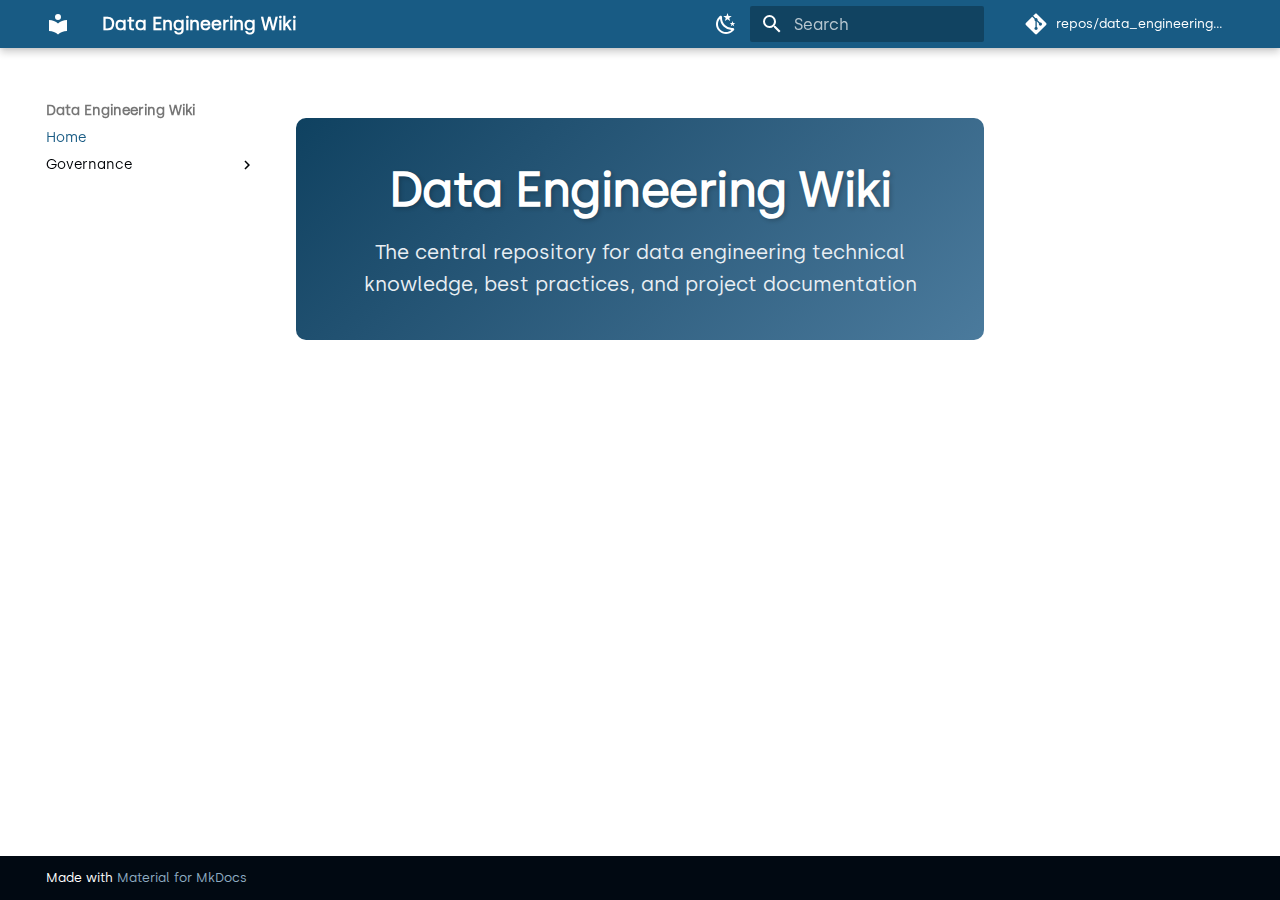
<file: index.html>
<!doctype html>
<html lang="en" class="no-js">
  <head>
    
      <meta charset="utf-8">
      <meta name="viewport" content="width=device-width,initial-scale=1">
      
        <meta name="description" content="This wiki site documents all data engineering designs, practices & processes.">
      
      
        <meta name="author" content="Oliver Boult">
      
      
      
      
        <link rel="next" href="wiki_governance/contribution_guidelines/">
      
      
        
      
      
      <link rel="icon" href="assets/images/favicon.png">
      <meta name="generator" content="mkdocs-1.6.1, mkdocs-material-9.7.1">
    
    
      
        <title>Data Engineering Wiki</title>
      
    
    
      <link rel="stylesheet" href="assets/stylesheets/main.484c7ddc.min.css">
      
        
        <link rel="stylesheet" href="assets/stylesheets/palette.ab4e12ef.min.css">
      
      


    
    
      
    
    
      
        
        
        <link rel="preconnect" href="https://fonts.gstatic.com" crossorigin>
        <link rel="stylesheet" href="https://fonts.googleapis.com/css?family=Roboto:300,300i,400,400i,700,700i%7CRoboto+Mono:400,400i,700,700i&display=fallback">
        <style>:root{--md-text-font:"Roboto";--md-code-font:"Roboto Mono"}</style>
      
    
    
      <link rel="stylesheet" href="styles/style.css">
    
    <script>__md_scope=new URL(".",location),__md_hash=e=>[...e].reduce(((e,_)=>(e<<5)-e+_.charCodeAt(0)),0),__md_get=(e,_=localStorage,t=__md_scope)=>JSON.parse(_.getItem(t.pathname+"."+e)),__md_set=(e,_,t=localStorage,a=__md_scope)=>{try{t.setItem(a.pathname+"."+e,JSON.stringify(_))}catch(e){}}</script>
    
      

    
    
  </head>
  
  
    
    
      
    
    
    
    
    <body dir="ltr" data-md-color-scheme="default" data-md-color-primary="custom" data-md-color-accent="custom">
  
    
    <input class="md-toggle" data-md-toggle="drawer" type="checkbox" id="__drawer" autocomplete="off">
    <input class="md-toggle" data-md-toggle="search" type="checkbox" id="__search" autocomplete="off">
    <label class="md-overlay" for="__drawer"></label>
    <div data-md-component="skip">
      
    </div>
    <div data-md-component="announce">
      
    </div>
    
    
      

  

<header class="md-header md-header--shadow" data-md-component="header">
  <nav class="md-header__inner md-grid" aria-label="Header">
    <a href="." title="Data Engineering Wiki" class="md-header__button md-logo" aria-label="Data Engineering Wiki" data-md-component="logo">
      
  
  <svg xmlns="http://www.w3.org/2000/svg" viewBox="0 0 24 24"><path d="M12 8a3 3 0 0 0 3-3 3 3 0 0 0-3-3 3 3 0 0 0-3 3 3 3 0 0 0 3 3m0 3.54C9.64 9.35 6.5 8 3 8v11c3.5 0 6.64 1.35 9 3.54 2.36-2.19 5.5-3.54 9-3.54V8c-3.5 0-6.64 1.35-9 3.54"/></svg>

    </a>
    <label class="md-header__button md-icon" for="__drawer">
      
      <svg xmlns="http://www.w3.org/2000/svg" viewBox="0 0 24 24"><path d="M3 6h18v2H3zm0 5h18v2H3zm0 5h18v2H3z"/></svg>
    </label>
    <div class="md-header__title" data-md-component="header-title">
      <div class="md-header__ellipsis">
        <div class="md-header__topic">
          <span class="md-ellipsis">
            Data Engineering Wiki
          </span>
        </div>
        <div class="md-header__topic" data-md-component="header-topic">
          <span class="md-ellipsis">
            
              Home
            
          </span>
        </div>
      </div>
    </div>
    
      
        <form class="md-header__option" data-md-component="palette">
  
    
    
    
    <input class="md-option" data-md-color-media="" data-md-color-scheme="default" data-md-color-primary="custom" data-md-color-accent="custom"  aria-label="Switch to dark mode"  type="radio" name="__palette" id="__palette_0">
    
      <label class="md-header__button md-icon" title="Switch to dark mode" for="__palette_1" hidden>
        <svg xmlns="http://www.w3.org/2000/svg" viewBox="0 0 24 24"><path d="m17.75 4.09-2.53 1.94.91 3.06-2.63-1.81-2.63 1.81.91-3.06-2.53-1.94L12.44 4l1.06-3 1.06 3zm3.5 6.91-1.64 1.25.59 1.98-1.7-1.17-1.7 1.17.59-1.98L15.75 11l2.06-.05L18.5 9l.69 1.95zm-2.28 4.95c.83-.08 1.72 1.1 1.19 1.85-.32.45-.66.87-1.08 1.27C15.17 23 8.84 23 4.94 19.07c-3.91-3.9-3.91-10.24 0-14.14.4-.4.82-.76 1.27-1.08.75-.53 1.93.36 1.85 1.19-.27 2.86.69 5.83 2.89 8.02a9.96 9.96 0 0 0 8.02 2.89m-1.64 2.02a12.08 12.08 0 0 1-7.8-3.47c-2.17-2.19-3.33-5-3.49-7.82-2.81 3.14-2.7 7.96.31 10.98 3.02 3.01 7.84 3.12 10.98.31"/></svg>
      </label>
    
  
    
    
    
    <input class="md-option" data-md-color-media="" data-md-color-scheme="slate" data-md-color-primary="custom" data-md-color-accent="custom"  aria-label="Switch to light mode"  type="radio" name="__palette" id="__palette_1">
    
      <label class="md-header__button md-icon" title="Switch to light mode" for="__palette_0" hidden>
        <svg xmlns="http://www.w3.org/2000/svg" viewBox="0 0 24 24"><path d="M12 7a5 5 0 0 1 5 5 5 5 0 0 1-5 5 5 5 0 0 1-5-5 5 5 0 0 1 5-5m0 2a3 3 0 0 0-3 3 3 3 0 0 0 3 3 3 3 0 0 0 3-3 3 3 0 0 0-3-3m0-7 2.39 3.42C13.65 5.15 12.84 5 12 5s-1.65.15-2.39.42zM3.34 7l4.16-.35A7.2 7.2 0 0 0 5.94 8.5c-.44.74-.69 1.5-.83 2.29zm.02 10 1.76-3.77a7.131 7.131 0 0 0 2.38 4.14zM20.65 7l-1.77 3.79a7.02 7.02 0 0 0-2.38-4.15zm-.01 10-4.14.36c.59-.51 1.12-1.14 1.54-1.86.42-.73.69-1.5.83-2.29zM12 22l-2.41-3.44c.74.27 1.55.44 2.41.44.82 0 1.63-.17 2.37-.44z"/></svg>
      </label>
    
  
</form>
      
    
    
      <script>var palette=__md_get("__palette");if(palette&&palette.color){if("(prefers-color-scheme)"===palette.color.media){var media=matchMedia("(prefers-color-scheme: light)"),input=document.querySelector(media.matches?"[data-md-color-media='(prefers-color-scheme: light)']":"[data-md-color-media='(prefers-color-scheme: dark)']");palette.color.media=input.getAttribute("data-md-color-media"),palette.color.scheme=input.getAttribute("data-md-color-scheme"),palette.color.primary=input.getAttribute("data-md-color-primary"),palette.color.accent=input.getAttribute("data-md-color-accent")}for(var[key,value]of Object.entries(palette.color))document.body.setAttribute("data-md-color-"+key,value)}</script>
    
    
    
      
      
        <label class="md-header__button md-icon" for="__search">
          
          <svg xmlns="http://www.w3.org/2000/svg" viewBox="0 0 24 24"><path d="M9.5 3A6.5 6.5 0 0 1 16 9.5c0 1.61-.59 3.09-1.56 4.23l.27.27h.79l5 5-1.5 1.5-5-5v-.79l-.27-.27A6.52 6.52 0 0 1 9.5 16 6.5 6.5 0 0 1 3 9.5 6.5 6.5 0 0 1 9.5 3m0 2C7 5 5 7 5 9.5S7 14 9.5 14 14 12 14 9.5 12 5 9.5 5"/></svg>
        </label>
        <div class="md-search" data-md-component="search" role="dialog">
  <label class="md-search__overlay" for="__search"></label>
  <div class="md-search__inner" role="search">
    <form class="md-search__form" name="search">
      <input type="text" class="md-search__input" name="query" aria-label="Search" placeholder="Search" autocapitalize="off" autocorrect="off" autocomplete="off" spellcheck="false" data-md-component="search-query" required>
      <label class="md-search__icon md-icon" for="__search">
        
        <svg xmlns="http://www.w3.org/2000/svg" viewBox="0 0 24 24"><path d="M9.5 3A6.5 6.5 0 0 1 16 9.5c0 1.61-.59 3.09-1.56 4.23l.27.27h.79l5 5-1.5 1.5-5-5v-.79l-.27-.27A6.52 6.52 0 0 1 9.5 16 6.5 6.5 0 0 1 3 9.5 6.5 6.5 0 0 1 9.5 3m0 2C7 5 5 7 5 9.5S7 14 9.5 14 14 12 14 9.5 12 5 9.5 5"/></svg>
        
        <svg xmlns="http://www.w3.org/2000/svg" viewBox="0 0 24 24"><path d="M20 11v2H8l5.5 5.5-1.42 1.42L4.16 12l7.92-7.92L13.5 5.5 8 11z"/></svg>
      </label>
      <nav class="md-search__options" aria-label="Search">
        
          <a href="javascript:void(0)" class="md-search__icon md-icon" title="Share" aria-label="Share" data-clipboard data-clipboard-text="" data-md-component="search-share" tabindex="-1">
            
            <svg xmlns="http://www.w3.org/2000/svg" viewBox="0 0 24 24"><path d="M18 16.08c-.76 0-1.44.3-1.96.77L8.91 12.7c.05-.23.09-.46.09-.7s-.04-.47-.09-.7l7.05-4.11c.54.5 1.25.81 2.04.81a3 3 0 0 0 3-3 3 3 0 0 0-3-3 3 3 0 0 0-3 3c0 .24.04.47.09.7L8.04 9.81C7.5 9.31 6.79 9 6 9a3 3 0 0 0-3 3 3 3 0 0 0 3 3c.79 0 1.5-.31 2.04-.81l7.12 4.15c-.05.21-.08.43-.08.66 0 1.61 1.31 2.91 2.92 2.91s2.92-1.3 2.92-2.91A2.92 2.92 0 0 0 18 16.08"/></svg>
          </a>
        
        <button type="reset" class="md-search__icon md-icon" title="Clear" aria-label="Clear" tabindex="-1">
          
          <svg xmlns="http://www.w3.org/2000/svg" viewBox="0 0 24 24"><path d="M19 6.41 17.59 5 12 10.59 6.41 5 5 6.41 10.59 12 5 17.59 6.41 19 12 13.41 17.59 19 19 17.59 13.41 12z"/></svg>
        </button>
      </nav>
      
        <div class="md-search__suggest" data-md-component="search-suggest"></div>
      
    </form>
    <div class="md-search__output">
      <div class="md-search__scrollwrap" tabindex="0" data-md-scrollfix>
        <div class="md-search-result" data-md-component="search-result">
          <div class="md-search-result__meta">
            Initializing search
          </div>
          <ol class="md-search-result__list" role="presentation"></ol>
        </div>
      </div>
    </div>
  </div>
</div>
      
    
    
      <div class="md-header__source">
        <a href="https://github.com/olivermboult/data_engineering_wiki" title="Go to repository" class="md-source" data-md-component="source">
  <div class="md-source__icon md-icon">
    
    <svg xmlns="http://www.w3.org/2000/svg" viewBox="0 0 448 512"><!--! Font Awesome Free 7.1.0 by @fontawesome - https://fontawesome.com License - https://fontawesome.com/license/free (Icons: CC BY 4.0, Fonts: SIL OFL 1.1, Code: MIT License) Copyright 2025 Fonticons, Inc.--><path d="M439.6 236.1 244 40.5c-5.4-5.5-12.8-8.5-20.4-8.5s-15 3-20.4 8.4L162.5 81l51.5 51.5c27.1-9.1 52.7 16.8 43.4 43.7l49.7 49.7c34.2-11.8 61.2 31 35.5 56.7-26.5 26.5-70.2-2.9-56-37.3L240.3 199v121.9c25.3 12.5 22.3 41.8 9.1 55-6.4 6.4-15.2 10.1-24.3 10.1s-17.8-3.6-24.3-10.1c-17.6-17.6-11.1-46.9 11.2-56v-123c-20.8-8.5-24.6-30.7-18.6-45L142.6 101 8.5 235.1C3 240.6 0 247.9 0 255.5s3 15 8.5 20.4l195.6 195.7c5.4 5.4 12.7 8.4 20.4 8.4s15-3 20.4-8.4l194.7-194.7c5.4-5.4 8.4-12.8 8.4-20.4s-3-15-8.4-20.4"/></svg>
  </div>
  <div class="md-source__repository">
    repos/data_engineering_wiki
  </div>
</a>
      </div>
    
  </nav>
  
</header>
    
    <div class="md-container" data-md-component="container">
      
      
        
          
        
      
      <main class="md-main" data-md-component="main">
        <div class="md-main__inner md-grid">
          
            
              
              <div class="md-sidebar md-sidebar--primary" data-md-component="sidebar" data-md-type="navigation" >
                <div class="md-sidebar__scrollwrap">
                  <div class="md-sidebar__inner">
                    



<nav class="md-nav md-nav--primary" aria-label="Navigation" data-md-level="0">
  <label class="md-nav__title" for="__drawer">
    <a href="." title="Data Engineering Wiki" class="md-nav__button md-logo" aria-label="Data Engineering Wiki" data-md-component="logo">
      
  
  <svg xmlns="http://www.w3.org/2000/svg" viewBox="0 0 24 24"><path d="M12 8a3 3 0 0 0 3-3 3 3 0 0 0-3-3 3 3 0 0 0-3 3 3 3 0 0 0 3 3m0 3.54C9.64 9.35 6.5 8 3 8v11c3.5 0 6.64 1.35 9 3.54 2.36-2.19 5.5-3.54 9-3.54V8c-3.5 0-6.64 1.35-9 3.54"/></svg>

    </a>
    Data Engineering Wiki
  </label>
  
    <div class="md-nav__source">
      <a href="https://github.com/olivermboult/data_engineering_wiki" title="Go to repository" class="md-source" data-md-component="source">
  <div class="md-source__icon md-icon">
    
    <svg xmlns="http://www.w3.org/2000/svg" viewBox="0 0 448 512"><!--! Font Awesome Free 7.1.0 by @fontawesome - https://fontawesome.com License - https://fontawesome.com/license/free (Icons: CC BY 4.0, Fonts: SIL OFL 1.1, Code: MIT License) Copyright 2025 Fonticons, Inc.--><path d="M439.6 236.1 244 40.5c-5.4-5.5-12.8-8.5-20.4-8.5s-15 3-20.4 8.4L162.5 81l51.5 51.5c27.1-9.1 52.7 16.8 43.4 43.7l49.7 49.7c34.2-11.8 61.2 31 35.5 56.7-26.5 26.5-70.2-2.9-56-37.3L240.3 199v121.9c25.3 12.5 22.3 41.8 9.1 55-6.4 6.4-15.2 10.1-24.3 10.1s-17.8-3.6-24.3-10.1c-17.6-17.6-11.1-46.9 11.2-56v-123c-20.8-8.5-24.6-30.7-18.6-45L142.6 101 8.5 235.1C3 240.6 0 247.9 0 255.5s3 15 8.5 20.4l195.6 195.7c5.4 5.4 12.7 8.4 20.4 8.4s15-3 20.4-8.4l194.7-194.7c5.4-5.4 8.4-12.8 8.4-20.4s-3-15-8.4-20.4"/></svg>
  </div>
  <div class="md-source__repository">
    repos/data_engineering_wiki
  </div>
</a>
    </div>
  
  <ul class="md-nav__list" data-md-scrollfix>
    
      
      
  
  
    
  
  
  
    <li class="md-nav__item md-nav__item--active">
      
      <input class="md-nav__toggle md-toggle" type="checkbox" id="__toc">
      
      
      
      <a href="." class="md-nav__link md-nav__link--active">
        
  
  
  <span class="md-ellipsis">
    
  
    Home
  

    
  </span>
  
  

      </a>
      
    </li>
  

    
      
      
  
  
  
  
    
    
    
    
    
    <li class="md-nav__item md-nav__item--nested">
      
        
        
        <input class="md-nav__toggle md-toggle " type="checkbox" id="__nav_2" >
        
          
          <label class="md-nav__link" for="__nav_2" id="__nav_2_label" tabindex="0">
            
  
  
  <span class="md-ellipsis">
    
  
    Governance
  

    
  </span>
  
  

            <span class="md-nav__icon md-icon"></span>
          </label>
        
        <nav class="md-nav" data-md-level="1" aria-labelledby="__nav_2_label" aria-expanded="false">
          <label class="md-nav__title" for="__nav_2">
            <span class="md-nav__icon md-icon"></span>
            
  
    Governance
  

          </label>
          <ul class="md-nav__list" data-md-scrollfix>
            
              
                
  
  
  
  
    <li class="md-nav__item">
      <a href="wiki_governance/contribution_guidelines/" class="md-nav__link">
        
  
  
  <span class="md-ellipsis">
    
  
    Contribution Guidelines
  

    
  </span>
  
  

      </a>
    </li>
  

              
            
              
                
  
  
  
  
    <li class="md-nav__item">
      <a href="wiki_governance/page_template/" class="md-nav__link">
        
  
  
  <span class="md-ellipsis">
    
  
    Page Template
  

    
  </span>
  
  

      </a>
    </li>
  

              
            
          </ul>
        </nav>
      
    </li>
  

    
  </ul>
</nav>
                  </div>
                </div>
              </div>
            
            
              
              <div class="md-sidebar md-sidebar--secondary" data-md-component="sidebar" data-md-type="toc" >
                <div class="md-sidebar__scrollwrap">
                  <div class="md-sidebar__inner">
                    

<nav class="md-nav md-nav--secondary" aria-label="Table of contents">
  
  
  
  
</nav>
                  </div>
                </div>
              </div>
            
          
          
            <div class="md-content" data-md-component="content">
              
              <article class="md-content__inner md-typeset">
                
                  


  
  


<div class="header">
  <h1>Data Engineering Wiki</h1>
  <p>The central repository for data engineering technical knowledge, best practices, and project documentation</p>
</div>












                
              </article>
            </div>
          
          
<script>var target=document.getElementById(location.hash.slice(1));target&&target.name&&(target.checked=target.name.startsWith("__tabbed_"))</script>
        </div>
        
          <button type="button" class="md-top md-icon" data-md-component="top" hidden>
  
  <svg xmlns="http://www.w3.org/2000/svg" viewBox="0 0 24 24"><path d="M13 20h-2V8l-5.5 5.5-1.42-1.42L12 4.16l7.92 7.92-1.42 1.42L13 8z"/></svg>
  Back to top
</button>
        
      </main>
      
        <footer class="md-footer">
  
  <div class="md-footer-meta md-typeset">
    <div class="md-footer-meta__inner md-grid">
      <div class="md-copyright">
  
  
    Made with
    <a href="https://squidfunk.github.io/mkdocs-material/" target="_blank" rel="noopener">
      Material for MkDocs
    </a>
  
</div>
      
    </div>
  </div>
</footer>
      
    </div>
    <div class="md-dialog" data-md-component="dialog">
      <div class="md-dialog__inner md-typeset"></div>
    </div>
    
      <div class="md-progress" data-md-component="progress" role="progressbar"></div>
    
    
    
      
      
      <script id="__config" type="application/json">{"annotate": null, "base": ".", "features": ["navigation.instant", "navigation.instant.progress", "navigation.tracking", "navigation.top", "toc.follow", "search.suggest", "search.highlight", "search.share", "header.autohide", "announce.dismiss"], "search": "assets/javascripts/workers/search.2c215733.min.js", "tags": null, "translations": {"clipboard.copied": "Copied to clipboard", "clipboard.copy": "Copy to clipboard", "search.result.more.one": "1 more on this page", "search.result.more.other": "# more on this page", "search.result.none": "No matching documents", "search.result.one": "1 matching document", "search.result.other": "# matching documents", "search.result.placeholder": "Type to start searching", "search.result.term.missing": "Missing", "select.version": "Select version"}, "version": null}</script>
    
    
      <script src="assets/javascripts/bundle.79ae519e.min.js"></script>
      
    
  </body>
</html>
</file>
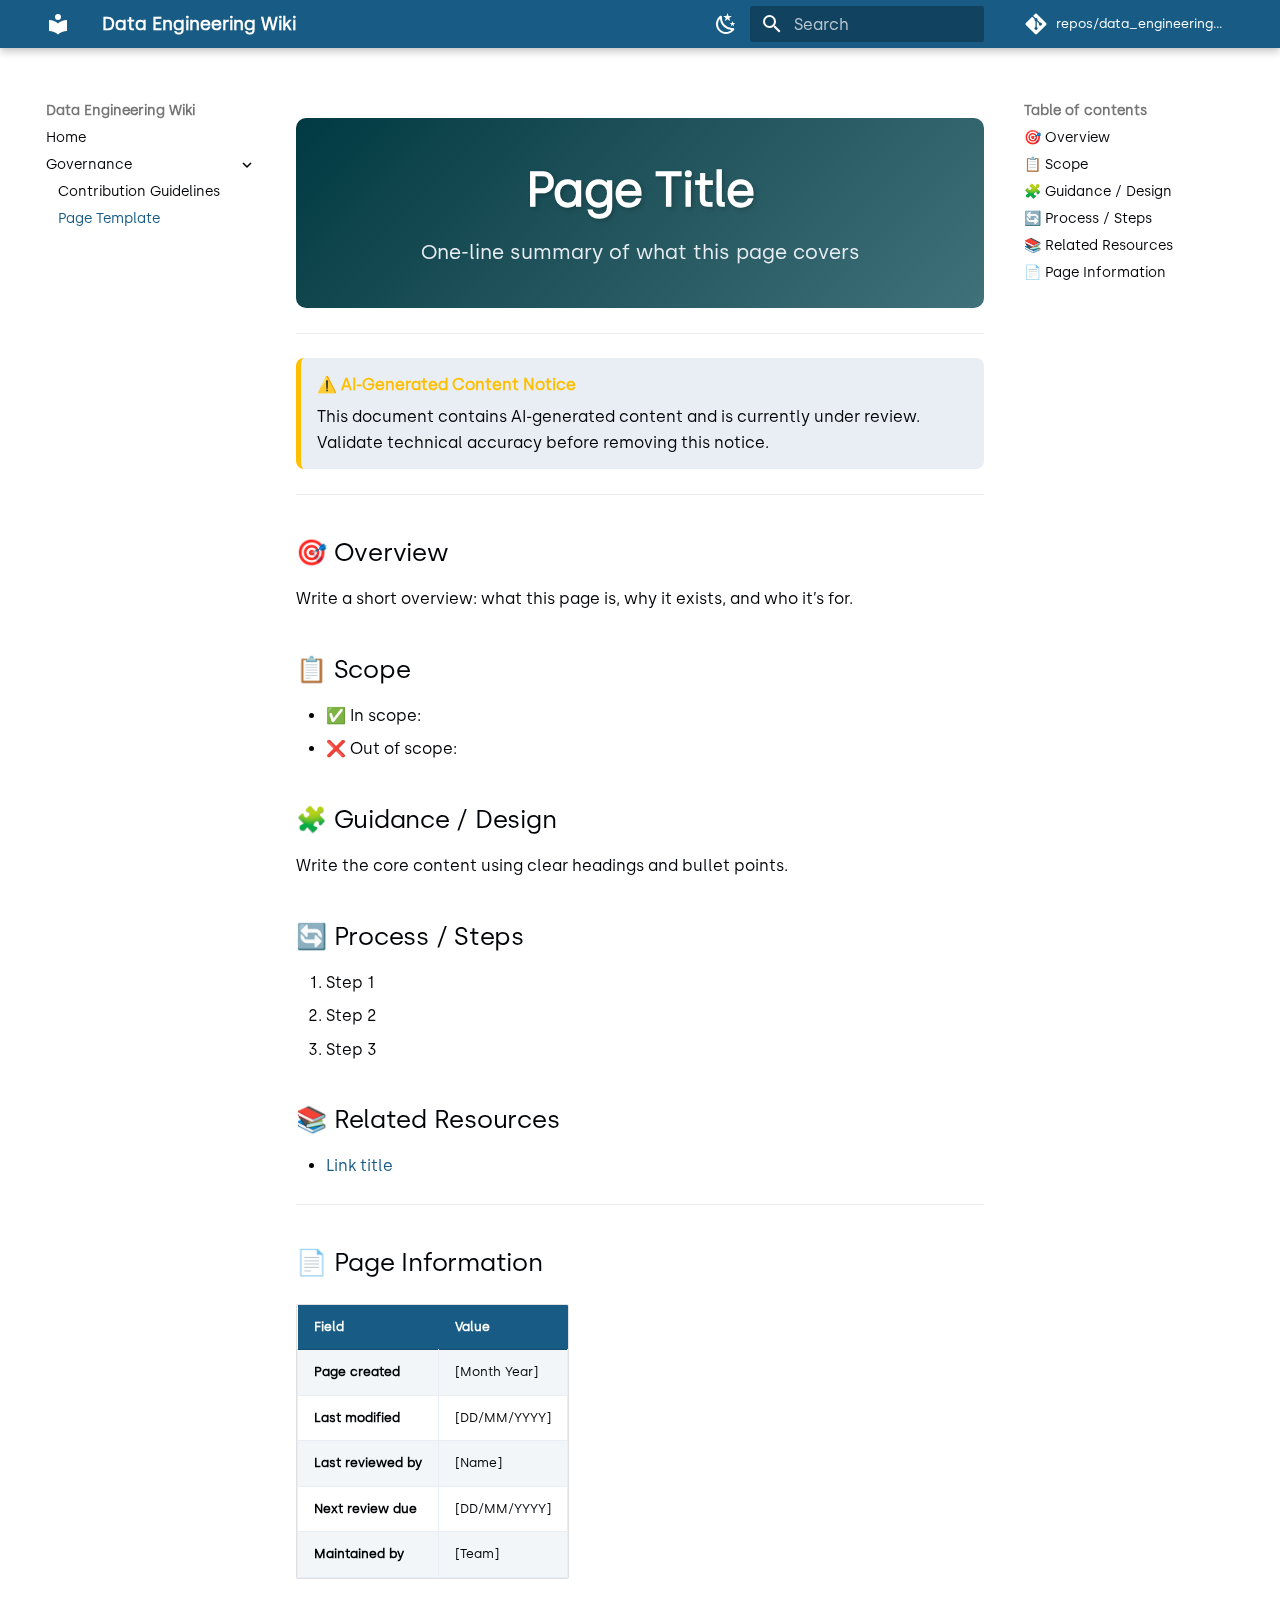
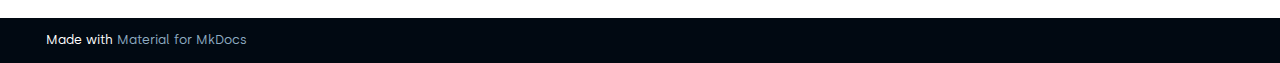
<file: wiki_governance/page_template/index.html>
<!doctype html>
<html lang="en" class="no-js">
  <head>
    
      <meta charset="utf-8">
      <meta name="viewport" content="width=device-width,initial-scale=1">
      
        <meta name="description" content="This wiki site documents all data engineering designs, practices & processes.">
      
      
        <meta name="author" content="Oliver Boult">
      
      
      
        <link rel="prev" href="../contribution_guidelines/">
      
      
      
        
      
      
      <link rel="icon" href="../../assets/images/favicon.png">
      <meta name="generator" content="mkdocs-1.6.1, mkdocs-material-9.7.1">
    
    
      
        <title>Page Template - Data Engineering Wiki</title>
      
    
    
      <link rel="stylesheet" href="../../assets/stylesheets/main.484c7ddc.min.css">
      
        
        <link rel="stylesheet" href="../../assets/stylesheets/palette.ab4e12ef.min.css">
      
      


    
    
      
    
    
      
        
        
        <link rel="preconnect" href="https://fonts.gstatic.com" crossorigin>
        <link rel="stylesheet" href="https://fonts.googleapis.com/css?family=Roboto:300,300i,400,400i,700,700i%7CRoboto+Mono:400,400i,700,700i&display=fallback">
        <style>:root{--md-text-font:"Roboto";--md-code-font:"Roboto Mono"}</style>
      
    
    
      <link rel="stylesheet" href="../../styles/style.css">
    
    <script>__md_scope=new URL("../..",location),__md_hash=e=>[...e].reduce(((e,_)=>(e<<5)-e+_.charCodeAt(0)),0),__md_get=(e,_=localStorage,t=__md_scope)=>JSON.parse(_.getItem(t.pathname+"."+e)),__md_set=(e,_,t=localStorage,a=__md_scope)=>{try{t.setItem(a.pathname+"."+e,JSON.stringify(_))}catch(e){}}</script>
    
      

    
    
  </head>
  
  
    
    
      
    
    
    
    
    <body dir="ltr" data-md-color-scheme="default" data-md-color-primary="custom" data-md-color-accent="custom">
  
    
    <input class="md-toggle" data-md-toggle="drawer" type="checkbox" id="__drawer" autocomplete="off">
    <input class="md-toggle" data-md-toggle="search" type="checkbox" id="__search" autocomplete="off">
    <label class="md-overlay" for="__drawer"></label>
    <div data-md-component="skip">
      
        
        <a href="#overview" class="md-skip">
          Skip to content
        </a>
      
    </div>
    <div data-md-component="announce">
      
    </div>
    
    
      

  

<header class="md-header md-header--shadow" data-md-component="header">
  <nav class="md-header__inner md-grid" aria-label="Header">
    <a href="../.." title="Data Engineering Wiki" class="md-header__button md-logo" aria-label="Data Engineering Wiki" data-md-component="logo">
      
  
  <svg xmlns="http://www.w3.org/2000/svg" viewBox="0 0 24 24"><path d="M12 8a3 3 0 0 0 3-3 3 3 0 0 0-3-3 3 3 0 0 0-3 3 3 3 0 0 0 3 3m0 3.54C9.64 9.35 6.5 8 3 8v11c3.5 0 6.64 1.35 9 3.54 2.36-2.19 5.5-3.54 9-3.54V8c-3.5 0-6.64 1.35-9 3.54"/></svg>

    </a>
    <label class="md-header__button md-icon" for="__drawer">
      
      <svg xmlns="http://www.w3.org/2000/svg" viewBox="0 0 24 24"><path d="M3 6h18v2H3zm0 5h18v2H3zm0 5h18v2H3z"/></svg>
    </label>
    <div class="md-header__title" data-md-component="header-title">
      <div class="md-header__ellipsis">
        <div class="md-header__topic">
          <span class="md-ellipsis">
            Data Engineering Wiki
          </span>
        </div>
        <div class="md-header__topic" data-md-component="header-topic">
          <span class="md-ellipsis">
            
              Page Template
            
          </span>
        </div>
      </div>
    </div>
    
      
        <form class="md-header__option" data-md-component="palette">
  
    
    
    
    <input class="md-option" data-md-color-media="" data-md-color-scheme="default" data-md-color-primary="custom" data-md-color-accent="custom"  aria-label="Switch to dark mode"  type="radio" name="__palette" id="__palette_0">
    
      <label class="md-header__button md-icon" title="Switch to dark mode" for="__palette_1" hidden>
        <svg xmlns="http://www.w3.org/2000/svg" viewBox="0 0 24 24"><path d="m17.75 4.09-2.53 1.94.91 3.06-2.63-1.81-2.63 1.81.91-3.06-2.53-1.94L12.44 4l1.06-3 1.06 3zm3.5 6.91-1.64 1.25.59 1.98-1.7-1.17-1.7 1.17.59-1.98L15.75 11l2.06-.05L18.5 9l.69 1.95zm-2.28 4.95c.83-.08 1.72 1.1 1.19 1.85-.32.45-.66.87-1.08 1.27C15.17 23 8.84 23 4.94 19.07c-3.91-3.9-3.91-10.24 0-14.14.4-.4.82-.76 1.27-1.08.75-.53 1.93.36 1.85 1.19-.27 2.86.69 5.83 2.89 8.02a9.96 9.96 0 0 0 8.02 2.89m-1.64 2.02a12.08 12.08 0 0 1-7.8-3.47c-2.17-2.19-3.33-5-3.49-7.82-2.81 3.14-2.7 7.96.31 10.98 3.02 3.01 7.84 3.12 10.98.31"/></svg>
      </label>
    
  
    
    
    
    <input class="md-option" data-md-color-media="" data-md-color-scheme="slate" data-md-color-primary="custom" data-md-color-accent="custom"  aria-label="Switch to light mode"  type="radio" name="__palette" id="__palette_1">
    
      <label class="md-header__button md-icon" title="Switch to light mode" for="__palette_0" hidden>
        <svg xmlns="http://www.w3.org/2000/svg" viewBox="0 0 24 24"><path d="M12 7a5 5 0 0 1 5 5 5 5 0 0 1-5 5 5 5 0 0 1-5-5 5 5 0 0 1 5-5m0 2a3 3 0 0 0-3 3 3 3 0 0 0 3 3 3 3 0 0 0 3-3 3 3 0 0 0-3-3m0-7 2.39 3.42C13.65 5.15 12.84 5 12 5s-1.65.15-2.39.42zM3.34 7l4.16-.35A7.2 7.2 0 0 0 5.94 8.5c-.44.74-.69 1.5-.83 2.29zm.02 10 1.76-3.77a7.131 7.131 0 0 0 2.38 4.14zM20.65 7l-1.77 3.79a7.02 7.02 0 0 0-2.38-4.15zm-.01 10-4.14.36c.59-.51 1.12-1.14 1.54-1.86.42-.73.69-1.5.83-2.29zM12 22l-2.41-3.44c.74.27 1.55.44 2.41.44.82 0 1.63-.17 2.37-.44z"/></svg>
      </label>
    
  
</form>
      
    
    
      <script>var palette=__md_get("__palette");if(palette&&palette.color){if("(prefers-color-scheme)"===palette.color.media){var media=matchMedia("(prefers-color-scheme: light)"),input=document.querySelector(media.matches?"[data-md-color-media='(prefers-color-scheme: light)']":"[data-md-color-media='(prefers-color-scheme: dark)']");palette.color.media=input.getAttribute("data-md-color-media"),palette.color.scheme=input.getAttribute("data-md-color-scheme"),palette.color.primary=input.getAttribute("data-md-color-primary"),palette.color.accent=input.getAttribute("data-md-color-accent")}for(var[key,value]of Object.entries(palette.color))document.body.setAttribute("data-md-color-"+key,value)}</script>
    
    
    
      
      
        <label class="md-header__button md-icon" for="__search">
          
          <svg xmlns="http://www.w3.org/2000/svg" viewBox="0 0 24 24"><path d="M9.5 3A6.5 6.5 0 0 1 16 9.5c0 1.61-.59 3.09-1.56 4.23l.27.27h.79l5 5-1.5 1.5-5-5v-.79l-.27-.27A6.52 6.52 0 0 1 9.5 16 6.5 6.5 0 0 1 3 9.5 6.5 6.5 0 0 1 9.5 3m0 2C7 5 5 7 5 9.5S7 14 9.5 14 14 12 14 9.5 12 5 9.5 5"/></svg>
        </label>
        <div class="md-search" data-md-component="search" role="dialog">
  <label class="md-search__overlay" for="__search"></label>
  <div class="md-search__inner" role="search">
    <form class="md-search__form" name="search">
      <input type="text" class="md-search__input" name="query" aria-label="Search" placeholder="Search" autocapitalize="off" autocorrect="off" autocomplete="off" spellcheck="false" data-md-component="search-query" required>
      <label class="md-search__icon md-icon" for="__search">
        
        <svg xmlns="http://www.w3.org/2000/svg" viewBox="0 0 24 24"><path d="M9.5 3A6.5 6.5 0 0 1 16 9.5c0 1.61-.59 3.09-1.56 4.23l.27.27h.79l5 5-1.5 1.5-5-5v-.79l-.27-.27A6.52 6.52 0 0 1 9.5 16 6.5 6.5 0 0 1 3 9.5 6.5 6.5 0 0 1 9.5 3m0 2C7 5 5 7 5 9.5S7 14 9.5 14 14 12 14 9.5 12 5 9.5 5"/></svg>
        
        <svg xmlns="http://www.w3.org/2000/svg" viewBox="0 0 24 24"><path d="M20 11v2H8l5.5 5.5-1.42 1.42L4.16 12l7.92-7.92L13.5 5.5 8 11z"/></svg>
      </label>
      <nav class="md-search__options" aria-label="Search">
        
          <a href="javascript:void(0)" class="md-search__icon md-icon" title="Share" aria-label="Share" data-clipboard data-clipboard-text="" data-md-component="search-share" tabindex="-1">
            
            <svg xmlns="http://www.w3.org/2000/svg" viewBox="0 0 24 24"><path d="M18 16.08c-.76 0-1.44.3-1.96.77L8.91 12.7c.05-.23.09-.46.09-.7s-.04-.47-.09-.7l7.05-4.11c.54.5 1.25.81 2.04.81a3 3 0 0 0 3-3 3 3 0 0 0-3-3 3 3 0 0 0-3 3c0 .24.04.47.09.7L8.04 9.81C7.5 9.31 6.79 9 6 9a3 3 0 0 0-3 3 3 3 0 0 0 3 3c.79 0 1.5-.31 2.04-.81l7.12 4.15c-.05.21-.08.43-.08.66 0 1.61 1.31 2.91 2.92 2.91s2.92-1.3 2.92-2.91A2.92 2.92 0 0 0 18 16.08"/></svg>
          </a>
        
        <button type="reset" class="md-search__icon md-icon" title="Clear" aria-label="Clear" tabindex="-1">
          
          <svg xmlns="http://www.w3.org/2000/svg" viewBox="0 0 24 24"><path d="M19 6.41 17.59 5 12 10.59 6.41 5 5 6.41 10.59 12 5 17.59 6.41 19 12 13.41 17.59 19 19 17.59 13.41 12z"/></svg>
        </button>
      </nav>
      
        <div class="md-search__suggest" data-md-component="search-suggest"></div>
      
    </form>
    <div class="md-search__output">
      <div class="md-search__scrollwrap" tabindex="0" data-md-scrollfix>
        <div class="md-search-result" data-md-component="search-result">
          <div class="md-search-result__meta">
            Initializing search
          </div>
          <ol class="md-search-result__list" role="presentation"></ol>
        </div>
      </div>
    </div>
  </div>
</div>
      
    
    
      <div class="md-header__source">
        <a href="https://github.com/olivermboult/data_engineering_wiki" title="Go to repository" class="md-source" data-md-component="source">
  <div class="md-source__icon md-icon">
    
    <svg xmlns="http://www.w3.org/2000/svg" viewBox="0 0 448 512"><!--! Font Awesome Free 7.1.0 by @fontawesome - https://fontawesome.com License - https://fontawesome.com/license/free (Icons: CC BY 4.0, Fonts: SIL OFL 1.1, Code: MIT License) Copyright 2025 Fonticons, Inc.--><path d="M439.6 236.1 244 40.5c-5.4-5.5-12.8-8.5-20.4-8.5s-15 3-20.4 8.4L162.5 81l51.5 51.5c27.1-9.1 52.7 16.8 43.4 43.7l49.7 49.7c34.2-11.8 61.2 31 35.5 56.7-26.5 26.5-70.2-2.9-56-37.3L240.3 199v121.9c25.3 12.5 22.3 41.8 9.1 55-6.4 6.4-15.2 10.1-24.3 10.1s-17.8-3.6-24.3-10.1c-17.6-17.6-11.1-46.9 11.2-56v-123c-20.8-8.5-24.6-30.7-18.6-45L142.6 101 8.5 235.1C3 240.6 0 247.9 0 255.5s3 15 8.5 20.4l195.6 195.7c5.4 5.4 12.7 8.4 20.4 8.4s15-3 20.4-8.4l194.7-194.7c5.4-5.4 8.4-12.8 8.4-20.4s-3-15-8.4-20.4"/></svg>
  </div>
  <div class="md-source__repository">
    repos/data_engineering_wiki
  </div>
</a>
      </div>
    
  </nav>
  
</header>
    
    <div class="md-container" data-md-component="container">
      
      
        
          
        
      
      <main class="md-main" data-md-component="main">
        <div class="md-main__inner md-grid">
          
            
              
              <div class="md-sidebar md-sidebar--primary" data-md-component="sidebar" data-md-type="navigation" >
                <div class="md-sidebar__scrollwrap">
                  <div class="md-sidebar__inner">
                    



<nav class="md-nav md-nav--primary" aria-label="Navigation" data-md-level="0">
  <label class="md-nav__title" for="__drawer">
    <a href="../.." title="Data Engineering Wiki" class="md-nav__button md-logo" aria-label="Data Engineering Wiki" data-md-component="logo">
      
  
  <svg xmlns="http://www.w3.org/2000/svg" viewBox="0 0 24 24"><path d="M12 8a3 3 0 0 0 3-3 3 3 0 0 0-3-3 3 3 0 0 0-3 3 3 3 0 0 0 3 3m0 3.54C9.64 9.35 6.5 8 3 8v11c3.5 0 6.64 1.35 9 3.54 2.36-2.19 5.5-3.54 9-3.54V8c-3.5 0-6.64 1.35-9 3.54"/></svg>

    </a>
    Data Engineering Wiki
  </label>
  
    <div class="md-nav__source">
      <a href="https://github.com/olivermboult/data_engineering_wiki" title="Go to repository" class="md-source" data-md-component="source">
  <div class="md-source__icon md-icon">
    
    <svg xmlns="http://www.w3.org/2000/svg" viewBox="0 0 448 512"><!--! Font Awesome Free 7.1.0 by @fontawesome - https://fontawesome.com License - https://fontawesome.com/license/free (Icons: CC BY 4.0, Fonts: SIL OFL 1.1, Code: MIT License) Copyright 2025 Fonticons, Inc.--><path d="M439.6 236.1 244 40.5c-5.4-5.5-12.8-8.5-20.4-8.5s-15 3-20.4 8.4L162.5 81l51.5 51.5c27.1-9.1 52.7 16.8 43.4 43.7l49.7 49.7c34.2-11.8 61.2 31 35.5 56.7-26.5 26.5-70.2-2.9-56-37.3L240.3 199v121.9c25.3 12.5 22.3 41.8 9.1 55-6.4 6.4-15.2 10.1-24.3 10.1s-17.8-3.6-24.3-10.1c-17.6-17.6-11.1-46.9 11.2-56v-123c-20.8-8.5-24.6-30.7-18.6-45L142.6 101 8.5 235.1C3 240.6 0 247.9 0 255.5s3 15 8.5 20.4l195.6 195.7c5.4 5.4 12.7 8.4 20.4 8.4s15-3 20.4-8.4l194.7-194.7c5.4-5.4 8.4-12.8 8.4-20.4s-3-15-8.4-20.4"/></svg>
  </div>
  <div class="md-source__repository">
    repos/data_engineering_wiki
  </div>
</a>
    </div>
  
  <ul class="md-nav__list" data-md-scrollfix>
    
      
      
  
  
  
  
    <li class="md-nav__item">
      <a href="../.." class="md-nav__link">
        
  
  
  <span class="md-ellipsis">
    
  
    Home
  

    
  </span>
  
  

      </a>
    </li>
  

    
      
      
  
  
    
  
  
  
    
    
    
    
    
    <li class="md-nav__item md-nav__item--active md-nav__item--nested">
      
        
        
        <input class="md-nav__toggle md-toggle " type="checkbox" id="__nav_2" checked>
        
          
          <label class="md-nav__link" for="__nav_2" id="__nav_2_label" tabindex="0">
            
  
  
  <span class="md-ellipsis">
    
  
    Governance
  

    
  </span>
  
  

            <span class="md-nav__icon md-icon"></span>
          </label>
        
        <nav class="md-nav" data-md-level="1" aria-labelledby="__nav_2_label" aria-expanded="true">
          <label class="md-nav__title" for="__nav_2">
            <span class="md-nav__icon md-icon"></span>
            
  
    Governance
  

          </label>
          <ul class="md-nav__list" data-md-scrollfix>
            
              
                
  
  
  
  
    <li class="md-nav__item">
      <a href="../contribution_guidelines/" class="md-nav__link">
        
  
  
  <span class="md-ellipsis">
    
  
    Contribution Guidelines
  

    
  </span>
  
  

      </a>
    </li>
  

              
            
              
                
  
  
    
  
  
  
    <li class="md-nav__item md-nav__item--active">
      
      <input class="md-nav__toggle md-toggle" type="checkbox" id="__toc">
      
      
      
        <label class="md-nav__link md-nav__link--active" for="__toc">
          
  
  
  <span class="md-ellipsis">
    
  
    Page Template
  

    
  </span>
  
  

          <span class="md-nav__icon md-icon"></span>
        </label>
      
      <a href="./" class="md-nav__link md-nav__link--active">
        
  
  
  <span class="md-ellipsis">
    
  
    Page Template
  

    
  </span>
  
  

      </a>
      
        

<nav class="md-nav md-nav--secondary" aria-label="Table of contents">
  
  
  
  
    <label class="md-nav__title" for="__toc">
      <span class="md-nav__icon md-icon"></span>
      Table of contents
    </label>
    <ul class="md-nav__list" data-md-component="toc" data-md-scrollfix>
      
        <li class="md-nav__item">
  <a href="#overview" class="md-nav__link">
    <span class="md-ellipsis">
      
        🎯 Overview
      
    </span>
  </a>
  
</li>
      
        <li class="md-nav__item">
  <a href="#scope" class="md-nav__link">
    <span class="md-ellipsis">
      
        📋 Scope
      
    </span>
  </a>
  
</li>
      
        <li class="md-nav__item">
  <a href="#guidance-design" class="md-nav__link">
    <span class="md-ellipsis">
      
        🧩 Guidance / Design
      
    </span>
  </a>
  
</li>
      
        <li class="md-nav__item">
  <a href="#process-steps" class="md-nav__link">
    <span class="md-ellipsis">
      
        🔄 Process / Steps
      
    </span>
  </a>
  
</li>
      
        <li class="md-nav__item">
  <a href="#related-resources" class="md-nav__link">
    <span class="md-ellipsis">
      
        📚 Related Resources
      
    </span>
  </a>
  
</li>
      
        <li class="md-nav__item">
  <a href="#page-information" class="md-nav__link">
    <span class="md-ellipsis">
      
        📄 Page Information
      
    </span>
  </a>
  
</li>
      
    </ul>
  
</nav>
      
    </li>
  

              
            
          </ul>
        </nav>
      
    </li>
  

    
  </ul>
</nav>
                  </div>
                </div>
              </div>
            
            
              
              <div class="md-sidebar md-sidebar--secondary" data-md-component="sidebar" data-md-type="toc" >
                <div class="md-sidebar__scrollwrap">
                  <div class="md-sidebar__inner">
                    

<nav class="md-nav md-nav--secondary" aria-label="Table of contents">
  
  
  
  
    <label class="md-nav__title" for="__toc">
      <span class="md-nav__icon md-icon"></span>
      Table of contents
    </label>
    <ul class="md-nav__list" data-md-component="toc" data-md-scrollfix>
      
        <li class="md-nav__item">
  <a href="#overview" class="md-nav__link">
    <span class="md-ellipsis">
      
        🎯 Overview
      
    </span>
  </a>
  
</li>
      
        <li class="md-nav__item">
  <a href="#scope" class="md-nav__link">
    <span class="md-ellipsis">
      
        📋 Scope
      
    </span>
  </a>
  
</li>
      
        <li class="md-nav__item">
  <a href="#guidance-design" class="md-nav__link">
    <span class="md-ellipsis">
      
        🧩 Guidance / Design
      
    </span>
  </a>
  
</li>
      
        <li class="md-nav__item">
  <a href="#process-steps" class="md-nav__link">
    <span class="md-ellipsis">
      
        🔄 Process / Steps
      
    </span>
  </a>
  
</li>
      
        <li class="md-nav__item">
  <a href="#related-resources" class="md-nav__link">
    <span class="md-ellipsis">
      
        📚 Related Resources
      
    </span>
  </a>
  
</li>
      
        <li class="md-nav__item">
  <a href="#page-information" class="md-nav__link">
    <span class="md-ellipsis">
      
        📄 Page Information
      
    </span>
  </a>
  
</li>
      
    </ul>
  
</nav>
                  </div>
                </div>
              </div>
            
          
          
            <div class="md-content" data-md-component="content">
              
              <article class="md-content__inner md-typeset">
                
                  


  
  


<div class="header header--wiki-guide">
  <h1>Page Title</h1>
  <p>One-line summary of what this page covers</p>
</div>

<hr />
<div class="callout callout--warning">
  <p class="callout__title">⚠️ AI-Generated Content Notice</p>
  <p class="callout__body">This document contains AI-generated content and is currently under review. Validate technical accuracy before removing this notice.</p>
</div>

<hr />
<h2 id="overview">🎯 Overview</h2>
<p>Write a short overview: what this page is, why it exists, and who it’s for.</p>
<h2 id="scope">📋 Scope</h2>
<ul>
<li>✅ In scope:</li>
<li>❌ Out of scope:</li>
</ul>
<h2 id="guidance-design">🧩 Guidance / Design</h2>
<p>Write the core content using clear headings and bullet points.</p>
<h2 id="process-steps">🔄 Process / Steps</h2>
<ol>
<li>Step 1</li>
<li>Step 2</li>
<li>Step 3</li>
</ol>
<h2 id="related-resources">📚 Related Resources</h2>
<ul>
<li><a href="../../">Link title</a></li>
</ul>
<hr />
<h2 id="page-information">📄 Page Information</h2>
<div class="page-meta">
  <table>
    <tr>
      <th>Field</th>
      <th>Value</th>
    </tr>
    <tr>
      <td><strong>Page created</strong></td>
      <td>[Month Year]</td>
    </tr>
    <tr>
      <td><strong>Last modified</strong></td>
      <td>[DD/MM/YYYY]</td>
    </tr>
    <tr>
      <td><strong>Last reviewed by</strong></td>
      <td>[Name]</td>
    </tr>
    <tr>
      <td><strong>Next review due</strong></td>
      <td>[DD/MM/YYYY]</td>
    </tr>
    <tr>
      <td><strong>Maintained by</strong></td>
      <td>[Team]</td>
    </tr>
  </table>
</div>












                
              </article>
            </div>
          
          
<script>var target=document.getElementById(location.hash.slice(1));target&&target.name&&(target.checked=target.name.startsWith("__tabbed_"))</script>
        </div>
        
          <button type="button" class="md-top md-icon" data-md-component="top" hidden>
  
  <svg xmlns="http://www.w3.org/2000/svg" viewBox="0 0 24 24"><path d="M13 20h-2V8l-5.5 5.5-1.42-1.42L12 4.16l7.92 7.92-1.42 1.42L13 8z"/></svg>
  Back to top
</button>
        
      </main>
      
        <footer class="md-footer">
  
  <div class="md-footer-meta md-typeset">
    <div class="md-footer-meta__inner md-grid">
      <div class="md-copyright">
  
  
    Made with
    <a href="https://squidfunk.github.io/mkdocs-material/" target="_blank" rel="noopener">
      Material for MkDocs
    </a>
  
</div>
      
    </div>
  </div>
</footer>
      
    </div>
    <div class="md-dialog" data-md-component="dialog">
      <div class="md-dialog__inner md-typeset"></div>
    </div>
    
      <div class="md-progress" data-md-component="progress" role="progressbar"></div>
    
    
    
      
      
      <script id="__config" type="application/json">{"annotate": null, "base": "../..", "features": ["navigation.instant", "navigation.instant.progress", "navigation.tracking", "navigation.top", "toc.follow", "search.suggest", "search.highlight", "search.share", "header.autohide", "announce.dismiss"], "search": "../../assets/javascripts/workers/search.2c215733.min.js", "tags": null, "translations": {"clipboard.copied": "Copied to clipboard", "clipboard.copy": "Copy to clipboard", "search.result.more.one": "1 more on this page", "search.result.more.other": "# more on this page", "search.result.none": "No matching documents", "search.result.one": "1 matching document", "search.result.other": "# matching documents", "search.result.placeholder": "Type to start searching", "search.result.term.missing": "Missing", "select.version": "Select version"}, "version": null}</script>
    
    
      <script src="../../assets/javascripts/bundle.79ae519e.min.js"></script>
      
    
  </body>
</html>
</file>
<file: styles/style.css>
/* 
------------------------------
  Wiki Fonts
------------------------------ 
*/

@font-face {
  font-family: "Silka";
  src: url("../fonts/Silka-Regular.otf") format("opentype");
  font-weight: 400;
  font-style: normal;
}

/* Material for MkDocs font hooks */
:root {
  --md-text-font: "Silka", sans-serif;
  --md-header-font: "Silka", sans-serif;
  --md-code-font: "Roboto Mono", monospace;
}

/* 
------------------------------
  Wiki Colours
------------------------------ 
*/

:root {
  /* Main Colours */
  --wiki-inidgo: #185B84;
  --wiki-bleu: #0395FA;
  --wiki-midnight-green: #00515C;
  --wiki-persian-green: #1DAB98;
  --wiki-emerald: #00D987;
  --wiki-tea-green: #B4F9CD;
  --wiki-mustard: #FFDE83;
  --wiki-mexican-pink: #DC0D7F;

  /* Inidigo - Darker variants*/
  --wiki-inidgo-10-d: color-mix(in oklab, var(--wiki-inidgo), black 10%);
  --wiki-inidgo-20-d: color-mix(in oklab, var(--wiki-inidgo), black 20%);
  --wiki-inidgo-30-d: color-mix(in oklab, var(--wiki-inidgo), black 30%);
  --wiki-inidgo-40-d: color-mix(in oklab, var(--wiki-inidgo), black 40%);
  --wiki-inidgo-50-d: color-mix(in oklab, var(--wiki-inidgo), black 50%);
  --wiki-inidgo-60-d: color-mix(in oklab, var(--wiki-inidgo), black 60%);
  --wiki-inidgo-70-d: color-mix(in oklab, var(--wiki-inidgo), black 70%);
  --wiki-inidgo-80-d: color-mix(in oklab, var(--wiki-inidgo), black 80%);
  --wiki-inidgo-90-d: color-mix(in oklab, var(--wiki-inidgo), black 90%);
  /* Inidgo - Lighter variants*/
  --wiki-inidgo-10-l: color-mix(in oklab, var(--wiki-inidgo), white 10%);
  --wiki-inidgo-20-l: color-mix(in oklab, var(--wiki-inidgo), white 20%);
  --wiki-inidgo-30-l: color-mix(in oklab, var(--wiki-inidgo), white 30%);
  --wiki-inidgo-40-l: color-mix(in oklab, var(--wiki-inidgo), white 40%);
  --wiki-inidgo-50-l: color-mix(in oklab, var(--wiki-inidgo), white 50%);
  --wiki-inidgo-60-l: color-mix(in oklab, var(--wiki-inidgo), white 60%);
  --wiki-inidgo-70-l: color-mix(in oklab, var(--wiki-inidgo), white 70%);
  --wiki-inidgo-90-l: color-mix(in oklab, var(--wiki-inidgo), white 90%);
  --wiki-inidgo-95-l: color-mix(in oklab, var(--wiki-inidgo), white 95%);

  /* Bleu - Darker variants*/
  --wiki-bleu-50-d: color-mix(in oklab, var(--wiki-bleu), black 50%);
  /* Bleu - Lighter variants*/
  --wiki-bleu-50-l: color-mix(in oklab, var(--wiki-bleu), white 50%);

  /* Midnight Green - Darker variants*/
  --wiki-midnight-green-20-d: color-mix(in oklab, var(--wiki-midnight-green), black 20%);
  /* Midnight Green - Lighter variants*/
  --wiki-midnight-green-20-l: color-mix(in oklab, var(--wiki-midnight-green), white 20%);

  /* Tea Green - Darker variants*/
  --wiki-tea-green-50-d: color-mix(in oklab, var(--wiki-tea-green), black 50%);
  /* Tea Green - Lighter variants*/
  --wiki-tea-green-50-l: color-mix(in oklab, var(--wiki-tea-green), white 50%);

  /* RAG Colours */
  --wiki-red: #D2222D;
  --wiki-amber: #FFBF00;
  --wiki-green: #238823;

  /* Other Colours */
  --wiki-white: #FFFFFF;
  --wiki-black: #000000;
  --wiki-inidgo-background: hsl(from var(--wiki-inidgo) h calc(s * 0.35) calc(l * 0.45));
  --wiki-inidgo-code-background: hsl(from var(--wiki-inidgo) h calc(s * 0.45) calc(l * 0.55));
}

/*
------------------------------
  Material Theme Overrides
  (Light mode / default)
------------------------------
*/

[data-md-color-scheme="default"] {
  /* Primary */
  --md-primary-fg-color: var(--wiki-inidgo);
  --md-primary-fg-color--light: var(--wiki-green);
  --md-primary-fg-color--dark: var(--wiki-amber);
  --md-primary-bg-color: var(--wiki-white);

  /* Accent */
  --md-accent-fg-color: var(--wiki-amber);
  --md-accent-fg-color--transparent: var(--wiki-inidgo-90-l);
  --md-accent-bg-color: var(--wiki-white);
  --md-accent-bg-color--light: var(--wiki-green);

  /* Typography & links */
  --md-typeset-color: var(--wiki-inidgo-80-d);
  --md-typeset-a-color: var(--wiki-inidgo);
  --md-typeset-a-color--hover: var(--wiki-green);

  /* Code */
  --md-code-bg-color: var(--wiki-inidgo-90-l);
  --md-code-fg-color: var(--wiki-inidgo-60-d);

  /* Footer */
  --md-footer-bg-color: var(--wiki-inidgo);
  --md-footer-bg-color--dark: var(--wiki-inidgo-70-d);
  --md-footer-fg-color: var(--wiki-amber);
  --md-footer-fg-color--light: var(--wiki-inidgo-50-l);
  --md-footer-fg-color--lighter: var(--wiki-white);

  /* Background */
  --md-default-bg-color: var(--wiki-white);
  --md-default-fg-color: var(--wiki-inidgo-50-d);
}

/*
------------------------------
  Material Theme Overrides
  (Dark mode / slate)
------------------------------
*/

[data-md-color-scheme="slate"] {
  /* Primary */
  --md-primary-fg-color: var(--wiki-inidgo);
  --md-primary-fg-color--light: var(--wiki-green);
  --md-primary-fg-color--dark: var(--wiki-amber);
  --md-primary-bg-color: var(--wiki-white);

  /* Accent */
  --md-accent-fg-color: var(--wiki-amber);
  --md-accent-fg-color--transparent: var(--wiki-inidgo-code-background);
  --md-accent-bg-color: var(--wiki-white);
  --md-accent-bg-color--light: var(--wiki-green);

  /* Typography & links */
  --md-typeset-color: var(--wiki-white);
  --md-typeset-a-color: var(--wiki-inidgo-50-l);

  /* Code */
  --md-code-bg-color: var(--wiki-inidgo-code-background);
  --md-code-fg-color: var(--wiki-inidgo-50-l);

  /* Footer */
  --md-footer-bg-color: var(--wiki-inidgo);
  --md-footer-bg-color--dark: var(--wiki-inidgo-70-d);
  --md-footer-fg-color: var(--wiki-amber);
  --md-footer-fg-color--light: var(--wiki-inidgo-50-l);
  --md-footer-fg-color--lighter: var(--wiki-white);

  /* Background */
  --md-default-bg-color: var(--wiki-inidgo-background);
  --md-default-fg-color: var(--wiki-inidgo-50-l);
}

/* 
------------------------------
  Reusable Components
------------------------------
*/

/* headers */
.header {
  text-align: center;
  padding: 40px 20px;
  background: linear-gradient(135deg, var(--wiki-inidgo-20-d) 0%, var(--wiki-inidgo-20-l) 100%);
  border-radius: 10px;
  margin: 20px 0;
}

.header--wiki-guide {
  background: linear-gradient(135deg, var(--wiki-midnight-green-20-d) 0%, var(--wiki-midnight-green-20-l) 100%);
}

.header h1 {
  font-family: var(--md-text-font);
  font-size: 48px;
  font-weight: 700;
  color: var(--wiki-white);
  margin: 0 0 16px 0;
  text-shadow: 2px 2px 4px rgba(0,0,0,0.2);
}

.header p {
  font-family: var(--md-text-font);
  font-size: 20px;
  color: var(--wiki-inidgo-90-l);
  margin: 0;
  font-weight: 400;
}

/* callouts */
.callout {
  /* default accent */
  --callout-accent: var(--wiki-bleu);

  border-left: 5px solid var(--callout-accent);
  padding: 14px 16px;
  margin: 18px 0;
  border-radius: 8px;
  background: var(--md-code-bg-color);
  font-family: var(--md-text-font);
}

.callout__title {
  font-weight: 700;
  margin: 0 0 6px 0;

  /* 👇 title follows the same accent as the border */
  color: var(--callout-accent);
}

.callout__body {
  margin: 0;
  color: var(--md-typeset-color);
}

/* Variants: set the accent once */
.callout--info    { --callout-accent: var(--wiki-bleu); }
.callout--positive{ --callout-accent: var(--wiki-green); }
.callout--warning { --callout-accent: var(--wiki-amber); }
.callout--negative{ --callout-accent: var(--wiki-red); }


/* META FOOTER (page information) */
.page-meta {
  width: 100%;
  max-width: 1000px;
  margin: 24px auto;
}

.page-meta table {
  width: 100%;
  border-collapse: collapse;
}

.page-meta th {
  background: var(--wiki-inidgo);
  color: var(--wiki-white);
  text-align: left;
  padding: 12px;
}

.page-meta td {
  padding: 12px;
  border: 1px solid var(--wiki-inidgo-90-l);
  color: var(--md-typeset-color);
}

.page-meta tr:nth-child(even) td {
  background: var(--wiki-inidgo-95-l);
}

/* BADGES (optional) */
.badge {
  display: inline-block;
  padding: 2px 10px;
  border-radius: 999px;
  font-size: 12px;
  font-weight: 700;
  font-family: var(--md-text-font);
  letter-spacing: 0.02em;
}

.badge--draft { background: var(--wiki-amber); color: var(--wiki-inidgo-80-d); }
.badge--approved { background: var(--wiki-green); color: var(--wiki-white); }
.badge--deprecated { background: var(--wiki-red); color: var(--wiki-white); }
</file>
<file: assets/stylesheets/main.484c7ddc.min.css>
@charset "UTF-8";html{-webkit-text-size-adjust:none;-moz-text-size-adjust:none;text-size-adjust:none;box-sizing:border-box}*,:after,:before{box-sizing:inherit}@media (prefers-reduced-motion){*,:after,:before{transition:none!important}}body{margin:0}a,button,input,label{-webkit-tap-highlight-color:transparent}a{color:inherit;text-decoration:none}hr{border:0;box-sizing:initial;display:block;height:.05rem;overflow:visible;padding:0}small{font-size:80%}sub,sup{line-height:1em}img{border-style:none}table{border-collapse:initial;border-spacing:0}td,th{font-weight:400;vertical-align:top}button{background:#0000;border:0;font-family:inherit;font-size:inherit;margin:0;padding:0}input{border:0;outline:none}:root{--md-primary-fg-color:#4051b5;--md-primary-fg-color--light:#5d6cc0;--md-primary-fg-color--dark:#303fa1;--md-primary-bg-color:#fff;--md-primary-bg-color--light:#ffffffb3;--md-accent-fg-color:#526cfe;--md-accent-fg-color--transparent:#526cfe1a;--md-accent-bg-color:#fff;--md-accent-bg-color--light:#ffffffb3}[data-md-color-scheme=default]{color-scheme:light}[data-md-color-scheme=default] img[src$="#gh-dark-mode-only"],[data-md-color-scheme=default] img[src$="#only-dark"]{display:none}:root,[data-md-color-scheme=default]{--md-hue:225deg;--md-default-fg-color:#000000de;--md-default-fg-color--light:#0000008a;--md-default-fg-color--lighter:#00000052;--md-default-fg-color--lightest:#00000012;--md-default-bg-color:#fff;--md-default-bg-color--light:#ffffffb3;--md-default-bg-color--lighter:#ffffff4d;--md-default-bg-color--lightest:#ffffff1f;--md-code-fg-color:#36464e;--md-code-bg-color:#f5f5f5;--md-code-bg-color--light:#f5f5f5b3;--md-code-bg-color--lighter:#f5f5f54d;--md-code-hl-color:#4287ff;--md-code-hl-color--light:#4287ff1a;--md-code-hl-number-color:#d52a2a;--md-code-hl-special-color:#db1457;--md-code-hl-function-color:#a846b9;--md-code-hl-constant-color:#6e59d9;--md-code-hl-keyword-color:#3f6ec6;--md-code-hl-string-color:#1c7d4d;--md-code-hl-name-color:var(--md-code-fg-color);--md-code-hl-operator-color:var(--md-default-fg-color--light);--md-code-hl-punctuation-color:var(--md-default-fg-color--light);--md-code-hl-comment-color:var(--md-default-fg-color--light);--md-code-hl-generic-color:var(--md-default-fg-color--light);--md-code-hl-variable-color:var(--md-default-fg-color--light);--md-typeset-color:var(--md-default-fg-color);--md-typeset-a-color:var(--md-primary-fg-color);--md-typeset-del-color:#f5503d26;--md-typeset-ins-color:#0bd57026;--md-typeset-kbd-color:#fafafa;--md-typeset-kbd-accent-color:#fff;--md-typeset-kbd-border-color:#b8b8b8;--md-typeset-mark-color:#ffff0080;--md-typeset-table-color:#0000001f;--md-typeset-table-color--light:rgba(0,0,0,.035);--md-admonition-fg-color:var(--md-default-fg-color);--md-admonition-bg-color:var(--md-default-bg-color);--md-warning-fg-color:#000000de;--md-warning-bg-color:#ff9;--md-footer-fg-color:#fff;--md-footer-fg-color--light:#ffffffb3;--md-footer-fg-color--lighter:#ffffff73;--md-footer-bg-color:#000000de;--md-footer-bg-color--dark:#00000052;--md-shadow-z1:0 0.2rem 0.5rem #0000000d,0 0 0.05rem #0000001a;--md-shadow-z2:0 0.2rem 0.5rem #0000001a,0 0 0.05rem #00000040;--md-shadow-z3:0 0.2rem 0.5rem #0003,0 0 0.05rem #00000059}.md-icon svg{fill:currentcolor;display:block;height:1.2rem;width:1.2rem}body{-webkit-font-smoothing:antialiased;-moz-osx-font-smoothing:grayscale;--md-text-font-family:var(--md-text-font,_),-apple-system,BlinkMacSystemFont,Helvetica,Arial,sans-serif;--md-code-font-family:var(--md-code-font,_),SFMono-Regular,Consolas,Menlo,monospace}aside,body,input{font-feature-settings:"kern","liga";color:var(--md-typeset-color);font-family:var(--md-text-font-family)}code,kbd,pre{font-feature-settings:"kern";font-family:var(--md-code-font-family)}:root{--md-typeset-table-sort-icon:url('data:image/svg+xml;charset=utf-8,<svg xmlns="http://www.w3.org/2000/svg" viewBox="0 0 24 24"><path d="m18 21-4-4h3V7h-3l4-4 4 4h-3v10h3M2 19v-2h10v2M2 13v-2h7v2M2 7V5h4v2z"/></svg>');--md-typeset-table-sort-icon--asc:url('data:image/svg+xml;charset=utf-8,<svg xmlns="http://www.w3.org/2000/svg" viewBox="0 0 24 24"><path d="M19 17h3l-4 4-4-4h3V3h2M2 17h10v2H2M6 5v2H2V5m0 6h7v2H2z"/></svg>');--md-typeset-table-sort-icon--desc:url('data:image/svg+xml;charset=utf-8,<svg xmlns="http://www.w3.org/2000/svg" viewBox="0 0 24 24"><path d="M19 7h3l-4-4-4 4h3v14h2M2 17h10v2H2M6 5v2H2V5m0 6h7v2H2z"/></svg>')}.md-typeset{-webkit-print-color-adjust:exact;color-adjust:exact;font-size:.8rem;line-height:1.6;overflow-wrap:break-word}@media print{.md-typeset{font-size:.68rem}}.md-typeset blockquote,.md-typeset dl,.md-typeset figure,.md-typeset ol,.md-typeset pre,.md-typeset ul{margin-bottom:1em;margin-top:1em}.md-typeset h1{color:var(--md-default-fg-color--light);font-size:2em;line-height:1.3;margin:0 0 1.25em}.md-typeset h1,.md-typeset h2{font-weight:300;letter-spacing:-.01em}.md-typeset h2{font-size:1.5625em;line-height:1.4;margin:1.6em 0 .64em}.md-typeset h3{font-size:1.25em;font-weight:400;letter-spacing:-.01em;line-height:1.5;margin:1.6em 0 .8em}.md-typeset h2+h3{margin-top:.8em}.md-typeset h4{font-weight:700;letter-spacing:-.01em;margin:1em 0}.md-typeset h5,.md-typeset h6{color:var(--md-default-fg-color--light);font-size:.8em;font-weight:700;letter-spacing:-.01em;margin:1.25em 0}.md-typeset h5{text-transform:uppercase}.md-typeset h5 code{text-transform:none}.md-typeset hr{border-bottom:.05rem solid var(--md-default-fg-color--lightest);display:flow-root;margin:1.5em 0}.md-typeset a{color:var(--md-typeset-a-color);word-break:break-word}.md-typeset a,.md-typeset a:before{transition:color 125ms}.md-typeset a:focus,.md-typeset a:hover{color:var(--md-accent-fg-color)}.md-typeset a:focus code,.md-typeset a:hover code{background-color:var(--md-accent-fg-color--transparent);color:var(--md-accent-fg-color)}.md-typeset a code{color:var(--md-typeset-a-color)}.md-typeset a.focus-visible{outline-color:var(--md-accent-fg-color);outline-offset:.2rem}.md-typeset code,.md-typeset kbd,.md-typeset pre{color:var(--md-code-fg-color);direction:ltr;font-variant-ligatures:none;transition:background-color 125ms}@media print{.md-typeset code,.md-typeset kbd,.md-typeset pre{white-space:pre-wrap}}.md-typeset code{background-color:var(--md-code-bg-color);border-radius:.1rem;-webkit-box-decoration-break:clone;box-decoration-break:clone;font-size:.85em;padding:0 .2941176471em;transition:color 125ms,background-color 125ms;word-break:break-word}.md-typeset code:not(.focus-visible){-webkit-tap-highlight-color:transparent;outline:none}.md-typeset pre{display:flow-root;line-height:1.4;position:relative}.md-typeset pre>code{-webkit-box-decoration-break:slice;box-decoration-break:slice;box-shadow:none;display:block;margin:0;outline-color:var(--md-accent-fg-color);overflow:auto;padding:.7720588235em 1.1764705882em;scrollbar-color:var(--md-default-fg-color--lighter) #0000;scrollbar-width:thin;touch-action:auto;word-break:normal}.md-typeset pre>code:hover{scrollbar-color:var(--md-accent-fg-color) #0000}.md-typeset pre>code::-webkit-scrollbar{height:.2rem;width:.2rem}.md-typeset pre>code::-webkit-scrollbar-thumb{background-color:var(--md-default-fg-color--lighter)}.md-typeset pre>code::-webkit-scrollbar-thumb:hover{background-color:var(--md-accent-fg-color)}.md-typeset kbd{background-color:var(--md-typeset-kbd-color);border-radius:.1rem;box-shadow:0 .1rem 0 .05rem var(--md-typeset-kbd-border-color),0 .1rem 0 var(--md-typeset-kbd-border-color),0 -.1rem .2rem var(--md-typeset-kbd-accent-color) inset;color:var(--md-default-fg-color);display:inline-block;font-size:.75em;padding:0 .6666666667em;vertical-align:text-top;word-break:break-word}.md-typeset mark{background-color:var(--md-typeset-mark-color);-webkit-box-decoration-break:clone;box-decoration-break:clone;color:inherit;word-break:break-word}.md-typeset abbr{cursor:help;text-decoration:none}.md-typeset [data-preview],.md-typeset abbr{border-bottom:.05rem dotted var(--md-default-fg-color--light)}.md-typeset small{opacity:.75}[dir=ltr] .md-typeset sub,[dir=ltr] .md-typeset sup{margin-left:.078125em}[dir=rtl] .md-typeset sub,[dir=rtl] .md-typeset sup{margin-right:.078125em}[dir=ltr] .md-typeset blockquote{padding-left:.6rem}[dir=rtl] .md-typeset blockquote{padding-right:.6rem}[dir=ltr] .md-typeset blockquote{border-left:.2rem solid var(--md-default-fg-color--lighter)}[dir=rtl] .md-typeset blockquote{border-right:.2rem solid var(--md-default-fg-color--lighter)}.md-typeset blockquote{color:var(--md-default-fg-color--light);margin-left:0;margin-right:0}.md-typeset ul{list-style-type:disc}.md-typeset ul[type]{list-style-type:revert-layer}[dir=ltr] .md-typeset ol,[dir=ltr] .md-typeset ul{margin-left:.625em}[dir=rtl] .md-typeset ol,[dir=rtl] .md-typeset ul{margin-right:.625em}.md-typeset ol,.md-typeset ul{padding:0}.md-typeset ol:not([hidden]),.md-typeset ul:not([hidden]){display:flow-root}.md-typeset ol ol,.md-typeset ul ol{list-style-type:lower-alpha}.md-typeset ol ol ol,.md-typeset ul ol ol{list-style-type:lower-roman}.md-typeset ol ol ol ol,.md-typeset ul ol ol ol{list-style-type:upper-alpha}.md-typeset ol ol ol ol ol,.md-typeset ul ol ol ol ol{list-style-type:upper-roman}.md-typeset ol[type],.md-typeset ul[type]{list-style-type:revert-layer}[dir=ltr] .md-typeset ol li,[dir=ltr] .md-typeset ul li{margin-left:1.25em}[dir=rtl] .md-typeset ol li,[dir=rtl] .md-typeset ul li{margin-right:1.25em}.md-typeset ol li,.md-typeset ul li{margin-bottom:.5em}.md-typeset ol li blockquote,.md-typeset ol li p,.md-typeset ul li blockquote,.md-typeset ul li p{margin:.5em 0}.md-typeset ol li:last-child,.md-typeset ul li:last-child{margin-bottom:0}[dir=ltr] .md-typeset ol li ol,[dir=ltr] .md-typeset ol li ul,[dir=ltr] .md-typeset ul li ol,[dir=ltr] .md-typeset ul li ul{margin-left:.625em}[dir=rtl] .md-typeset ol li ol,[dir=rtl] .md-typeset ol li ul,[dir=rtl] .md-typeset ul li ol,[dir=rtl] .md-typeset ul li ul{margin-right:.625em}.md-typeset ol li ol,.md-typeset ol li ul,.md-typeset ul li ol,.md-typeset ul li ul{margin-bottom:.5em;margin-top:.5em}[dir=ltr] .md-typeset dd{margin-left:1.875em}[dir=rtl] .md-typeset dd{margin-right:1.875em}.md-typeset dd{margin-bottom:1.5em;margin-top:1em}.md-typeset img,.md-typeset svg,.md-typeset video{height:auto;max-width:100%}.md-typeset img[align=left]{margin:1em 1em 1em 0}.md-typeset img[align=right]{margin:1em 0 1em 1em}.md-typeset img[align]:only-child{margin-top:0}.md-typeset figure{display:flow-root;margin:1em auto;max-width:100%;text-align:center;width:fit-content}.md-typeset figure img{display:block;margin:0 auto}.md-typeset figcaption{font-style:italic;margin:1em auto;max-width:24rem}.md-typeset iframe{max-width:100%}.md-typeset table:not([class]){background-color:var(--md-default-bg-color);border:.05rem solid var(--md-typeset-table-color);border-radius:.1rem;display:inline-block;font-size:.64rem;max-width:100%;overflow:auto;touch-action:auto}@media print{.md-typeset table:not([class]){display:table}}.md-typeset table:not([class])+*{margin-top:1.5em}.md-typeset table:not([class]) td>:first-child,.md-typeset table:not([class]) th>:first-child{margin-top:0}.md-typeset table:not([class]) td>:last-child,.md-typeset table:not([class]) th>:last-child{margin-bottom:0}.md-typeset table:not([class]) td:not([align]),.md-typeset table:not([class]) th:not([align]){text-align:left}[dir=rtl] .md-typeset table:not([class]) td:not([align]),[dir=rtl] .md-typeset table:not([class]) th:not([align]){text-align:right}.md-typeset table:not([class]) th{font-weight:700;min-width:5rem;padding:.9375em 1.25em;vertical-align:top}.md-typeset table:not([class]) td{border-top:.05rem solid var(--md-typeset-table-color);padding:.9375em 1.25em;vertical-align:top}.md-typeset table:not([class]) tbody tr{transition:background-color 125ms}.md-typeset table:not([class]) tbody tr:hover{background-color:var(--md-typeset-table-color--light);box-shadow:0 .05rem 0 var(--md-default-bg-color) inset}.md-typeset table:not([class]) a{word-break:normal}.md-typeset table th[role=columnheader]{cursor:pointer}[dir=ltr] .md-typeset table th[role=columnheader]:after{margin-left:.5em}[dir=rtl] .md-typeset table th[role=columnheader]:after{margin-right:.5em}.md-typeset table th[role=columnheader]:after{content:"";display:inline-block;height:1.2em;-webkit-mask-image:var(--md-typeset-table-sort-icon);mask-image:var(--md-typeset-table-sort-icon);-webkit-mask-repeat:no-repeat;mask-repeat:no-repeat;-webkit-mask-size:contain;mask-size:contain;transition:background-color 125ms;vertical-align:text-bottom;width:1.2em}.md-typeset table th[role=columnheader]:hover:after{background-color:var(--md-default-fg-color--lighter)}.md-typeset table th[role=columnheader][aria-sort=ascending]:after{background-color:var(--md-default-fg-color--light);-webkit-mask-image:var(--md-typeset-table-sort-icon--asc);mask-image:var(--md-typeset-table-sort-icon--asc)}.md-typeset table th[role=columnheader][aria-sort=descending]:after{background-color:var(--md-default-fg-color--light);-webkit-mask-image:var(--md-typeset-table-sort-icon--desc);mask-image:var(--md-typeset-table-sort-icon--desc)}.md-typeset__scrollwrap{margin:1em -.8rem;overflow-x:auto;touch-action:auto}.md-typeset__table{display:inline-block;margin-bottom:.5em;padding:0 .8rem}@media print{.md-typeset__table{display:block}}html .md-typeset__table table{display:table;margin:0;overflow:hidden;width:100%}@media screen and (max-width:44.984375em){.md-content__inner>pre{margin:1em -.8rem}.md-content__inner>pre code{border-radius:0}}.md-typeset .md-author{border-radius:100%;display:block;flex-shrink:0;height:1.6rem;overflow:hidden;position:relative;transition:color 125ms,transform 125ms;width:1.6rem}.md-typeset .md-author img{display:block}.md-typeset .md-author--more{background:var(--md-default-fg-color--lightest);color:var(--md-default-fg-color--lighter);font-size:.6rem;font-weight:700;line-height:1.6rem;text-align:center}.md-typeset .md-author--long{height:2.4rem;width:2.4rem}.md-typeset a.md-author{transform:scale(1)}.md-typeset a.md-author img{border-radius:100%;filter:grayscale(100%) opacity(75%);transition:filter 125ms}.md-typeset a.md-author:focus,.md-typeset a.md-author:hover{transform:scale(1.1);z-index:1}.md-typeset a.md-author:focus img,.md-typeset a.md-author:hover img{filter:grayscale(0)}.md-banner{background-color:var(--md-footer-bg-color);color:var(--md-footer-fg-color);overflow:auto}@media print{.md-banner{display:none}}.md-banner--warning{background-color:var(--md-warning-bg-color);color:var(--md-warning-fg-color)}.md-banner__inner{font-size:.7rem;margin:.6rem auto;padding:0 .8rem}[dir=ltr] .md-banner__button{float:right}[dir=rtl] .md-banner__button{float:left}.md-banner__button{color:inherit;cursor:pointer;transition:opacity .25s}.no-js .md-banner__button{display:none}.md-banner__button:hover{opacity:.7}html{font-size:125%;height:100%;overflow-x:hidden}@media screen and (min-width:100em){html{font-size:137.5%}}@media screen and (min-width:125em){html{font-size:150%}}body{background-color:var(--md-default-bg-color);display:flex;flex-direction:column;font-size:.5rem;min-height:100%;position:relative;width:100%}@media print{body{display:block}}@media screen and (max-width:59.984375em){body[data-md-scrolllock]{position:fixed}}.md-grid{margin-left:auto;margin-right:auto;max-width:61rem}.md-container{display:flex;flex-direction:column;flex-grow:1}@media print{.md-container{display:block}}.md-main{flex-grow:1}.md-main__inner{display:flex;height:100%;margin-top:1.5rem}.md-ellipsis{overflow:hidden;text-overflow:ellipsis}.md-toggle{display:none}.md-option{height:0;opacity:0;position:absolute;width:0}.md-option:checked+label:not([hidden]){display:block}.md-option.focus-visible+label{outline-color:var(--md-accent-fg-color);outline-style:auto}.md-skip{background-color:var(--md-default-fg-color);border-radius:.1rem;color:var(--md-default-bg-color);font-size:.64rem;margin:.5rem;opacity:0;outline-color:var(--md-accent-fg-color);padding:.3rem .5rem;position:fixed;transform:translateY(.4rem);z-index:-1}.md-skip:focus{opacity:1;transform:translateY(0);transition:transform .25s cubic-bezier(.4,0,.2,1),opacity 175ms 75ms;z-index:10}@page{margin:25mm}:root{--md-clipboard-icon:url('data:image/svg+xml;charset=utf-8,<svg xmlns="http://www.w3.org/2000/svg" viewBox="0 0 24 24"><path d="M19 21H8V7h11m0-2H8a2 2 0 0 0-2 2v14a2 2 0 0 0 2 2h11a2 2 0 0 0 2-2V7a2 2 0 0 0-2-2m-3-4H4a2 2 0 0 0-2 2v14h2V3h12z"/></svg>')}.md-clipboard{border-radius:.1rem;color:var(--md-default-fg-color--lightest);cursor:pointer;height:1.5em;outline-color:var(--md-accent-fg-color);outline-offset:.1rem;transition:color .25s;width:1.5em;z-index:1}@media print{.md-clipboard{display:none}}.md-clipboard:not(.focus-visible){-webkit-tap-highlight-color:transparent;outline:none}:hover>.md-clipboard{color:var(--md-default-fg-color--light)}.md-clipboard:focus,.md-clipboard:hover{color:var(--md-accent-fg-color)}.md-clipboard:after{background-color:currentcolor;content:"";display:block;height:1.125em;margin:0 auto;-webkit-mask-image:var(--md-clipboard-icon);mask-image:var(--md-clipboard-icon);-webkit-mask-position:center;mask-position:center;-webkit-mask-repeat:no-repeat;mask-repeat:no-repeat;-webkit-mask-size:contain;mask-size:contain;width:1.125em}.md-clipboard--inline{cursor:pointer}.md-clipboard--inline code{transition:color .25s,background-color .25s}.md-clipboard--inline:focus code,.md-clipboard--inline:hover code{background-color:var(--md-accent-fg-color--transparent);color:var(--md-accent-fg-color)}:root{--md-code-select-icon:url('data:image/svg+xml;charset=utf-8,<svg xmlns="http://www.w3.org/2000/svg" viewBox="0 0 24 24"><path d="M19 19h-4v2h4c1.1 0 2-.9 2-2v-4h-2m0-12h-4v2h4v4h2V5c0-1.1-.9-2-2-2M5 5h4V3H5c-1.1 0-2 .9-2 2v4h2m0 6H3v4c0 1.1.9 2 2 2h4v-2H5zm2-4h2v2H7zm4 0h2v2h-2zm4 0h2v2h-2zM7 7h2v2H7zm4 0h2v2h-2zm4 0h2v2h-2zm-8 8h2v2H7zm4 0h2v2h-2zm4 0h2v2h-2z"/></svg>');--md-code-copy-icon:url('data:image/svg+xml;charset=utf-8,<svg xmlns="http://www.w3.org/2000/svg" viewBox="0 0 24 24"><path d="M19 21H8V7h11m0-2H8a2 2 0 0 0-2 2v14a2 2 0 0 0 2 2h11a2 2 0 0 0 2-2V7a2 2 0 0 0-2-2m-3-4H4a2 2 0 0 0-2 2v14h2V3h12z"/></svg>')}.md-typeset .md-code__content{display:grid}.md-code__nav{background-color:var(--md-code-bg-color--lighter);border-radius:.1rem;display:flex;gap:.2rem;padding:.2rem;position:absolute;right:.25em;top:.25em;transition:background-color .25s;z-index:1}:hover>.md-code__nav{background-color:var(--md-code-bg-color--light)}.md-code__button{color:var(--md-default-fg-color--lightest);cursor:pointer;display:block;height:1.5em;outline-color:var(--md-accent-fg-color);outline-offset:.1rem;transition:color .25s;width:1.5em}:hover>*>.md-code__button{color:var(--md-default-fg-color--light)}.md-code__button.focus-visible,.md-code__button:hover{color:var(--md-accent-fg-color)}.md-code__button--active{color:var(--md-default-fg-color)!important}.md-code__button:after{background-color:currentcolor;content:"";display:block;height:1.125em;margin:0 auto;-webkit-mask-position:center;mask-position:center;-webkit-mask-repeat:no-repeat;mask-repeat:no-repeat;-webkit-mask-size:contain;mask-size:contain;width:1.125em}.md-code__button[data-md-type=select]:after{-webkit-mask-image:var(--md-code-select-icon);mask-image:var(--md-code-select-icon)}.md-code__button[data-md-type=copy]:after{-webkit-mask-image:var(--md-code-copy-icon);mask-image:var(--md-code-copy-icon)}@keyframes consent{0%{opacity:0;transform:translateY(100%)}to{opacity:1;transform:translateY(0)}}@keyframes overlay{0%{opacity:0}to{opacity:1}}.md-consent__overlay{animation:overlay .25s both;-webkit-backdrop-filter:blur(.1rem);backdrop-filter:blur(.1rem);background-color:#0000008a;height:100%;opacity:1;position:fixed;top:0;width:100%;z-index:5}.md-consent__inner{animation:consent .5s cubic-bezier(.1,.7,.1,1) both;background-color:var(--md-default-bg-color);border:0;border-radius:.1rem;bottom:0;box-shadow:0 0 .2rem #0000001a,0 .2rem .4rem #0003;max-height:100%;overflow:auto;padding:0;position:fixed;width:100%;z-index:5}.md-consent__form{padding:.8rem}.md-consent__settings{display:none;margin:1em 0}input:checked+.md-consent__settings{display:block}.md-consent__controls{margin-bottom:.8rem}.md-typeset .md-consent__controls .md-button{display:inline}@media screen and (max-width:44.984375em){.md-typeset .md-consent__controls .md-button{display:block;margin-top:.4rem;text-align:center;width:100%}}.md-consent label{cursor:pointer}.md-content{flex-grow:1;min-width:0}.md-content__inner{margin:0 .8rem 1.2rem;padding-top:.6rem}@media screen and (min-width:76.25em){[dir=ltr] .md-sidebar--primary:not([hidden])~.md-content>.md-content__inner{margin-left:1.2rem}[dir=ltr] .md-sidebar--secondary:not([hidden])~.md-content>.md-content__inner,[dir=rtl] .md-sidebar--primary:not([hidden])~.md-content>.md-content__inner{margin-right:1.2rem}[dir=rtl] .md-sidebar--secondary:not([hidden])~.md-content>.md-content__inner{margin-left:1.2rem}}.md-content__inner:before{content:"";display:block;height:.4rem}.md-content__inner>:last-child{margin-bottom:0}[dir=ltr] .md-content__button{float:right}[dir=rtl] .md-content__button{float:left}[dir=ltr] .md-content__button{margin-left:.4rem}[dir=rtl] .md-content__button{margin-right:.4rem}.md-content__button{margin:.4rem 0;padding:0}@media print{.md-content__button{display:none}}.md-typeset .md-content__button{color:var(--md-default-fg-color--lighter)}.md-content__button svg{display:inline;vertical-align:top}[dir=rtl] .md-content__button svg{transform:scaleX(-1)}[dir=ltr] .md-dialog{right:.8rem}[dir=rtl] .md-dialog{left:.8rem}.md-dialog{background-color:var(--md-default-fg-color);border-radius:.1rem;bottom:.8rem;box-shadow:var(--md-shadow-z3);min-width:11.1rem;opacity:0;padding:.4rem .6rem;pointer-events:none;position:fixed;transform:translateY(100%);transition:transform 0ms .4s,opacity .4s;z-index:4}@media print{.md-dialog{display:none}}.md-dialog--active{opacity:1;pointer-events:auto;transform:translateY(0);transition:transform .4s cubic-bezier(.075,.85,.175,1),opacity .4s}.md-dialog__inner{color:var(--md-default-bg-color);font-size:.7rem}.md-feedback{margin:2em 0 1em;text-align:center}.md-feedback fieldset{border:none;margin:0;padding:0}.md-feedback__title{font-weight:700;margin:1em auto}.md-feedback__inner{position:relative}.md-feedback__list{display:flex;flex-wrap:wrap;place-content:baseline center;position:relative}.md-feedback__list:hover .md-icon:not(:disabled){color:var(--md-default-fg-color--lighter)}:disabled .md-feedback__list{min-height:1.8rem}.md-feedback__icon{color:var(--md-default-fg-color--light);cursor:pointer;flex-shrink:0;margin:0 .1rem;transition:color 125ms}.md-feedback__icon:not(:disabled).md-icon:hover{color:var(--md-accent-fg-color)}.md-feedback__icon:disabled{color:var(--md-default-fg-color--lightest);pointer-events:none}.md-feedback__note{opacity:0;position:relative;transform:translateY(.4rem);transition:transform .4s cubic-bezier(.1,.7,.1,1),opacity .15s}.md-feedback__note>*{margin:0 auto;max-width:16rem}:disabled .md-feedback__note{opacity:1;transform:translateY(0)}@media print{.md-feedback{display:none}}.md-footer{background-color:var(--md-footer-bg-color);color:var(--md-footer-fg-color)}@media print{.md-footer{display:none}}.md-footer__inner{justify-content:space-between;overflow:auto;padding:.2rem}.md-footer__inner:not([hidden]){display:flex}.md-footer__link{align-items:end;display:flex;flex-grow:0.01;margin-bottom:.4rem;margin-top:1rem;max-width:100%;outline-color:var(--md-accent-fg-color);overflow:hidden;transition:opacity .25s}.md-footer__link:focus,.md-footer__link:hover{opacity:.7}[dir=rtl] .md-footer__link svg{transform:scaleX(-1)}@media screen and (max-width:44.984375em){.md-footer__link--prev{flex-shrink:0}.md-footer__link--prev .md-footer__title{display:none}}[dir=ltr] .md-footer__link--next{margin-left:auto}[dir=rtl] .md-footer__link--next{margin-right:auto}.md-footer__link--next{text-align:right}[dir=rtl] .md-footer__link--next{text-align:left}.md-footer__title{flex-grow:1;font-size:.9rem;margin-bottom:.7rem;max-width:calc(100% - 2.4rem);padding:0 1rem;white-space:nowrap}.md-footer__button{margin:.2rem;padding:.4rem}.md-footer__direction{font-size:.64rem;opacity:.7}.md-footer-meta{background-color:var(--md-footer-bg-color--dark)}.md-footer-meta__inner{display:flex;flex-wrap:wrap;justify-content:space-between;padding:.2rem}html .md-footer-meta.md-typeset a{color:var(--md-footer-fg-color--light)}html .md-footer-meta.md-typeset a:focus,html .md-footer-meta.md-typeset a:hover{color:var(--md-footer-fg-color)}.md-copyright{color:var(--md-footer-fg-color--lighter);font-size:.64rem;margin:auto .6rem;padding:.4rem 0;width:100%}@media screen and (min-width:45em){.md-copyright{width:auto}}.md-copyright__highlight{color:var(--md-footer-fg-color--light)}.md-social{display:inline-flex;gap:.2rem;margin:0 .4rem;padding:.2rem 0 .6rem}@media screen and (min-width:45em){.md-social{padding:.6rem 0}}.md-social__link{display:inline-block;height:1.6rem;text-align:center;width:1.6rem}.md-social__link:before{line-height:1.9}.md-social__link svg{fill:currentcolor;max-height:.8rem;vertical-align:-25%}.md-typeset .md-button{border:.1rem solid;border-radius:.1rem;color:var(--md-primary-fg-color);cursor:pointer;display:inline-block;font-weight:700;padding:.625em 2em;transition:color 125ms,background-color 125ms,border-color 125ms}.md-typeset .md-button--primary{background-color:var(--md-primary-fg-color);border-color:var(--md-primary-fg-color);color:var(--md-primary-bg-color)}.md-typeset .md-button:focus,.md-typeset .md-button:hover{background-color:var(--md-accent-fg-color);border-color:var(--md-accent-fg-color);color:var(--md-accent-bg-color)}[dir=ltr] .md-typeset .md-input{border-top-left-radius:.1rem}[dir=ltr] .md-typeset .md-input,[dir=rtl] .md-typeset .md-input{border-top-right-radius:.1rem}[dir=rtl] .md-typeset .md-input{border-top-left-radius:.1rem}.md-typeset .md-input{border-bottom:.1rem solid var(--md-default-fg-color--lighter);box-shadow:var(--md-shadow-z1);font-size:.8rem;height:1.8rem;padding:0 .6rem;transition:border .25s,box-shadow .25s}.md-typeset .md-input:focus,.md-typeset .md-input:hover{border-bottom-color:var(--md-accent-fg-color);box-shadow:var(--md-shadow-z2)}.md-typeset .md-input--stretch{width:100%}.md-header{background-color:var(--md-primary-fg-color);box-shadow:0 0 .2rem #0000,0 .2rem .4rem #0000;color:var(--md-primary-bg-color);display:block;left:0;position:sticky;right:0;top:0;z-index:4}@media print{.md-header{display:none}}.md-header[hidden]{transform:translateY(-100%);transition:transform .25s cubic-bezier(.8,0,.6,1),box-shadow .25s}.md-header--shadow{box-shadow:0 0 .2rem #0000001a,0 .2rem .4rem #0003;transition:transform .25s cubic-bezier(.1,.7,.1,1),box-shadow .25s}.md-header__inner{align-items:center;display:flex;padding:0 .2rem}.md-header__button{color:currentcolor;cursor:pointer;margin:.2rem;outline-color:var(--md-accent-fg-color);padding:.4rem;position:relative;transition:opacity .25s;vertical-align:middle;z-index:1}.md-header__button:hover{opacity:.7}.md-header__button:not([hidden]){display:inline-block}.md-header__button:not(.focus-visible){-webkit-tap-highlight-color:transparent;outline:none}.md-header__button.md-logo{margin:.2rem;padding:.4rem}@media screen and (max-width:76.234375em){.md-header__button.md-logo{display:none}}.md-header__button.md-logo img,.md-header__button.md-logo svg{fill:currentcolor;display:block;height:1.2rem;width:auto}@media screen and (min-width:60em){.md-header__button[for=__search]{display:none}}.no-js .md-header__button[for=__search]{display:none}[dir=rtl] .md-header__button[for=__search] svg{transform:scaleX(-1)}@media screen and (min-width:76.25em){.md-header__button[for=__drawer]{display:none}}.md-header__topic{display:flex;max-width:100%;position:absolute;transition:transform .4s cubic-bezier(.1,.7,.1,1),opacity .15s;white-space:nowrap}.md-header__topic+.md-header__topic{opacity:0;pointer-events:none;transform:translateX(1.25rem);transition:transform .4s cubic-bezier(1,.7,.1,.1),opacity .15s;z-index:-1}[dir=rtl] .md-header__topic+.md-header__topic{transform:translateX(-1.25rem)}.md-header__topic:first-child{font-weight:700}[dir=ltr] .md-header__title{margin-left:1rem;margin-right:.4rem}[dir=rtl] .md-header__title{margin-left:.4rem;margin-right:1rem}.md-header__title{flex-grow:1;font-size:.9rem;height:2.4rem;line-height:2.4rem}.md-header__title--active .md-header__topic{opacity:0;pointer-events:none;transform:translateX(-1.25rem);transition:transform .4s cubic-bezier(1,.7,.1,.1),opacity .15s;z-index:-1}[dir=rtl] .md-header__title--active .md-header__topic{transform:translateX(1.25rem)}.md-header__title--active .md-header__topic+.md-header__topic{opacity:1;pointer-events:auto;transform:translateX(0);transition:transform .4s cubic-bezier(.1,.7,.1,1),opacity .15s;z-index:0}.md-header__title>.md-header__ellipsis{height:100%;position:relative;width:100%}.md-header__option{display:flex;flex-shrink:0;max-width:100%;transition:max-width 0ms .25s,opacity .25s .25s;white-space:nowrap}[data-md-toggle=search]:checked~.md-header .md-header__option{max-width:0;opacity:0;transition:max-width 0ms,opacity 0ms}.md-header__option>input{bottom:0}.md-header__source{display:none}@media screen and (min-width:60em){[dir=ltr] .md-header__source{margin-left:1rem}[dir=rtl] .md-header__source{margin-right:1rem}.md-header__source{display:block;max-width:11.7rem;width:11.7rem}}@media screen and (min-width:76.25em){[dir=ltr] .md-header__source{margin-left:1.4rem}[dir=rtl] .md-header__source{margin-right:1.4rem}}.md-meta{color:var(--md-default-fg-color--light);font-size:.7rem;line-height:1.3}.md-meta__list{display:inline-flex;flex-wrap:wrap;list-style:none;margin:0;padding:0}.md-meta__item:not(:last-child):after{content:"·";margin-left:.2rem;margin-right:.2rem}.md-meta__link{color:var(--md-typeset-a-color)}.md-meta__link:focus,.md-meta__link:hover{color:var(--md-accent-fg-color)}.md-draft{background-color:#ff1744;border-radius:.125em;color:#fff;display:inline-block;font-weight:700;padding-left:.5714285714em;padding-right:.5714285714em}:root{--md-nav-icon--prev:url('data:image/svg+xml;charset=utf-8,<svg xmlns="http://www.w3.org/2000/svg" viewBox="0 0 24 24"><path d="M20 11v2H8l5.5 5.5-1.42 1.42L4.16 12l7.92-7.92L13.5 5.5 8 11z"/></svg>');--md-nav-icon--next:url('data:image/svg+xml;charset=utf-8,<svg xmlns="http://www.w3.org/2000/svg" viewBox="0 0 24 24"><path d="M8.59 16.58 13.17 12 8.59 7.41 10 6l6 6-6 6z"/></svg>');--md-toc-icon:url('data:image/svg+xml;charset=utf-8,<svg xmlns="http://www.w3.org/2000/svg" viewBox="0 0 24 24"><path d="M3 9h14V7H3zm0 4h14v-2H3zm0 4h14v-2H3zm16 0h2v-2h-2zm0-10v2h2V7zm0 6h2v-2h-2z"/></svg>')}.md-nav{font-size:.7rem;line-height:1.3}.md-nav__title{color:var(--md-default-fg-color--light);display:block;font-weight:700;overflow:hidden;padding:0 .6rem;text-overflow:ellipsis}.md-nav__title .md-nav__button{display:none}.md-nav__title .md-nav__button img{height:100%;width:auto}.md-nav__title .md-nav__button.md-logo img,.md-nav__title .md-nav__button.md-logo svg{fill:currentcolor;display:block;height:2.4rem;max-width:100%;object-fit:contain;width:auto}.md-nav__list{list-style:none;margin:0;padding:0}.md-nav__link{align-items:flex-start;display:flex;gap:.4rem;margin-top:.625em;scroll-snap-align:start;transition:color 125ms}.md-nav__link--passed,.md-nav__link--passed code{color:var(--md-default-fg-color--light)}.md-nav__item .md-nav__link--active,.md-nav__item .md-nav__link--active code{color:var(--md-typeset-a-color)}.md-nav__link .md-ellipsis{position:relative}.md-nav__link .md-ellipsis code{word-break:normal}[dir=ltr] .md-nav__link .md-icon:last-child{margin-left:auto}[dir=rtl] .md-nav__link .md-icon:last-child{margin-right:auto}.md-nav__link .md-typeset{font-size:.7rem;line-height:1.3}.md-nav__link svg{fill:currentcolor;flex-shrink:0;height:1.3em;position:relative}.md-nav__link[for]:focus,.md-nav__link[for]:hover,.md-nav__link[href]:focus,.md-nav__link[href]:hover{color:var(--md-accent-fg-color);cursor:pointer}.md-nav__link[for]:focus code,.md-nav__link[for]:hover code,.md-nav__link[href]:focus code,.md-nav__link[href]:hover code{background-color:var(--md-accent-fg-color--transparent);color:var(--md-accent-fg-color)}.md-nav__link.focus-visible{outline-color:var(--md-accent-fg-color);outline-offset:.2rem}.md-nav--primary .md-nav__link[for=__toc]{display:none}.md-nav--primary .md-nav__link[for=__toc] .md-icon:after{background-color:currentcolor;display:block;height:100%;-webkit-mask-image:var(--md-toc-icon);mask-image:var(--md-toc-icon);width:100%}.md-nav--primary .md-nav__link[for=__toc]~.md-nav{display:none}.md-nav__container>.md-nav__link{margin-top:0}.md-nav__container>.md-nav__link:first-child{flex-grow:1;min-width:0}.md-nav__icon{flex-shrink:0}.md-nav__source{display:none}@media screen and (max-width:76.234375em){.md-nav--primary,.md-nav--primary .md-nav{background-color:var(--md-default-bg-color);display:flex;flex-direction:column;height:100%;left:0;position:absolute;right:0;top:0;z-index:1}.md-nav--primary .md-nav__item,.md-nav--primary .md-nav__title{font-size:.8rem;line-height:1.5}.md-nav--primary .md-nav__title{background-color:var(--md-default-fg-color--lightest);color:var(--md-default-fg-color--light);cursor:pointer;height:5.6rem;line-height:2.4rem;padding:3rem .8rem .2rem;position:relative;white-space:nowrap}[dir=ltr] .md-nav--primary .md-nav__title .md-nav__icon{left:.4rem}[dir=rtl] .md-nav--primary .md-nav__title .md-nav__icon{right:.4rem}.md-nav--primary .md-nav__title .md-nav__icon{display:block;height:1.2rem;margin:.2rem;position:absolute;top:.4rem;width:1.2rem}.md-nav--primary .md-nav__title .md-nav__icon:after{background-color:currentcolor;content:"";display:block;height:100%;-webkit-mask-image:var(--md-nav-icon--prev);mask-image:var(--md-nav-icon--prev);-webkit-mask-position:center;mask-position:center;-webkit-mask-repeat:no-repeat;mask-repeat:no-repeat;-webkit-mask-size:contain;mask-size:contain;width:100%}.md-nav--primary .md-nav__title~.md-nav__list{background-color:var(--md-default-bg-color);box-shadow:0 .05rem 0 var(--md-default-fg-color--lightest) inset;overflow-y:auto;scroll-snap-type:y mandatory;touch-action:pan-y}.md-nav--primary .md-nav__title~.md-nav__list>:first-child{border-top:0}.md-nav--primary .md-nav__title[for=__drawer]{background-color:var(--md-primary-fg-color);color:var(--md-primary-bg-color);font-weight:700}.md-nav--primary .md-nav__title .md-logo{display:block;left:.2rem;margin:.2rem;padding:.4rem;position:absolute;right:.2rem;top:.2rem}.md-nav--primary .md-nav__list{flex:1}.md-nav--primary .md-nav__item{border-top:.05rem solid var(--md-default-fg-color--lightest)}.md-nav--primary .md-nav__item--active>.md-nav__link{color:var(--md-typeset-a-color)}.md-nav--primary .md-nav__item--active>.md-nav__link:focus,.md-nav--primary .md-nav__item--active>.md-nav__link:hover{color:var(--md-accent-fg-color)}.md-nav--primary .md-nav__link{margin-top:0;padding:.6rem .8rem}.md-nav--primary .md-nav__link svg{margin-top:.1em}.md-nav--primary .md-nav__link>.md-nav__link{padding:0}[dir=ltr] .md-nav--primary .md-nav__link .md-nav__icon{margin-right:-.2rem}[dir=rtl] .md-nav--primary .md-nav__link .md-nav__icon{margin-left:-.2rem}.md-nav--primary .md-nav__link .md-nav__icon{font-size:1.2rem;height:1.2rem;width:1.2rem}.md-nav--primary .md-nav__link .md-nav__icon:after{background-color:currentcolor;content:"";display:block;height:100%;-webkit-mask-image:var(--md-nav-icon--next);mask-image:var(--md-nav-icon--next);-webkit-mask-position:center;mask-position:center;-webkit-mask-repeat:no-repeat;mask-repeat:no-repeat;-webkit-mask-size:contain;mask-size:contain;width:100%}[dir=rtl] .md-nav--primary .md-nav__icon:after{transform:scale(-1)}.md-nav--primary .md-nav--secondary .md-nav{background-color:initial;position:static}[dir=ltr] .md-nav--primary .md-nav--secondary .md-nav .md-nav__link{padding-left:1.4rem}[dir=rtl] .md-nav--primary .md-nav--secondary .md-nav .md-nav__link{padding-right:1.4rem}[dir=ltr] .md-nav--primary .md-nav--secondary .md-nav .md-nav .md-nav__link{padding-left:2rem}[dir=rtl] .md-nav--primary .md-nav--secondary .md-nav .md-nav .md-nav__link{padding-right:2rem}[dir=ltr] .md-nav--primary .md-nav--secondary .md-nav .md-nav .md-nav .md-nav__link{padding-left:2.6rem}[dir=rtl] .md-nav--primary .md-nav--secondary .md-nav .md-nav .md-nav .md-nav__link{padding-right:2.6rem}[dir=ltr] .md-nav--primary .md-nav--secondary .md-nav .md-nav .md-nav .md-nav .md-nav__link{padding-left:3.2rem}[dir=rtl] .md-nav--primary .md-nav--secondary .md-nav .md-nav .md-nav .md-nav .md-nav__link{padding-right:3.2rem}.md-nav--secondary{background-color:initial}.md-nav__toggle~.md-nav{display:flex;opacity:0;transform:translateX(100%);transition:transform .25s cubic-bezier(.8,0,.6,1),opacity 125ms 50ms}[dir=rtl] .md-nav__toggle~.md-nav{transform:translateX(-100%)}.md-nav__toggle:checked~.md-nav{opacity:1;transform:translateX(0);transition:transform .25s cubic-bezier(.4,0,.2,1),opacity 125ms 125ms}.md-nav__toggle:checked~.md-nav>.md-nav__list{backface-visibility:hidden}}@media screen and (max-width:59.984375em){.md-nav--primary .md-nav__link[for=__toc]{display:flex}.md-nav--primary .md-nav__link[for=__toc] .md-icon:after{content:""}.md-nav--primary .md-nav__link[for=__toc]+.md-nav__link{display:none}.md-nav--primary .md-nav__link[for=__toc]~.md-nav{display:flex}.md-nav__source{background-color:var(--md-primary-fg-color--dark);color:var(--md-primary-bg-color);display:block;padding:0 .2rem}}@media screen and (min-width:60em) and (max-width:76.234375em){.md-nav--integrated .md-nav__link[for=__toc]{display:flex}.md-nav--integrated .md-nav__link[for=__toc] .md-icon:after{content:""}.md-nav--integrated .md-nav__link[for=__toc]+.md-nav__link{display:none}.md-nav--integrated .md-nav__link[for=__toc]~.md-nav{display:flex}}@media screen and (min-width:60em){.md-nav{margin-bottom:-.4rem}.md-nav--secondary .md-nav__title{background:var(--md-default-bg-color);box-shadow:0 0 .4rem .4rem var(--md-default-bg-color);position:sticky;top:0;z-index:1}.md-nav--secondary .md-nav__title[for=__toc]{scroll-snap-align:start}.md-nav--secondary .md-nav__title .md-nav__icon{display:none}[dir=ltr] .md-nav--secondary .md-nav__list{padding-left:.6rem}[dir=rtl] .md-nav--secondary .md-nav__list{padding-right:.6rem}.md-nav--secondary .md-nav__list{padding-bottom:.4rem}[dir=ltr] .md-nav--secondary .md-nav__item>.md-nav__link{margin-right:.4rem}[dir=rtl] .md-nav--secondary .md-nav__item>.md-nav__link{margin-left:.4rem}}@media screen and (min-width:76.25em){.md-nav{margin-bottom:-.4rem;transition:max-height .25s cubic-bezier(.86,0,.07,1)}.md-nav--primary .md-nav__title{background:var(--md-default-bg-color);box-shadow:0 0 .4rem .4rem var(--md-default-bg-color);position:sticky;top:0;z-index:1}.md-nav--primary .md-nav__title[for=__drawer]{scroll-snap-align:start}.md-nav--primary .md-nav__title .md-nav__icon{display:none}[dir=ltr] .md-nav--primary .md-nav__list{padding-left:.6rem}[dir=rtl] .md-nav--primary .md-nav__list{padding-right:.6rem}.md-nav--primary .md-nav__list{padding-bottom:.4rem}[dir=ltr] .md-nav--primary .md-nav__item>.md-nav__link{margin-right:.4rem}[dir=rtl] .md-nav--primary .md-nav__item>.md-nav__link{margin-left:.4rem}.md-nav__toggle~.md-nav{display:grid;grid-template-rows:minmax(.4rem,0fr);opacity:0;transition:grid-template-rows .25s cubic-bezier(.86,0,.07,1),opacity .25s,visibility 0ms .25s;visibility:collapse}.md-nav__toggle~.md-nav>.md-nav__list{overflow:hidden}.md-nav__toggle.md-toggle--indeterminate~.md-nav,.md-nav__toggle:checked~.md-nav{grid-template-rows:minmax(.4rem,1fr);opacity:1;transition:grid-template-rows .25s cubic-bezier(.86,0,.07,1),opacity .15s .1s,visibility 0ms;visibility:visible}.md-nav__toggle.md-toggle--indeterminate~.md-nav{transition:none}.md-nav__item--nested>.md-nav>.md-nav__title{display:none}.md-nav__item--section{display:block;margin:1.25em 0}.md-nav__item--section:last-child{margin-bottom:0}.md-nav__item--section>.md-nav__link{font-weight:700}.md-nav__item--section>.md-nav__link[for]{color:var(--md-default-fg-color--light)}.md-nav__item--section>.md-nav__link:not(.md-nav__container){pointer-events:none}.md-nav__item--section>.md-nav__link .md-icon,.md-nav__item--section>.md-nav__link>[for]{display:none}[dir=ltr] .md-nav__item--section>.md-nav{margin-left:-.6rem}[dir=rtl] .md-nav__item--section>.md-nav{margin-right:-.6rem}.md-nav__item--section>.md-nav{display:block;opacity:1;visibility:visible}.md-nav__item--section>.md-nav>.md-nav__list>.md-nav__item{padding:0}.md-nav__icon{border-radius:100%;height:.9rem;transition:background-color .25s;width:.9rem}.md-nav__icon:hover{background-color:var(--md-accent-fg-color--transparent)}.md-nav__icon:after{background-color:currentcolor;border-radius:100%;content:"";display:inline-block;height:100%;-webkit-mask-image:var(--md-nav-icon--next);mask-image:var(--md-nav-icon--next);-webkit-mask-position:center;mask-position:center;-webkit-mask-repeat:no-repeat;mask-repeat:no-repeat;-webkit-mask-size:contain;mask-size:contain;transition:transform .25s;vertical-align:-.1rem;width:100%}[dir=rtl] .md-nav__icon:after{transform:rotate(180deg)}.md-nav__item--nested .md-nav__toggle:checked~.md-nav__link .md-nav__icon:after,.md-nav__item--nested .md-toggle--indeterminate~.md-nav__link .md-nav__icon:after{transform:rotate(90deg)}.md-nav--lifted>.md-nav__list>.md-nav__item,.md-nav--lifted>.md-nav__title{display:none}.md-nav--lifted>.md-nav__list>.md-nav__item--active{display:block}.md-nav--lifted>.md-nav__list>.md-nav__item--active>.md-nav__link{background:var(--md-default-bg-color);box-shadow:0 0 .4rem .4rem var(--md-default-bg-color);margin-top:0;position:sticky;top:0;z-index:1}.md-nav--lifted>.md-nav__list>.md-nav__item--active>.md-nav__link:not(.md-nav__container){pointer-events:none}.md-nav--lifted>.md-nav__list>.md-nav__item--active.md-nav__item--section{margin:0}[dir=ltr] .md-nav--lifted>.md-nav__list>.md-nav__item>.md-nav:not(.md-nav--secondary){margin-left:-.6rem}[dir=rtl] .md-nav--lifted>.md-nav__list>.md-nav__item>.md-nav:not(.md-nav--secondary){margin-right:-.6rem}.md-nav--lifted>.md-nav__list>.md-nav__item>[for]{color:var(--md-default-fg-color--light)}.md-nav--lifted .md-nav[data-md-level="1"]{grid-template-rows:minmax(.4rem,1fr);opacity:1;visibility:visible}[dir=ltr] .md-nav--integrated>.md-nav__list>.md-nav__item--active .md-nav--secondary{border-left:.05rem solid var(--md-primary-fg-color)}[dir=rtl] .md-nav--integrated>.md-nav__list>.md-nav__item--active .md-nav--secondary{border-right:.05rem solid var(--md-primary-fg-color)}.md-nav--integrated>.md-nav__list>.md-nav__item--active .md-nav--secondary{display:block;margin-bottom:1.25em;opacity:1;visibility:visible}.md-nav--integrated>.md-nav__list>.md-nav__item--active .md-nav--secondary>.md-nav__list{overflow:visible;padding-bottom:0}.md-nav--integrated>.md-nav__list>.md-nav__item--active .md-nav--secondary>.md-nav__title{display:none}}.md-pagination{font-size:.8rem;font-weight:700;gap:.4rem}.md-pagination,.md-pagination>*{align-items:center;display:flex;justify-content:center}.md-pagination>*{border-radius:.2rem;height:1.8rem;min-width:1.8rem;text-align:center}.md-pagination__current{background-color:var(--md-default-fg-color--lightest);color:var(--md-default-fg-color--light)}.md-pagination__link{transition:color 125ms,background-color 125ms}.md-pagination__link:focus,.md-pagination__link:hover{background-color:var(--md-accent-fg-color--transparent);color:var(--md-accent-fg-color)}.md-pagination__link:focus svg,.md-pagination__link:hover svg{color:var(--md-accent-fg-color)}.md-pagination__link.focus-visible{outline-color:var(--md-accent-fg-color);outline-offset:.2rem}.md-pagination__link svg{fill:currentcolor;color:var(--md-default-fg-color--lighter);display:block;max-height:100%;width:1.2rem}:root{--md-path-icon:url('data:image/svg+xml;charset=utf-8,<svg xmlns="http://www.w3.org/2000/svg" viewBox="0 0 24 24"><path d="M8.59 16.58 13.17 12 8.59 7.41 10 6l6 6-6 6z"/></svg>')}.md-path{font-size:.7rem;margin:0 .8rem;overflow:auto;padding-top:1.2rem}.md-path:not([hidden]){display:block}@media screen and (min-width:76.25em){.md-path{margin:0 1.2rem}}.md-path__list{align-items:center;display:flex;gap:.2rem;list-style:none;margin:0;padding:0}.md-path__item:not(:first-child){display:inline-flex;gap:.2rem;white-space:nowrap}.md-path__item:not(:first-child):before{background-color:var(--md-default-fg-color--lighter);content:"";display:inline;height:.8rem;-webkit-mask-image:var(--md-path-icon);mask-image:var(--md-path-icon);width:.8rem}.md-path__link{align-items:center;color:var(--md-default-fg-color--light);display:flex}.md-path__link:focus,.md-path__link:hover{color:var(--md-accent-fg-color)}:root{--md-post-pin-icon:url('data:image/svg+xml;charset=utf-8,<svg xmlns="http://www.w3.org/2000/svg" viewBox="0 0 24 24"><path d="M16 12V4h1V2H7v2h1v8l-2 2v2h5.2v6h1.6v-6H18v-2z"/></svg>')}.md-post__back{border-bottom:.05rem solid var(--md-default-fg-color--lightest);margin-bottom:1.2rem;padding-bottom:1.2rem}@media screen and (max-width:76.234375em){.md-post__back{display:none}}[dir=rtl] .md-post__back svg{transform:scaleX(-1)}.md-post__authors{display:flex;flex-direction:column;gap:.6rem;margin:0 .6rem 1.2rem}.md-post .md-post__meta a{transition:color 125ms}.md-post .md-post__meta a:focus,.md-post .md-post__meta a:hover{color:var(--md-accent-fg-color)}.md-post__title{color:var(--md-default-fg-color--light);font-weight:700}.md-post--excerpt{margin-bottom:3.2rem}.md-post--excerpt .md-post__header{align-items:center;display:flex;gap:.6rem;min-height:1.6rem}.md-post--excerpt .md-post__authors{align-items:center;display:inline-flex;flex-direction:row;gap:.2rem;margin:0;min-height:2.4rem}[dir=ltr] .md-post--excerpt .md-post__meta .md-meta__list{margin-right:.4rem}[dir=rtl] .md-post--excerpt .md-post__meta .md-meta__list{margin-left:.4rem}.md-post--excerpt .md-post__content>:first-child{--md-scroll-margin:6rem;margin-top:0}.md-post>.md-nav--secondary{margin:1em 0}.md-pin{background:var(--md-default-fg-color--lightest);border-radius:1rem;margin-top:-.05rem;padding:.2rem}.md-pin:after{background-color:currentcolor;content:"";display:block;height:.6rem;margin:0 auto;-webkit-mask-image:var(--md-post-pin-icon);mask-image:var(--md-post-pin-icon);-webkit-mask-position:center;mask-position:center;-webkit-mask-repeat:no-repeat;mask-repeat:no-repeat;-webkit-mask-size:contain;mask-size:contain;width:.6rem}.md-profile{align-items:center;display:flex;font-size:.7rem;gap:.6rem;line-height:1.4;width:100%}.md-profile__description{flex-grow:1}.md-content--post{display:flex}@media screen and (max-width:76.234375em){.md-content--post{flex-flow:column-reverse}}.md-content--post>.md-content__inner{flex-grow:1;min-width:0}@media screen and (min-width:76.25em){[dir=ltr] .md-content--post>.md-content__inner{margin-left:1.2rem}[dir=rtl] .md-content--post>.md-content__inner{margin-right:1.2rem}}@media screen and (max-width:76.234375em){.md-sidebar.md-sidebar--post{padding:0;position:static;width:100%}.md-sidebar.md-sidebar--post .md-sidebar__scrollwrap{overflow:visible}.md-sidebar.md-sidebar--post .md-sidebar__inner{padding:0}.md-sidebar.md-sidebar--post .md-post__meta{margin-left:.6rem;margin-right:.6rem}.md-sidebar.md-sidebar--post .md-nav__item{border:none;display:inline}.md-sidebar.md-sidebar--post .md-nav__list{display:inline-flex;flex-wrap:wrap;gap:.6rem;padding-bottom:.6rem;padding-top:.6rem}.md-sidebar.md-sidebar--post .md-nav__link{padding:0}.md-sidebar.md-sidebar--post .md-nav{height:auto;margin-bottom:0;position:static}}:root{--md-progress-value:0;--md-progress-delay:400ms}.md-progress{background:var(--md-primary-bg-color);height:.075rem;opacity:min(clamp(0,var(--md-progress-value),1),clamp(0,100 - var(--md-progress-value),1));position:fixed;top:0;transform:scaleX(calc(var(--md-progress-value)*1%));transform-origin:left;transition:transform .5s cubic-bezier(.19,1,.22,1),opacity .25s var(--md-progress-delay);width:100%;z-index:4}:root{--md-search-result-icon:url('data:image/svg+xml;charset=utf-8,<svg xmlns="http://www.w3.org/2000/svg" viewBox="0 0 24 24"><path d="M14 2H6a2 2 0 0 0-2 2v16a2 2 0 0 0 2 2h7c-.41-.25-.8-.56-1.14-.9-.33-.33-.61-.7-.86-1.1H6V4h7v5h5v1.18c.71.16 1.39.43 2 .82V8zm6.31 16.9c1.33-2.11.69-4.9-1.4-6.22-2.11-1.33-4.91-.68-6.22 1.4-1.34 2.11-.69 4.89 1.4 6.22 1.46.93 3.32.93 4.79.02L22 23.39 23.39 22zm-3.81.1a2.5 2.5 0 0 1-2.5-2.5 2.5 2.5 0 0 1 2.5-2.5 2.5 2.5 0 0 1 2.5 2.5 2.5 2.5 0 0 1-2.5 2.5"/></svg>')}.md-search{position:relative}@media screen and (min-width:60em){.md-search{padding:.2rem 0}}.no-js .md-search{display:none}.md-search__overlay{opacity:0;z-index:1}@media screen and (max-width:59.984375em){[dir=ltr] .md-search__overlay{left:-2.2rem}[dir=rtl] .md-search__overlay{right:-2.2rem}.md-search__overlay{background-color:var(--md-default-bg-color);border-radius:1rem;height:2rem;overflow:hidden;pointer-events:none;position:absolute;top:-1rem;transform-origin:center;transition:transform .3s .1s,opacity .2s .2s;width:2rem}[data-md-toggle=search]:checked~.md-header .md-search__overlay{opacity:1;transition:transform .4s,opacity .1s}}@media screen and (min-width:60em){[dir=ltr] .md-search__overlay{left:0}[dir=rtl] .md-search__overlay{right:0}.md-search__overlay{background-color:#0000008a;cursor:pointer;height:0;position:fixed;top:0;transition:width 0ms .25s,height 0ms .25s,opacity .25s;width:0}[data-md-toggle=search]:checked~.md-header .md-search__overlay{height:200vh;opacity:1;transition:width 0ms,height 0ms,opacity .25s;width:100%}}@media screen and (max-width:29.984375em){[data-md-toggle=search]:checked~.md-header .md-search__overlay{transform:scale(45)}}@media screen and (min-width:30em) and (max-width:44.984375em){[data-md-toggle=search]:checked~.md-header .md-search__overlay{transform:scale(60)}}@media screen and (min-width:45em) and (max-width:59.984375em){[data-md-toggle=search]:checked~.md-header .md-search__overlay{transform:scale(75)}}.md-search__inner{backface-visibility:hidden}@media screen and (max-width:59.984375em){[dir=ltr] .md-search__inner{left:0}[dir=rtl] .md-search__inner{right:0}.md-search__inner{height:0;opacity:0;overflow:hidden;position:fixed;top:0;transform:translateX(5%);transition:width 0ms .3s,height 0ms .3s,transform .15s cubic-bezier(.4,0,.2,1) .15s,opacity .15s .15s;width:0;z-index:2}[dir=rtl] .md-search__inner{transform:translateX(-5%)}[data-md-toggle=search]:checked~.md-header .md-search__inner{height:100%;opacity:1;transform:translateX(0);transition:width 0ms 0ms,height 0ms 0ms,transform .15s cubic-bezier(.1,.7,.1,1) .15s,opacity .15s .15s;width:100%}}@media screen and (min-width:60em){[dir=ltr] .md-search__inner{float:right}[dir=rtl] .md-search__inner{float:left}.md-search__inner{padding:.1rem 0;position:relative;transition:width .25s cubic-bezier(.1,.7,.1,1);width:11.7rem}}@media screen and (min-width:60em) and (max-width:76.234375em){[data-md-toggle=search]:checked~.md-header .md-search__inner{width:23.4rem}}@media screen and (min-width:76.25em){[data-md-toggle=search]:checked~.md-header .md-search__inner{width:34.4rem}}.md-search__form{background-color:var(--md-default-bg-color);box-shadow:0 0 .6rem #0000;height:2.4rem;position:relative;transition:color .25s,background-color .25s;z-index:2}@media screen and (min-width:60em){.md-search__form{background-color:#00000042;border-radius:.1rem;height:1.8rem}.md-search__form:hover{background-color:#ffffff1f}}[data-md-toggle=search]:checked~.md-header .md-search__form{background-color:var(--md-default-bg-color);border-radius:.1rem .1rem 0 0;box-shadow:0 0 .6rem #00000012;color:var(--md-default-fg-color)}[dir=ltr] .md-search__input{padding-left:3.6rem;padding-right:2.2rem}[dir=rtl] .md-search__input{padding-left:2.2rem;padding-right:3.6rem}.md-search__input{background:#0000;font-size:.9rem;height:100%;position:relative;text-overflow:ellipsis;width:100%;z-index:2}.md-search__input::placeholder{transition:color .25s}.md-search__input::placeholder,.md-search__input~.md-search__icon{color:var(--md-default-fg-color--light)}.md-search__input::-ms-clear{display:none}@media screen and (max-width:59.984375em){.md-search__input{font-size:.9rem;height:2.4rem;width:100%}}@media screen and (min-width:60em){[dir=ltr] .md-search__input{padding-left:2.2rem}[dir=rtl] .md-search__input{padding-right:2.2rem}.md-search__input{color:inherit;font-size:.8rem}.md-search__input::placeholder{color:var(--md-primary-bg-color--light)}.md-search__input+.md-search__icon{color:var(--md-primary-bg-color)}[data-md-toggle=search]:checked~.md-header .md-search__input{text-overflow:clip}[data-md-toggle=search]:checked~.md-header .md-search__input+.md-search__icon{color:var(--md-default-fg-color--light)}[data-md-toggle=search]:checked~.md-header .md-search__input::placeholder{color:#0000}}.md-search__icon{cursor:pointer;display:inline-block;height:1.2rem;transition:color .25s,opacity .25s;width:1.2rem}.md-search__icon:hover{opacity:.7}[dir=ltr] .md-search__icon[for=__search]{left:.5rem}[dir=rtl] .md-search__icon[for=__search]{right:.5rem}.md-search__icon[for=__search]{position:absolute;top:.3rem;z-index:2}[dir=rtl] .md-search__icon[for=__search] svg{transform:scaleX(-1)}@media screen and (max-width:59.984375em){[dir=ltr] .md-search__icon[for=__search]{left:.8rem}[dir=rtl] .md-search__icon[for=__search]{right:.8rem}.md-search__icon[for=__search]{top:.6rem}.md-search__icon[for=__search] svg:first-child{display:none}}@media screen and (min-width:60em){.md-search__icon[for=__search]{pointer-events:none}.md-search__icon[for=__search] svg:last-child{display:none}}[dir=ltr] .md-search__options{right:.5rem}[dir=rtl] .md-search__options{left:.5rem}.md-search__options{pointer-events:none;position:absolute;top:.3rem;z-index:2}@media screen and (max-width:59.984375em){[dir=ltr] .md-search__options{right:.8rem}[dir=rtl] .md-search__options{left:.8rem}.md-search__options{top:.6rem}}[dir=ltr] .md-search__options>.md-icon{margin-left:.2rem}[dir=rtl] .md-search__options>.md-icon{margin-right:.2rem}.md-search__options>.md-icon{color:var(--md-default-fg-color--light);opacity:0;transform:scale(.75);transition:transform .15s cubic-bezier(.1,.7,.1,1),opacity .15s}.md-search__options>.md-icon:not(.focus-visible){-webkit-tap-highlight-color:transparent;outline:none}[data-md-toggle=search]:checked~.md-header .md-search__input:valid~.md-search__options>.md-icon{opacity:1;pointer-events:auto;transform:scale(1)}[data-md-toggle=search]:checked~.md-header .md-search__input:valid~.md-search__options>.md-icon:hover{opacity:.7}[dir=ltr] .md-search__suggest{padding-left:3.6rem;padding-right:2.2rem}[dir=rtl] .md-search__suggest{padding-left:2.2rem;padding-right:3.6rem}.md-search__suggest{align-items:center;color:var(--md-default-fg-color--lighter);display:flex;font-size:.9rem;height:100%;opacity:0;position:absolute;top:0;transition:opacity 50ms;white-space:nowrap;width:100%}@media screen and (min-width:60em){[dir=ltr] .md-search__suggest{padding-left:2.2rem}[dir=rtl] .md-search__suggest{padding-right:2.2rem}.md-search__suggest{font-size:.8rem}}[data-md-toggle=search]:checked~.md-header .md-search__suggest{opacity:1;transition:opacity .3s .1s}[dir=ltr] .md-search__output{border-bottom-left-radius:.1rem}[dir=ltr] .md-search__output,[dir=rtl] .md-search__output{border-bottom-right-radius:.1rem}[dir=rtl] .md-search__output{border-bottom-left-radius:.1rem}.md-search__output{overflow:hidden;position:absolute;width:100%;z-index:1}@media screen and (max-width:59.984375em){.md-search__output{bottom:0;top:2.4rem}}@media screen and (min-width:60em){.md-search__output{opacity:0;top:1.9rem;transition:opacity .4s}[data-md-toggle=search]:checked~.md-header .md-search__output{box-shadow:var(--md-shadow-z3);opacity:1}}.md-search__scrollwrap{backface-visibility:hidden;background-color:var(--md-default-bg-color);height:100%;overflow-y:auto;touch-action:pan-y}@media (-webkit-max-device-pixel-ratio:1),(max-resolution:1dppx){.md-search__scrollwrap{transform:translateZ(0)}}@media screen and (min-width:60em) and (max-width:76.234375em){.md-search__scrollwrap{width:23.4rem}}@media screen and (min-width:76.25em){.md-search__scrollwrap{width:34.4rem}}@media screen and (min-width:60em){.md-search__scrollwrap{max-height:0;scrollbar-color:var(--md-default-fg-color--lighter) #0000;scrollbar-width:thin}[data-md-toggle=search]:checked~.md-header .md-search__scrollwrap{max-height:75vh}.md-search__scrollwrap:hover{scrollbar-color:var(--md-accent-fg-color) #0000}.md-search__scrollwrap::-webkit-scrollbar{height:.2rem;width:.2rem}.md-search__scrollwrap::-webkit-scrollbar-thumb{background-color:var(--md-default-fg-color--lighter)}.md-search__scrollwrap::-webkit-scrollbar-thumb:hover{background-color:var(--md-accent-fg-color)}}.md-search-result{color:var(--md-default-fg-color);word-break:break-word}.md-search-result__meta{background-color:var(--md-default-fg-color--lightest);color:var(--md-default-fg-color--light);font-size:.64rem;line-height:1.8rem;padding:0 .8rem;scroll-snap-align:start}@media screen and (min-width:60em){[dir=ltr] .md-search-result__meta{padding-left:2.2rem}[dir=rtl] .md-search-result__meta{padding-right:2.2rem}}.md-search-result__list{list-style:none;margin:0;padding:0;-webkit-user-select:none;user-select:none}.md-search-result__item{box-shadow:0 -.05rem var(--md-default-fg-color--lightest)}.md-search-result__item:first-child{box-shadow:none}.md-search-result__link{display:block;outline:none;scroll-snap-align:start;transition:background-color .25s}.md-search-result__link:focus,.md-search-result__link:hover{background-color:var(--md-accent-fg-color--transparent)}.md-search-result__link:last-child p:last-child{margin-bottom:.6rem}.md-search-result__more>summary{cursor:pointer;display:block;outline:none;position:sticky;scroll-snap-align:start;top:0;z-index:1}.md-search-result__more>summary::marker{display:none}.md-search-result__more>summary::-webkit-details-marker{display:none}.md-search-result__more>summary>div{color:var(--md-typeset-a-color);font-size:.64rem;padding:.75em .8rem;transition:color .25s,background-color .25s}@media screen and (min-width:60em){[dir=ltr] .md-search-result__more>summary>div{padding-left:2.2rem}[dir=rtl] .md-search-result__more>summary>div{padding-right:2.2rem}}.md-search-result__more>summary:focus>div,.md-search-result__more>summary:hover>div{background-color:var(--md-accent-fg-color--transparent);color:var(--md-accent-fg-color)}.md-search-result__more[open]>summary{background-color:var(--md-default-bg-color)}.md-search-result__article{overflow:hidden;padding:0 .8rem;position:relative}@media screen and (min-width:60em){[dir=ltr] .md-search-result__article{padding-left:2.2rem}[dir=rtl] .md-search-result__article{padding-right:2.2rem}}[dir=ltr] .md-search-result__icon{left:0}[dir=rtl] .md-search-result__icon{right:0}.md-search-result__icon{color:var(--md-default-fg-color--light);height:1.2rem;margin:.5rem;position:absolute;width:1.2rem}@media screen and (max-width:59.984375em){.md-search-result__icon{display:none}}.md-search-result__icon:after{background-color:currentcolor;content:"";display:inline-block;height:100%;-webkit-mask-image:var(--md-search-result-icon);mask-image:var(--md-search-result-icon);-webkit-mask-position:center;mask-position:center;-webkit-mask-repeat:no-repeat;mask-repeat:no-repeat;-webkit-mask-size:contain;mask-size:contain;width:100%}[dir=rtl] .md-search-result__icon:after{transform:scaleX(-1)}.md-search-result .md-typeset{color:var(--md-default-fg-color--light);font-size:.64rem;line-height:1.6}.md-search-result .md-typeset h1{color:var(--md-default-fg-color);font-size:.8rem;font-weight:400;line-height:1.4;margin:.55rem 0}.md-search-result .md-typeset h1 mark{text-decoration:none}.md-search-result .md-typeset h2{color:var(--md-default-fg-color);font-size:.64rem;font-weight:700;line-height:1.6;margin:.5em 0}.md-search-result .md-typeset h2 mark{text-decoration:none}.md-search-result__terms{color:var(--md-default-fg-color);display:block;font-size:.64rem;font-style:italic;margin:.5em 0}.md-search-result mark{background-color:initial;color:var(--md-accent-fg-color);text-decoration:underline}.md-select{position:relative;z-index:1}.md-select__inner{background-color:var(--md-default-bg-color);border-radius:.1rem;box-shadow:var(--md-shadow-z2);color:var(--md-default-fg-color);left:50%;margin-top:.2rem;max-height:0;opacity:0;position:absolute;top:calc(100% - .2rem);transform:translate3d(-50%,.3rem,0);transition:transform .25s 375ms,opacity .25s .25s,max-height 0ms .5s}.md-select:focus-within .md-select__inner,.md-select:hover .md-select__inner{max-height:10rem;opacity:1;transform:translate3d(-50%,0,0);transition:transform .25s cubic-bezier(.1,.7,.1,1),opacity .25s,max-height 0ms}.md-select__inner:after{border-bottom:.2rem solid #0000;border-bottom-color:var(--md-default-bg-color);border-left:.2rem solid #0000;border-right:.2rem solid #0000;border-top:0;content:"";height:0;left:50%;margin-left:-.2rem;margin-top:-.2rem;position:absolute;top:0;width:0}.md-select__list{border-radius:.1rem;font-size:.8rem;list-style-type:none;margin:0;max-height:inherit;overflow:auto;padding:0}.md-select__item{line-height:1.8rem}[dir=ltr] .md-select__link{padding-left:.6rem;padding-right:1.2rem}[dir=rtl] .md-select__link{padding-left:1.2rem;padding-right:.6rem}.md-select__link{cursor:pointer;display:block;outline:none;scroll-snap-align:start;transition:background-color .25s,color .25s;width:100%}.md-select__link:focus,.md-select__link:hover{color:var(--md-accent-fg-color)}.md-select__link:focus{background-color:var(--md-default-fg-color--lightest)}.md-sidebar{align-self:flex-start;flex-shrink:0;padding:1.2rem 0;position:sticky;top:2.4rem;width:12.1rem}@media print{.md-sidebar{display:none}}@media screen and (max-width:76.234375em){[dir=ltr] .md-sidebar--primary{left:-12.1rem}[dir=rtl] .md-sidebar--primary{right:-12.1rem}.md-sidebar--primary{background-color:var(--md-default-bg-color);display:block;height:100%;position:fixed;top:0;transform:translateX(0);transition:transform .25s cubic-bezier(.4,0,.2,1),box-shadow .25s;width:12.1rem;z-index:5}[data-md-toggle=drawer]:checked~.md-container .md-sidebar--primary{box-shadow:var(--md-shadow-z3);transform:translateX(12.1rem)}[dir=rtl] [data-md-toggle=drawer]:checked~.md-container .md-sidebar--primary{transform:translateX(-12.1rem)}.md-sidebar--primary .md-sidebar__scrollwrap{bottom:0;left:0;margin:0;overflow:hidden;position:absolute;right:0;scroll-snap-type:none;top:0}}@media screen and (min-width:76.25em){.md-sidebar{height:0}.no-js .md-sidebar{height:auto}.md-header--lifted~.md-container .md-sidebar{top:4.8rem}}.md-sidebar--secondary{display:none;order:2}@media screen and (min-width:60em){.md-sidebar--secondary{height:0}.no-js .md-sidebar--secondary{height:auto}.md-sidebar--secondary:not([hidden]){display:block}.md-sidebar--secondary .md-sidebar__scrollwrap{touch-action:pan-y}}.md-sidebar__scrollwrap{backface-visibility:hidden;margin:0 .2rem;overflow-y:auto;scrollbar-color:var(--md-default-fg-color--lighter) #0000}@media screen and (min-width:60em){.md-sidebar__scrollwrap{scrollbar-gutter:stable;scrollbar-width:thin}}.md-sidebar__scrollwrap::-webkit-scrollbar{height:.2rem;width:.2rem}.md-sidebar__scrollwrap:focus-within,.md-sidebar__scrollwrap:hover{scrollbar-color:var(--md-accent-fg-color) #0000}.md-sidebar__scrollwrap:focus-within::-webkit-scrollbar-thumb,.md-sidebar__scrollwrap:hover::-webkit-scrollbar-thumb{background-color:var(--md-default-fg-color--lighter)}.md-sidebar__scrollwrap:focus-within::-webkit-scrollbar-thumb:hover,.md-sidebar__scrollwrap:hover::-webkit-scrollbar-thumb:hover{background-color:var(--md-accent-fg-color)}@supports selector(::-webkit-scrollbar){.md-sidebar__scrollwrap{scrollbar-gutter:auto}[dir=ltr] .md-sidebar__inner{padding-right:calc(100% - 11.5rem)}[dir=rtl] .md-sidebar__inner{padding-left:calc(100% - 11.5rem)}}@media screen and (max-width:76.234375em){.md-overlay{background-color:#0000008a;height:0;opacity:0;position:fixed;top:0;transition:width 0ms .25s,height 0ms .25s,opacity .25s;width:0;z-index:5}[data-md-toggle=drawer]:checked~.md-overlay{height:100%;opacity:1;transition:width 0ms,height 0ms,opacity .25s;width:100%}}@keyframes facts{0%{height:0}to{height:.65rem}}@keyframes fact{0%{opacity:0;transform:translateY(100%)}50%{opacity:0}to{opacity:1;transform:translateY(0)}}:root{--md-source-forks-icon:url('data:image/svg+xml;charset=utf-8,<svg xmlns="http://www.w3.org/2000/svg" viewBox="0 0 16 16"><path d="M5 5.372v.878c0 .414.336.75.75.75h4.5a.75.75 0 0 0 .75-.75v-.878a2.25 2.25 0 1 1 1.5 0v.878a2.25 2.25 0 0 1-2.25 2.25h-1.5v2.128a2.251 2.251 0 1 1-1.5 0V8.5h-1.5A2.25 2.25 0 0 1 3.5 6.25v-.878a2.25 2.25 0 1 1 1.5 0M5 3.25a.75.75 0 1 0-1.5 0 .75.75 0 0 0 1.5 0m6.75.75a.75.75 0 1 0 0-1.5.75.75 0 0 0 0 1.5m-3 8.75a.75.75 0 1 0-1.5 0 .75.75 0 0 0 1.5 0"/></svg>');--md-source-repositories-icon:url('data:image/svg+xml;charset=utf-8,<svg xmlns="http://www.w3.org/2000/svg" viewBox="0 0 16 16"><path d="M2 2.5A2.5 2.5 0 0 1 4.5 0h8.75a.75.75 0 0 1 .75.75v12.5a.75.75 0 0 1-.75.75h-2.5a.75.75 0 0 1 0-1.5h1.75v-2h-8a1 1 0 0 0-.714 1.7.75.75 0 1 1-1.072 1.05A2.5 2.5 0 0 1 2 11.5Zm10.5-1h-8a1 1 0 0 0-1 1v6.708A2.5 2.5 0 0 1 4.5 9h8ZM5 12.25a.25.25 0 0 1 .25-.25h3.5a.25.25 0 0 1 .25.25v3.25a.25.25 0 0 1-.4.2l-1.45-1.087a.25.25 0 0 0-.3 0L5.4 15.7a.25.25 0 0 1-.4-.2Z"/></svg>');--md-source-stars-icon:url('data:image/svg+xml;charset=utf-8,<svg xmlns="http://www.w3.org/2000/svg" viewBox="0 0 16 16"><path d="M8 .25a.75.75 0 0 1 .673.418l1.882 3.815 4.21.612a.75.75 0 0 1 .416 1.279l-3.046 2.97.719 4.192a.751.751 0 0 1-1.088.791L8 12.347l-3.766 1.98a.75.75 0 0 1-1.088-.79l.72-4.194L.818 6.374a.75.75 0 0 1 .416-1.28l4.21-.611L7.327.668A.75.75 0 0 1 8 .25m0 2.445L6.615 5.5a.75.75 0 0 1-.564.41l-3.097.45 2.24 2.184a.75.75 0 0 1 .216.664l-.528 3.084 2.769-1.456a.75.75 0 0 1 .698 0l2.77 1.456-.53-3.084a.75.75 0 0 1 .216-.664l2.24-2.183-3.096-.45a.75.75 0 0 1-.564-.41z"/></svg>');--md-source-version-icon:url('data:image/svg+xml;charset=utf-8,<svg xmlns="http://www.w3.org/2000/svg" viewBox="0 0 16 16"><path d="M1 7.775V2.75C1 1.784 1.784 1 2.75 1h5.025c.464 0 .91.184 1.238.513l6.25 6.25a1.75 1.75 0 0 1 0 2.474l-5.026 5.026a1.75 1.75 0 0 1-2.474 0l-6.25-6.25A1.75 1.75 0 0 1 1 7.775m1.5 0c0 .066.026.13.073.177l6.25 6.25a.25.25 0 0 0 .354 0l5.025-5.025a.25.25 0 0 0 0-.354l-6.25-6.25a.25.25 0 0 0-.177-.073H2.75a.25.25 0 0 0-.25.25ZM6 5a1 1 0 1 1 0 2 1 1 0 0 1 0-2"/></svg>')}.md-source{backface-visibility:hidden;display:block;font-size:.65rem;line-height:1.2;outline-color:var(--md-accent-fg-color);transition:opacity .25s;white-space:nowrap}.md-source:hover{opacity:.7}.md-source__icon{display:inline-block;height:2.4rem;vertical-align:middle;width:2rem}[dir=ltr] .md-source__icon svg{margin-left:.6rem}[dir=rtl] .md-source__icon svg{margin-right:.6rem}.md-source__icon svg{margin-top:.6rem}[dir=ltr] .md-source__icon+.md-source__repository{padding-left:2rem}[dir=rtl] .md-source__icon+.md-source__repository{padding-right:2rem}[dir=ltr] .md-source__icon+.md-source__repository{margin-left:-2rem}[dir=rtl] .md-source__icon+.md-source__repository{margin-right:-2rem}[dir=ltr] .md-source__repository{margin-left:.6rem}[dir=rtl] .md-source__repository{margin-right:.6rem}.md-source__repository{display:inline-block;max-width:calc(100% - 1.2rem);overflow:hidden;text-overflow:ellipsis;vertical-align:middle}.md-source__facts{display:flex;font-size:.55rem;gap:.4rem;list-style-type:none;margin:.1rem 0 0;opacity:.75;overflow:hidden;padding:0;width:100%}.md-source__repository--active .md-source__facts{animation:facts .25s ease-in}.md-source__fact{overflow:hidden;text-overflow:ellipsis}.md-source__repository--active .md-source__fact{animation:fact .4s ease-out}[dir=ltr] .md-source__fact:before{margin-right:.1rem}[dir=rtl] .md-source__fact:before{margin-left:.1rem}.md-source__fact:before{background-color:currentcolor;content:"";display:inline-block;height:.6rem;-webkit-mask-position:center;mask-position:center;-webkit-mask-repeat:no-repeat;mask-repeat:no-repeat;-webkit-mask-size:contain;mask-size:contain;vertical-align:text-top;width:.6rem}.md-source__fact:nth-child(1n+2){flex-shrink:0}.md-source__fact--version:before{-webkit-mask-image:var(--md-source-version-icon);mask-image:var(--md-source-version-icon)}.md-source__fact--stars:before{-webkit-mask-image:var(--md-source-stars-icon);mask-image:var(--md-source-stars-icon)}.md-source__fact--forks:before{-webkit-mask-image:var(--md-source-forks-icon);mask-image:var(--md-source-forks-icon)}.md-source__fact--repositories:before{-webkit-mask-image:var(--md-source-repositories-icon);mask-image:var(--md-source-repositories-icon)}.md-source-file{margin:1em 0}[dir=ltr] .md-source-file__fact{margin-right:.6rem}[dir=rtl] .md-source-file__fact{margin-left:.6rem}.md-source-file__fact{align-items:center;color:var(--md-default-fg-color--light);display:inline-flex;font-size:.68rem;gap:.3rem}.md-source-file__fact .md-icon{flex-shrink:0;margin-bottom:.05rem}[dir=ltr] .md-source-file__fact .md-author{float:left}[dir=rtl] .md-source-file__fact .md-author{float:right}.md-source-file__fact .md-author{margin-right:.2rem}.md-source-file__fact svg{width:.9rem}:root{--md-status:url('data:image/svg+xml;charset=utf-8,<svg xmlns="http://www.w3.org/2000/svg" viewBox="0 0 24 24"><path d="M11 9h2V7h-2m1 13c-4.41 0-8-3.59-8-8s3.59-8 8-8 8 3.59 8 8-3.59 8-8 8m0-18A10 10 0 0 0 2 12a10 10 0 0 0 10 10 10 10 0 0 0 10-10A10 10 0 0 0 12 2m-1 15h2v-6h-2z"/></svg>');--md-status--new:url('data:image/svg+xml;charset=utf-8,<svg xmlns="http://www.w3.org/2000/svg" viewBox="0 0 24 24"><path d="m23 12-2.44-2.78.34-3.68-3.61-.82-1.89-3.18L12 3 8.6 1.54 6.71 4.72l-3.61.81.34 3.68L1 12l2.44 2.78-.34 3.69 3.61.82 1.89 3.18L12 21l3.4 1.46 1.89-3.18 3.61-.82-.34-3.68zm-10 5h-2v-2h2zm0-4h-2V7h2z"/></svg>');--md-status--deprecated:url('data:image/svg+xml;charset=utf-8,<svg xmlns="http://www.w3.org/2000/svg" viewBox="0 0 24 24"><path d="M9 3v1H4v2h1v13a2 2 0 0 0 2 2h10a2 2 0 0 0 2-2V6h1V4h-5V3zm0 5h2v9H9zm4 0h2v9h-2z"/></svg>');--md-status--encrypted:url('data:image/svg+xml;charset=utf-8,<svg xmlns="http://www.w3.org/2000/svg" viewBox="0 0 24 24"><path d="M12 1 3 5v6c0 5.55 3.84 10.74 9 12 5.16-1.26 9-6.45 9-12V5zm0 6c1.4 0 2.8 1.1 2.8 2.5V11c.6 0 1.2.6 1.2 1.3v3.5c0 .6-.6 1.2-1.3 1.2H9.2c-.6 0-1.2-.6-1.2-1.3v-3.5c0-.6.6-1.2 1.2-1.2V9.5C9.2 8.1 10.6 7 12 7m0 1.2c-.8 0-1.5.5-1.5 1.3V11h3V9.5c0-.8-.7-1.3-1.5-1.3"/></svg>')}.md-status:after{background-color:var(--md-default-fg-color--light);content:"";display:inline-block;height:1.125em;-webkit-mask-image:var(--md-status);mask-image:var(--md-status);-webkit-mask-position:center;mask-position:center;-webkit-mask-repeat:no-repeat;mask-repeat:no-repeat;-webkit-mask-size:contain;mask-size:contain;vertical-align:text-bottom;width:1.125em}.md-status:hover:after{background-color:currentcolor}.md-status--new:after{-webkit-mask-image:var(--md-status--new);mask-image:var(--md-status--new)}.md-status--deprecated:after{-webkit-mask-image:var(--md-status--deprecated);mask-image:var(--md-status--deprecated)}.md-status--encrypted:after{-webkit-mask-image:var(--md-status--encrypted);mask-image:var(--md-status--encrypted)}.md-tabs{background-color:var(--md-primary-fg-color);color:var(--md-primary-bg-color);display:block;line-height:1.3;overflow:auto;width:100%;z-index:3}@media print{.md-tabs{display:none}}@media screen and (max-width:76.234375em){.md-tabs{display:none}}.md-tabs[hidden]{pointer-events:none}[dir=ltr] .md-tabs__list{margin-left:.2rem}[dir=rtl] .md-tabs__list{margin-right:.2rem}.md-tabs__list{contain:content;display:flex;list-style:none;margin:0;overflow:auto;padding:0;scrollbar-width:none;white-space:nowrap}.md-tabs__list::-webkit-scrollbar{display:none}.md-tabs__item{height:2.4rem;padding-left:.6rem;padding-right:.6rem}.md-tabs__item--active .md-tabs__link{color:inherit;opacity:1}.md-tabs__link{backface-visibility:hidden;display:flex;font-size:.7rem;margin-top:.8rem;opacity:.7;outline-color:var(--md-accent-fg-color);outline-offset:.2rem;transition:transform .4s cubic-bezier(.1,.7,.1,1),opacity .25s}.md-tabs__link:focus,.md-tabs__link:hover{color:inherit;opacity:1}[dir=ltr] .md-tabs__link svg{margin-right:.4rem}[dir=rtl] .md-tabs__link svg{margin-left:.4rem}.md-tabs__link svg{fill:currentcolor;height:1.3em}.md-tabs__item:nth-child(2) .md-tabs__link{transition-delay:20ms}.md-tabs__item:nth-child(3) .md-tabs__link{transition-delay:40ms}.md-tabs__item:nth-child(4) .md-tabs__link{transition-delay:60ms}.md-tabs__item:nth-child(5) .md-tabs__link{transition-delay:80ms}.md-tabs__item:nth-child(6) .md-tabs__link{transition-delay:.1s}.md-tabs__item:nth-child(7) .md-tabs__link{transition-delay:.12s}.md-tabs__item:nth-child(8) .md-tabs__link{transition-delay:.14s}.md-tabs__item:nth-child(9) .md-tabs__link{transition-delay:.16s}.md-tabs__item:nth-child(10) .md-tabs__link{transition-delay:.18s}.md-tabs__item:nth-child(11) .md-tabs__link{transition-delay:.2s}.md-tabs__item:nth-child(12) .md-tabs__link{transition-delay:.22s}.md-tabs__item:nth-child(13) .md-tabs__link{transition-delay:.24s}.md-tabs__item:nth-child(14) .md-tabs__link{transition-delay:.26s}.md-tabs__item:nth-child(15) .md-tabs__link{transition-delay:.28s}.md-tabs__item:nth-child(16) .md-tabs__link{transition-delay:.3s}.md-tabs[hidden] .md-tabs__link{opacity:0;transform:translateY(50%);transition:transform 0ms .1s,opacity .1s}:root{--md-tag-icon:url('data:image/svg+xml;charset=utf-8,<svg xmlns="http://www.w3.org/2000/svg" viewBox="0 0 24 24"><path d="m5.41 21 .71-4h-4l.35-2h4l1.06-6h-4l.35-2h4l.71-4h2l-.71 4h6l.71-4h2l-.71 4h4l-.35 2h-4l-1.06 6h4l-.35 2h-4l-.71 4h-2l.71-4h-6l-.71 4zM9.53 9l-1.06 6h6l1.06-6z"/></svg>')}.md-typeset .md-tags:not([hidden]){display:inline-flex;flex-wrap:wrap;gap:.5em;margin-bottom:.75em;margin-top:-.125em}.md-typeset .md-tag{align-items:center;background:var(--md-default-fg-color--lightest);border-radius:2.4rem;display:inline-flex;font-size:.64rem;font-size:min(.8em,.64rem);font-weight:700;gap:.5em;letter-spacing:normal;line-height:1.6;padding:.3125em .78125em}.md-typeset .md-tag[href]{-webkit-tap-highlight-color:transparent;color:inherit;outline:none;transition:color 125ms,background-color 125ms}.md-typeset .md-tag[href]:focus,.md-typeset .md-tag[href]:hover{background-color:var(--md-accent-fg-color);color:var(--md-accent-bg-color)}[id]>.md-typeset .md-tag{vertical-align:text-top}.md-typeset .md-tag-shadow{opacity:.5}.md-typeset .md-tag-icon:before{background-color:var(--md-default-fg-color--lighter);content:"";display:inline-block;height:1.2em;-webkit-mask-image:var(--md-tag-icon);mask-image:var(--md-tag-icon);-webkit-mask-position:center;mask-position:center;-webkit-mask-repeat:no-repeat;mask-repeat:no-repeat;-webkit-mask-size:contain;mask-size:contain;transition:background-color 125ms;vertical-align:text-bottom;width:1.2em}.md-typeset .md-tag-icon[href]:focus:before,.md-typeset .md-tag-icon[href]:hover:before{background-color:var(--md-accent-bg-color)}@keyframes pulse{0%{transform:scale(.95)}75%{transform:scale(1)}to{transform:scale(.95)}}:root{--md-annotation-bg-icon:url('data:image/svg+xml;charset=utf-8,<svg xmlns="http://www.w3.org/2000/svg" viewBox="0 0 24 24"><path d="M12 2A10 10 0 0 0 2 12a10 10 0 0 0 10 10 10 10 0 0 0 10-10A10 10 0 0 0 12 2"/></svg>');--md-annotation-icon:url('data:image/svg+xml;charset=utf-8,<svg xmlns="http://www.w3.org/2000/svg" viewBox="0 0 24 24"><path d="M17 13h-4v4h-2v-4H7v-2h4V7h2v4h4m-5-9A10 10 0 0 0 2 12a10 10 0 0 0 10 10 10 10 0 0 0 10-10A10 10 0 0 0 12 2"/></svg>')}.md-tooltip{backface-visibility:hidden;background-color:var(--md-default-bg-color);border-radius:.1rem;box-shadow:var(--md-shadow-z2);color:var(--md-default-fg-color);font-family:var(--md-text-font-family);left:clamp(var(--md-tooltip-0,0rem) + .8rem,var(--md-tooltip-x),100vw + var(--md-tooltip-0,0rem) + .8rem - var(--md-tooltip-width) - 2 * .8rem);max-width:calc(100vw - 1.6rem);opacity:0;position:absolute;top:var(--md-tooltip-y);transform:translateY(-.4rem);transition:transform 0ms .25s,opacity .25s,z-index .25s;width:var(--md-tooltip-width);z-index:0}.md-tooltip--active{opacity:1;transform:translateY(0);transition:transform .25s cubic-bezier(.1,.7,.1,1),opacity .25s,z-index 0ms;z-index:2}.md-tooltip--inline{font-weight:700;-webkit-user-select:none;user-select:none;width:auto}.md-tooltip--inline:not(.md-tooltip--active){transform:translateY(.2rem) scale(.9)}.md-tooltip--inline .md-tooltip__inner{font-size:.5rem;padding:.2rem .4rem}[hidden]+.md-tooltip--inline{display:none}.focus-visible>.md-tooltip,.md-tooltip:target{outline:var(--md-accent-fg-color) auto}.md-tooltip__inner{font-size:.64rem;padding:.8rem}.md-tooltip__inner.md-typeset>:first-child{margin-top:0}.md-tooltip__inner.md-typeset>:last-child{margin-bottom:0}.md-annotation{font-style:normal;font-weight:400;outline:none;text-align:initial;vertical-align:text-bottom;white-space:normal}[dir=rtl] .md-annotation{direction:rtl}code .md-annotation{font-family:var(--md-code-font-family);font-size:inherit}.md-annotation:not([hidden]){display:inline-block;line-height:1.25}.md-annotation__index{border-radius:.01px;cursor:pointer;display:inline-block;margin-left:.4ch;margin-right:.4ch;outline:none;overflow:hidden;position:relative;-webkit-user-select:none;user-select:none;vertical-align:text-top;z-index:0}.md-annotation .md-annotation__index{transition:z-index .25s}@media screen{.md-annotation__index{width:2.2ch}[data-md-visible]>.md-annotation__index{animation:pulse 2s infinite}.md-annotation__index:before{background:var(--md-default-bg-color);-webkit-mask-image:var(--md-annotation-bg-icon);mask-image:var(--md-annotation-bg-icon)}.md-annotation__index:after,.md-annotation__index:before{content:"";height:2.2ch;-webkit-mask-position:center;mask-position:center;-webkit-mask-repeat:no-repeat;mask-repeat:no-repeat;-webkit-mask-size:contain;mask-size:contain;position:absolute;top:-.1ch;width:2.2ch;z-index:-1}.md-annotation__index:after{background-color:var(--md-default-fg-color--lighter);-webkit-mask-image:var(--md-annotation-icon);mask-image:var(--md-annotation-icon);transform:scale(1.0001);transition:background-color .25s,transform .25s}.md-tooltip--active+.md-annotation__index:after{transform:rotate(45deg)}.md-tooltip--active+.md-annotation__index:after,:hover>.md-annotation__index:after{background-color:var(--md-accent-fg-color)}}.md-tooltip--active+.md-annotation__index{animation-play-state:paused;transition-duration:0ms;z-index:2}.md-annotation__index [data-md-annotation-id]{display:inline-block}@media print{.md-annotation__index [data-md-annotation-id]{background:var(--md-default-fg-color--lighter);border-radius:2ch;color:var(--md-default-bg-color);font-weight:700;padding:0 .6ch;white-space:nowrap}.md-annotation__index [data-md-annotation-id]:after{content:attr(data-md-annotation-id)}}.md-typeset .md-annotation-list{counter-reset:annotation;list-style:none!important}.md-typeset .md-annotation-list li{position:relative}[dir=ltr] .md-typeset .md-annotation-list li:before{left:-2.125em}[dir=rtl] .md-typeset .md-annotation-list li:before{right:-2.125em}.md-typeset .md-annotation-list li:before{background:var(--md-default-fg-color--lighter);border-radius:2ch;color:var(--md-default-bg-color);content:counter(annotation);counter-increment:annotation;font-size:.8875em;font-weight:700;height:2ch;line-height:1.25;min-width:2ch;padding:0 .6ch;position:absolute;text-align:center;top:.25em}:root{--md-tooltip-width:20rem;--md-tooltip-tail:0.3rem}.md-tooltip2{backface-visibility:hidden;color:var(--md-default-fg-color);font-family:var(--md-text-font-family);opacity:0;pointer-events:none;position:absolute;top:calc(var(--md-tooltip-host-y) + var(--md-tooltip-y));transform:translateY(-.4rem);transform-origin:calc(var(--md-tooltip-host-x) + var(--md-tooltip-x)) 0;transition:transform 0ms .25s,opacity .25s,z-index .25s;width:100%;z-index:0}.md-tooltip2:before{border-left:var(--md-tooltip-tail) solid #0000;border-right:var(--md-tooltip-tail) solid #0000;content:"";display:block;left:clamp(1.5 * .8rem,var(--md-tooltip-host-x) + var(--md-tooltip-x) - var(--md-tooltip-tail),100vw - 2 * var(--md-tooltip-tail) - 1.5 * .8rem);position:absolute;z-index:1}.md-tooltip2--top:before{border-top:var(--md-tooltip-tail) solid var(--md-default-bg-color);bottom:calc(var(--md-tooltip-tail)*-1 + .025rem);filter:drop-shadow(0 1px 0 hsla(0,0%,0%,.05))}.md-tooltip2--bottom:before{border-bottom:var(--md-tooltip-tail) solid var(--md-default-bg-color);filter:drop-shadow(0 -1px 0 hsla(0,0%,0%,.05));top:calc(var(--md-tooltip-tail)*-1 + .025rem)}.md-tooltip2--active{opacity:1;transform:translateY(0);transition:transform .4s cubic-bezier(0,1,.5,1),opacity .25s,z-index 0ms;z-index:2}.md-tooltip2__inner{scrollbar-gutter:stable;background-color:var(--md-default-bg-color);border-radius:.1rem;box-shadow:var(--md-shadow-z2);left:clamp(.8rem,var(--md-tooltip-host-x) - .8rem,100vw - var(--md-tooltip-width) - .8rem);max-height:40vh;max-width:calc(100vw - 1.6rem);position:relative;scrollbar-width:thin}.md-tooltip2__inner::-webkit-scrollbar{height:.2rem;width:.2rem}.md-tooltip2__inner::-webkit-scrollbar-thumb{background-color:var(--md-default-fg-color--lighter)}.md-tooltip2__inner::-webkit-scrollbar-thumb:hover{background-color:var(--md-accent-fg-color)}[role=dialog]>.md-tooltip2__inner{font-size:.64rem;overflow:auto;padding:0 .8rem;pointer-events:auto;width:var(--md-tooltip-width)}[role=dialog]>.md-tooltip2__inner:after,[role=dialog]>.md-tooltip2__inner:before{content:"";display:block;height:.8rem;position:sticky;width:100%;z-index:10}[role=dialog]>.md-tooltip2__inner:before{background:linear-gradient(var(--md-default-bg-color),#0000 75%);top:0}[role=dialog]>.md-tooltip2__inner:after{background:linear-gradient(#0000,var(--md-default-bg-color) 75%);bottom:0}[role=tooltip]>.md-tooltip2__inner{font-size:.5rem;font-weight:700;left:clamp(.8rem,var(--md-tooltip-host-x) + var(--md-tooltip-x) - var(--md-tooltip-width)/2,100vw - var(--md-tooltip-width) - .8rem);max-width:min(100vw - 2 * .8rem,400px);padding:.2rem .4rem;-webkit-user-select:none;user-select:none;width:fit-content}.md-tooltip2__inner.md-typeset>:first-child{margin-top:0}.md-tooltip2__inner.md-typeset>:last-child{margin-bottom:0}[dir=ltr] .md-top{margin-left:50%}[dir=rtl] .md-top{margin-right:50%}.md-top{background-color:var(--md-default-bg-color);border-radius:1.6rem;box-shadow:var(--md-shadow-z2);color:var(--md-default-fg-color--light);cursor:pointer;display:block;font-size:.7rem;outline:none;padding:.4rem .8rem;position:fixed;top:3.2rem;transform:translate(-50%);transition:color 125ms,background-color 125ms,transform 125ms cubic-bezier(.4,0,.2,1),opacity 125ms;z-index:2}@media print{.md-top{display:none}}[dir=rtl] .md-top{transform:translate(50%)}.md-top[hidden]{opacity:0;pointer-events:none;transform:translate(-50%,.2rem);transition-duration:0ms}[dir=rtl] .md-top[hidden]{transform:translate(50%,.2rem)}.md-top:focus,.md-top:hover{background-color:var(--md-accent-fg-color);color:var(--md-accent-bg-color)}.md-top svg{display:inline-block;vertical-align:-.5em}@keyframes hoverfix{0%{pointer-events:none}}:root{--md-version-icon:url('data:image/svg+xml;charset=utf-8,<svg xmlns="http://www.w3.org/2000/svg" viewBox="0 0 320 512"><!--! Font Awesome Free 7.1.0 by @fontawesome - https://fontawesome.com License - https://fontawesome.com/license/free (Icons: CC BY 4.0, Fonts: SIL OFL 1.1, Code: MIT License) Copyright 2025 Fonticons, Inc.--><path d="M140.3 376.8c12.6 10.2 31.1 9.5 42.8-2.2l128-128c9.2-9.2 11.9-22.9 6.9-34.9S301.4 192 288.5 192h-256c-12.9 0-24.6 7.8-29.6 19.8s-2.2 25.7 7 34.8l128 128z"/></svg>')}.md-version{flex-shrink:0;font-size:.8rem;height:2.4rem}[dir=ltr] .md-version__current{margin-left:1.4rem;margin-right:.4rem}[dir=rtl] .md-version__current{margin-left:.4rem;margin-right:1.4rem}.md-version__current{color:inherit;cursor:pointer;outline:none;position:relative;top:.05rem}[dir=ltr] .md-version__current:after{margin-left:.4rem}[dir=rtl] .md-version__current:after{margin-right:.4rem}.md-version__current:after{background-color:currentcolor;content:"";display:inline-block;height:.6rem;-webkit-mask-image:var(--md-version-icon);mask-image:var(--md-version-icon);-webkit-mask-position:center;mask-position:center;-webkit-mask-repeat:no-repeat;mask-repeat:no-repeat;-webkit-mask-size:contain;mask-size:contain;width:.4rem}.md-version__alias{margin-left:.3rem;opacity:.7}.md-version__list{background-color:var(--md-default-bg-color);border-radius:.1rem;box-shadow:var(--md-shadow-z2);color:var(--md-default-fg-color);list-style-type:none;margin:.2rem .8rem;max-height:0;opacity:0;overflow:auto;padding:0;position:absolute;scroll-snap-type:y mandatory;top:.15rem;transition:max-height 0ms .5s,opacity .25s .25s;z-index:3}.md-version:focus-within .md-version__list,.md-version:hover .md-version__list{max-height:10rem;opacity:1;transition:max-height 0ms,opacity .25s}@media (hover:none),(pointer:coarse){.md-version:hover .md-version__list{animation:hoverfix .25s forwards}.md-version:focus-within .md-version__list{animation:none}}.md-version__item{line-height:1.8rem}[dir=ltr] .md-version__link{padding-left:.6rem;padding-right:1.2rem}[dir=rtl] .md-version__link{padding-left:1.2rem;padding-right:.6rem}.md-version__link{cursor:pointer;display:block;outline:none;scroll-snap-align:start;transition:color .25s,background-color .25s;white-space:nowrap;width:100%}.md-version__link:focus,.md-version__link:hover{color:var(--md-accent-fg-color)}.md-version__link:focus{background-color:var(--md-default-fg-color--lightest)}:root{--md-admonition-icon--note:url('data:image/svg+xml;charset=utf-8,<svg xmlns="http://www.w3.org/2000/svg" viewBox="0 0 24 24"><path d="M12 2C6.47 2 2 6.47 2 12s4.47 10 10 10 10-4.47 10-10S17.53 2 12 2m3.1 5.07c.14 0 .28.05.4.16l1.27 1.27c.23.22.23.57 0 .78l-1 1-2.05-2.05 1-1c.1-.11.24-.16.38-.16m-1.97 1.74 2.06 2.06-6.06 6.06H7.07v-2.06z"/></svg>');--md-admonition-icon--abstract:url('data:image/svg+xml;charset=utf-8,<svg xmlns="http://www.w3.org/2000/svg" viewBox="0 0 24 24"><path d="M17 9H7V7h10m0 6H7v-2h10m-3 6H7v-2h7M12 3a1 1 0 0 1 1 1 1 1 0 0 1-1 1 1 1 0 0 1-1-1 1 1 0 0 1 1-1m7 0h-4.18C14.4 1.84 13.3 1 12 1s-2.4.84-2.82 2H5a2 2 0 0 0-2 2v14a2 2 0 0 0 2 2h14a2 2 0 0 0 2-2V5a2 2 0 0 0-2-2"/></svg>');--md-admonition-icon--info:url('data:image/svg+xml;charset=utf-8,<svg xmlns="http://www.w3.org/2000/svg" viewBox="0 0 24 24"><path d="M13 9h-2V7h2m0 10h-2v-6h2m-1-9A10 10 0 0 0 2 12a10 10 0 0 0 10 10 10 10 0 0 0 10-10A10 10 0 0 0 12 2"/></svg>');--md-admonition-icon--tip:url('data:image/svg+xml;charset=utf-8,<svg xmlns="http://www.w3.org/2000/svg" viewBox="0 0 24 24"><path d="M17.66 11.2c-.23-.3-.51-.56-.77-.82-.67-.6-1.43-1.03-2.07-1.66C13.33 7.26 13 4.85 13.95 3c-.95.23-1.78.75-2.49 1.32-2.59 2.08-3.61 5.75-2.39 8.9.04.1.08.2.08.33 0 .22-.15.42-.35.5-.23.1-.47.04-.66-.12a.6.6 0 0 1-.14-.17c-1.13-1.43-1.31-3.48-.55-5.12C5.78 10 4.87 12.3 5 14.47c.06.5.12 1 .29 1.5.14.6.41 1.2.71 1.73 1.08 1.73 2.95 2.97 4.96 3.22 2.14.27 4.43-.12 6.07-1.6 1.83-1.66 2.47-4.32 1.53-6.6l-.13-.26c-.21-.46-.77-1.26-.77-1.26m-3.16 6.3c-.28.24-.74.5-1.1.6-1.12.4-2.24-.16-2.9-.82 1.19-.28 1.9-1.16 2.11-2.05.17-.8-.15-1.46-.28-2.23-.12-.74-.1-1.37.17-2.06.19.38.39.76.63 1.06.77 1 1.98 1.44 2.24 2.8.04.14.06.28.06.43.03.82-.33 1.72-.93 2.27"/></svg>');--md-admonition-icon--success:url('data:image/svg+xml;charset=utf-8,<svg xmlns="http://www.w3.org/2000/svg" viewBox="0 0 24 24"><path d="M21 7 9 19l-5.5-5.5 1.41-1.41L9 16.17 19.59 5.59z"/></svg>');--md-admonition-icon--question:url('data:image/svg+xml;charset=utf-8,<svg xmlns="http://www.w3.org/2000/svg" viewBox="0 0 24 24"><path d="m15.07 11.25-.9.92C13.45 12.89 13 13.5 13 15h-2v-.5c0-1.11.45-2.11 1.17-2.83l1.24-1.26c.37-.36.59-.86.59-1.41a2 2 0 0 0-2-2 2 2 0 0 0-2 2H8a4 4 0 0 1 4-4 4 4 0 0 1 4 4 3.2 3.2 0 0 1-.93 2.25M13 19h-2v-2h2M12 2A10 10 0 0 0 2 12a10 10 0 0 0 10 10 10 10 0 0 0 10-10c0-5.53-4.5-10-10-10"/></svg>');--md-admonition-icon--warning:url('data:image/svg+xml;charset=utf-8,<svg xmlns="http://www.w3.org/2000/svg" viewBox="0 0 24 24"><path d="M13 14h-2V9h2m0 9h-2v-2h2M1 21h22L12 2z"/></svg>');--md-admonition-icon--failure:url('data:image/svg+xml;charset=utf-8,<svg xmlns="http://www.w3.org/2000/svg" viewBox="0 0 24 24"><path d="M19 6.41 17.59 5 12 10.59 6.41 5 5 6.41 10.59 12 5 17.59 6.41 19 12 13.41 17.59 19 19 17.59 13.41 12z"/></svg>');--md-admonition-icon--danger:url('data:image/svg+xml;charset=utf-8,<svg xmlns="http://www.w3.org/2000/svg" viewBox="0 0 24 24"><path d="m11.5 20 4.86-9.73H13V4l-5 9.73h3.5zM12 2c2.75 0 5.1 1 7.05 2.95S22 9.25 22 12s-1 5.1-2.95 7.05S14.75 22 12 22s-5.1-1-7.05-2.95S2 14.75 2 12s1-5.1 2.95-7.05S9.25 2 12 2"/></svg>');--md-admonition-icon--bug:url('data:image/svg+xml;charset=utf-8,<svg xmlns="http://www.w3.org/2000/svg" viewBox="0 0 24 24"><path d="M11 13h2v1h-2zm10-8v6c0 5.5-3.8 10.7-9 12-5.2-1.3-9-6.5-9-12V5l9-4zm-4 5h-2.2c-.2-.6-.6-1.1-1.1-1.5l1.2-1.2-.7-.7L12.8 8H12c-.2 0-.5 0-.7.1L9.9 6.6l-.8.8 1.2 1.2c-.5.3-.9.8-1.1 1.4H7v1h2v1H7v1h2v1H7v1h2.2c.4 1.2 1.5 2 2.8 2s2.4-.8 2.8-2H17v-1h-2v-1h2v-1h-2v-1h2zm-6 2h2v-1h-2z"/></svg>');--md-admonition-icon--example:url('data:image/svg+xml;charset=utf-8,<svg xmlns="http://www.w3.org/2000/svg" viewBox="0 0 24 24"><path d="M7 2v2h1v14a4 4 0 0 0 4 4 4 4 0 0 0 4-4V4h1V2zm4 14c-.6 0-1-.4-1-1s.4-1 1-1 1 .4 1 1-.4 1-1 1m2-4c-.6 0-1-.4-1-1s.4-1 1-1 1 .4 1 1-.4 1-1 1m1-5h-4V4h4z"/></svg>');--md-admonition-icon--quote:url('data:image/svg+xml;charset=utf-8,<svg xmlns="http://www.w3.org/2000/svg" viewBox="0 0 24 24"><path d="M14 17h3l2-4V7h-6v6h3M6 17h3l2-4V7H5v6h3z"/></svg>')}.md-typeset .admonition,.md-typeset details{background-color:var(--md-admonition-bg-color);border:.075rem solid #448aff;border-radius:.2rem;box-shadow:var(--md-shadow-z1);color:var(--md-admonition-fg-color);display:flow-root;font-size:.64rem;margin:1.5625em 0;padding:0 .6rem;page-break-inside:avoid;transition:box-shadow 125ms}@media print{.md-typeset .admonition,.md-typeset details{box-shadow:none}}.md-typeset .admonition:focus-within,.md-typeset details:focus-within{box-shadow:0 0 0 .2rem #448aff1a}.md-typeset .admonition>*,.md-typeset details>*{box-sizing:border-box}.md-typeset .admonition .admonition,.md-typeset .admonition details,.md-typeset details .admonition,.md-typeset details details{margin-bottom:1em;margin-top:1em}.md-typeset .admonition .md-typeset__scrollwrap,.md-typeset details .md-typeset__scrollwrap{margin:1em -.6rem}.md-typeset .admonition .md-typeset__table,.md-typeset details .md-typeset__table{padding:0 .6rem}.md-typeset .admonition>.tabbed-set:only-child,.md-typeset details>.tabbed-set:only-child{margin-top:0}html .md-typeset .admonition>:last-child,html .md-typeset details>:last-child{margin-bottom:.6rem}[dir=ltr] .md-typeset .admonition-title,[dir=ltr] .md-typeset summary{padding-left:2rem;padding-right:.6rem}[dir=rtl] .md-typeset .admonition-title,[dir=rtl] .md-typeset summary{padding-left:.6rem;padding-right:2rem}[dir=ltr] .md-typeset .admonition-title,[dir=ltr] .md-typeset summary{border-left-width:.2rem}[dir=rtl] .md-typeset .admonition-title,[dir=rtl] .md-typeset summary{border-right-width:.2rem}[dir=ltr] .md-typeset .admonition-title,[dir=ltr] .md-typeset summary{border-top-left-radius:.1rem}[dir=ltr] .md-typeset .admonition-title,[dir=ltr] .md-typeset summary,[dir=rtl] .md-typeset .admonition-title,[dir=rtl] .md-typeset summary{border-top-right-radius:.1rem}[dir=rtl] .md-typeset .admonition-title,[dir=rtl] .md-typeset summary{border-top-left-radius:.1rem}.md-typeset .admonition-title,.md-typeset summary{background-color:#448aff1a;border:none;font-weight:700;margin:0 -.6rem;padding-bottom:.4rem;padding-top:.4rem;position:relative}html .md-typeset .admonition-title:last-child,html .md-typeset summary:last-child{margin-bottom:0}[dir=ltr] .md-typeset .admonition-title:before,[dir=ltr] .md-typeset summary:before{left:.6rem}[dir=rtl] .md-typeset .admonition-title:before,[dir=rtl] .md-typeset summary:before{right:.6rem}.md-typeset .admonition-title:before,.md-typeset summary:before{background-color:#448aff;content:"";height:1rem;-webkit-mask-image:var(--md-admonition-icon--note);mask-image:var(--md-admonition-icon--note);-webkit-mask-position:center;mask-position:center;-webkit-mask-repeat:no-repeat;mask-repeat:no-repeat;-webkit-mask-size:contain;mask-size:contain;position:absolute;top:.625em;width:1rem}.md-typeset .admonition-title code,.md-typeset summary code{box-shadow:0 0 0 .05rem var(--md-default-fg-color--lightest)}.md-typeset .admonition.note,.md-typeset details.note{border-color:#448aff}.md-typeset .admonition.note:focus-within,.md-typeset details.note:focus-within{box-shadow:0 0 0 .2rem #448aff1a}.md-typeset .note>.admonition-title,.md-typeset .note>summary{background-color:#448aff1a}.md-typeset .note>.admonition-title:before,.md-typeset .note>summary:before{background-color:#448aff;-webkit-mask-image:var(--md-admonition-icon--note);mask-image:var(--md-admonition-icon--note)}.md-typeset .note>.admonition-title:after,.md-typeset .note>summary:after{color:#448aff}.md-typeset .admonition.abstract,.md-typeset details.abstract{border-color:#00b0ff}.md-typeset .admonition.abstract:focus-within,.md-typeset details.abstract:focus-within{box-shadow:0 0 0 .2rem #00b0ff1a}.md-typeset .abstract>.admonition-title,.md-typeset .abstract>summary{background-color:#00b0ff1a}.md-typeset .abstract>.admonition-title:before,.md-typeset .abstract>summary:before{background-color:#00b0ff;-webkit-mask-image:var(--md-admonition-icon--abstract);mask-image:var(--md-admonition-icon--abstract)}.md-typeset .abstract>.admonition-title:after,.md-typeset .abstract>summary:after{color:#00b0ff}.md-typeset .admonition.info,.md-typeset details.info{border-color:#00b8d4}.md-typeset .admonition.info:focus-within,.md-typeset details.info:focus-within{box-shadow:0 0 0 .2rem #00b8d41a}.md-typeset .info>.admonition-title,.md-typeset .info>summary{background-color:#00b8d41a}.md-typeset .info>.admonition-title:before,.md-typeset .info>summary:before{background-color:#00b8d4;-webkit-mask-image:var(--md-admonition-icon--info);mask-image:var(--md-admonition-icon--info)}.md-typeset .info>.admonition-title:after,.md-typeset .info>summary:after{color:#00b8d4}.md-typeset .admonition.tip,.md-typeset details.tip{border-color:#00bfa5}.md-typeset .admonition.tip:focus-within,.md-typeset details.tip:focus-within{box-shadow:0 0 0 .2rem #00bfa51a}.md-typeset .tip>.admonition-title,.md-typeset .tip>summary{background-color:#00bfa51a}.md-typeset .tip>.admonition-title:before,.md-typeset .tip>summary:before{background-color:#00bfa5;-webkit-mask-image:var(--md-admonition-icon--tip);mask-image:var(--md-admonition-icon--tip)}.md-typeset .tip>.admonition-title:after,.md-typeset .tip>summary:after{color:#00bfa5}.md-typeset .admonition.success,.md-typeset details.success{border-color:#00c853}.md-typeset .admonition.success:focus-within,.md-typeset details.success:focus-within{box-shadow:0 0 0 .2rem #00c8531a}.md-typeset .success>.admonition-title,.md-typeset .success>summary{background-color:#00c8531a}.md-typeset .success>.admonition-title:before,.md-typeset .success>summary:before{background-color:#00c853;-webkit-mask-image:var(--md-admonition-icon--success);mask-image:var(--md-admonition-icon--success)}.md-typeset .success>.admonition-title:after,.md-typeset .success>summary:after{color:#00c853}.md-typeset .admonition.question,.md-typeset details.question{border-color:#64dd17}.md-typeset .admonition.question:focus-within,.md-typeset details.question:focus-within{box-shadow:0 0 0 .2rem #64dd171a}.md-typeset .question>.admonition-title,.md-typeset .question>summary{background-color:#64dd171a}.md-typeset .question>.admonition-title:before,.md-typeset .question>summary:before{background-color:#64dd17;-webkit-mask-image:var(--md-admonition-icon--question);mask-image:var(--md-admonition-icon--question)}.md-typeset .question>.admonition-title:after,.md-typeset .question>summary:after{color:#64dd17}.md-typeset .admonition.warning,.md-typeset details.warning{border-color:#ff9100}.md-typeset .admonition.warning:focus-within,.md-typeset details.warning:focus-within{box-shadow:0 0 0 .2rem #ff91001a}.md-typeset .warning>.admonition-title,.md-typeset .warning>summary{background-color:#ff91001a}.md-typeset .warning>.admonition-title:before,.md-typeset .warning>summary:before{background-color:#ff9100;-webkit-mask-image:var(--md-admonition-icon--warning);mask-image:var(--md-admonition-icon--warning)}.md-typeset .warning>.admonition-title:after,.md-typeset .warning>summary:after{color:#ff9100}.md-typeset .admonition.failure,.md-typeset details.failure{border-color:#ff5252}.md-typeset .admonition.failure:focus-within,.md-typeset details.failure:focus-within{box-shadow:0 0 0 .2rem #ff52521a}.md-typeset .failure>.admonition-title,.md-typeset .failure>summary{background-color:#ff52521a}.md-typeset .failure>.admonition-title:before,.md-typeset .failure>summary:before{background-color:#ff5252;-webkit-mask-image:var(--md-admonition-icon--failure);mask-image:var(--md-admonition-icon--failure)}.md-typeset .failure>.admonition-title:after,.md-typeset .failure>summary:after{color:#ff5252}.md-typeset .admonition.danger,.md-typeset details.danger{border-color:#ff1744}.md-typeset .admonition.danger:focus-within,.md-typeset details.danger:focus-within{box-shadow:0 0 0 .2rem #ff17441a}.md-typeset .danger>.admonition-title,.md-typeset .danger>summary{background-color:#ff17441a}.md-typeset .danger>.admonition-title:before,.md-typeset .danger>summary:before{background-color:#ff1744;-webkit-mask-image:var(--md-admonition-icon--danger);mask-image:var(--md-admonition-icon--danger)}.md-typeset .danger>.admonition-title:after,.md-typeset .danger>summary:after{color:#ff1744}.md-typeset .admonition.bug,.md-typeset details.bug{border-color:#f50057}.md-typeset .admonition.bug:focus-within,.md-typeset details.bug:focus-within{box-shadow:0 0 0 .2rem #f500571a}.md-typeset .bug>.admonition-title,.md-typeset .bug>summary{background-color:#f500571a}.md-typeset .bug>.admonition-title:before,.md-typeset .bug>summary:before{background-color:#f50057;-webkit-mask-image:var(--md-admonition-icon--bug);mask-image:var(--md-admonition-icon--bug)}.md-typeset .bug>.admonition-title:after,.md-typeset .bug>summary:after{color:#f50057}.md-typeset .admonition.example,.md-typeset details.example{border-color:#7c4dff}.md-typeset .admonition.example:focus-within,.md-typeset details.example:focus-within{box-shadow:0 0 0 .2rem #7c4dff1a}.md-typeset .example>.admonition-title,.md-typeset .example>summary{background-color:#7c4dff1a}.md-typeset .example>.admonition-title:before,.md-typeset .example>summary:before{background-color:#7c4dff;-webkit-mask-image:var(--md-admonition-icon--example);mask-image:var(--md-admonition-icon--example)}.md-typeset .example>.admonition-title:after,.md-typeset .example>summary:after{color:#7c4dff}.md-typeset .admonition.quote,.md-typeset details.quote{border-color:#9e9e9e}.md-typeset .admonition.quote:focus-within,.md-typeset details.quote:focus-within{box-shadow:0 0 0 .2rem #9e9e9e1a}.md-typeset .quote>.admonition-title,.md-typeset .quote>summary{background-color:#9e9e9e1a}.md-typeset .quote>.admonition-title:before,.md-typeset .quote>summary:before{background-color:#9e9e9e;-webkit-mask-image:var(--md-admonition-icon--quote);mask-image:var(--md-admonition-icon--quote)}.md-typeset .quote>.admonition-title:after,.md-typeset .quote>summary:after{color:#9e9e9e}:root{--md-footnotes-icon:url('data:image/svg+xml;charset=utf-8,<svg xmlns="http://www.w3.org/2000/svg" viewBox="0 0 24 24"><path d="M19 7v4H5.83l3.58-3.59L8 6l-6 6 6 6 1.41-1.42L5.83 13H21V7z"/></svg>')}.md-typeset .footnote{color:var(--md-default-fg-color--light);font-size:.64rem}[dir=ltr] .md-typeset .footnote>ol{margin-left:0}[dir=rtl] .md-typeset .footnote>ol{margin-right:0}.md-typeset .footnote>ol>li{transition:color 125ms}.md-typeset .footnote>ol>li:target{color:var(--md-default-fg-color)}.md-typeset .footnote>ol>li:focus-within .footnote-backref{opacity:1;transform:translateX(0);transition:none}.md-typeset .footnote>ol>li:hover .footnote-backref,.md-typeset .footnote>ol>li:target .footnote-backref{opacity:1;transform:translateX(0)}.md-typeset .footnote>ol>li>:first-child{margin-top:0}.md-typeset .footnote-ref{font-size:.75em;font-weight:700}html .md-typeset .footnote-ref{outline-offset:.1rem}.md-typeset [id^="fnref:"]:target>.footnote-ref{outline:auto}.md-typeset .footnote-backref{color:var(--md-typeset-a-color);display:inline-block;font-size:0;opacity:0;transform:translateX(.25rem);transition:color .25s,transform .25s .25s,opacity 125ms .25s;vertical-align:text-bottom}@media print{.md-typeset .footnote-backref{color:var(--md-typeset-a-color);opacity:1;transform:translateX(0)}}[dir=rtl] .md-typeset .footnote-backref{transform:translateX(-.25rem)}.md-typeset .footnote-backref:hover{color:var(--md-accent-fg-color)}.md-typeset .footnote-backref:before{background-color:currentcolor;content:"";display:inline-block;height:.8rem;-webkit-mask-image:var(--md-footnotes-icon);mask-image:var(--md-footnotes-icon);-webkit-mask-position:center;mask-position:center;-webkit-mask-repeat:no-repeat;mask-repeat:no-repeat;-webkit-mask-size:contain;mask-size:contain;width:.8rem}[dir=rtl] .md-typeset .footnote-backref:before{transform:scaleX(-1)}[dir=ltr] .md-typeset .headerlink{margin-left:.5rem}[dir=rtl] .md-typeset .headerlink{margin-right:.5rem}.md-typeset .headerlink{color:var(--md-default-fg-color--lighter);display:inline-block;opacity:0;transition:color .25s,opacity 125ms}@media print{.md-typeset .headerlink{display:none}}.md-typeset .headerlink:focus,.md-typeset :hover>.headerlink,.md-typeset :target>.headerlink{opacity:1;transition:color .25s,opacity 125ms}.md-typeset .headerlink:focus,.md-typeset .headerlink:hover,.md-typeset :target>.headerlink{color:var(--md-accent-fg-color)}.md-typeset :target{--md-scroll-margin:3.6rem;--md-scroll-offset:0rem;scroll-margin-top:calc(var(--md-scroll-margin) - var(--md-scroll-offset))}@media screen and (min-width:76.25em){.md-header--lifted~.md-container .md-typeset :target{--md-scroll-margin:6rem}}.md-typeset h1:target,.md-typeset h2:target,.md-typeset h3:target{--md-scroll-offset:0.2rem}.md-typeset h4:target{--md-scroll-offset:0.15rem}.md-typeset div.arithmatex{overflow:auto}@media screen and (max-width:44.984375em){.md-typeset div.arithmatex{margin:0 -.8rem}.md-typeset div.arithmatex>*{width:min-content}}.md-typeset div.arithmatex>*{margin-left:auto!important;margin-right:auto!important;padding:0 .8rem;touch-action:auto}.md-typeset div.arithmatex>* mjx-container{margin:0!important}.md-typeset div.arithmatex mjx-assistive-mml{height:0}.md-typeset .katex-html svg{max-width:revert}.md-typeset del.critic{background-color:var(--md-typeset-del-color)}.md-typeset del.critic,.md-typeset ins.critic{-webkit-box-decoration-break:clone;box-decoration-break:clone}.md-typeset ins.critic{background-color:var(--md-typeset-ins-color)}.md-typeset .critic.comment{-webkit-box-decoration-break:clone;box-decoration-break:clone;color:var(--md-code-hl-comment-color)}.md-typeset .critic.comment:before{content:"/* "}.md-typeset .critic.comment:after{content:" */"}.md-typeset .critic.block{box-shadow:none;display:block;margin:1em 0;overflow:auto;padding-left:.8rem;padding-right:.8rem}.md-typeset .critic.block>:first-child{margin-top:.5em}.md-typeset .critic.block>:last-child{margin-bottom:.5em}:root{--md-details-icon:url('data:image/svg+xml;charset=utf-8,<svg xmlns="http://www.w3.org/2000/svg" viewBox="0 0 24 24"><path d="M8.59 16.58 13.17 12 8.59 7.41 10 6l6 6-6 6z"/></svg>')}.md-typeset details{display:flow-root;overflow:visible;padding-top:0}.md-typeset details[open]>summary:after{transform:rotate(90deg)}.md-typeset details:not([open]){box-shadow:none;padding-bottom:0}.md-typeset details:not([open])>summary{border-radius:.1rem}[dir=ltr] .md-typeset summary{padding-right:1.8rem}[dir=rtl] .md-typeset summary{padding-left:1.8rem}[dir=ltr] .md-typeset summary{border-top-left-radius:.1rem}[dir=ltr] .md-typeset summary,[dir=rtl] .md-typeset summary{border-top-right-radius:.1rem}[dir=rtl] .md-typeset summary{border-top-left-radius:.1rem}.md-typeset summary{cursor:pointer;display:block;min-height:1rem;overflow:hidden}.md-typeset summary.focus-visible{outline-color:var(--md-accent-fg-color);outline-offset:.2rem}.md-typeset summary:not(.focus-visible){-webkit-tap-highlight-color:transparent;outline:none}[dir=ltr] .md-typeset summary:after{right:.4rem}[dir=rtl] .md-typeset summary:after{left:.4rem}.md-typeset summary:after{background-color:currentcolor;content:"";height:1rem;-webkit-mask-image:var(--md-details-icon);mask-image:var(--md-details-icon);-webkit-mask-position:center;mask-position:center;-webkit-mask-repeat:no-repeat;mask-repeat:no-repeat;-webkit-mask-size:contain;mask-size:contain;position:absolute;top:.625em;transform:rotate(0deg);transition:transform .25s;width:1rem}[dir=rtl] .md-typeset summary:after{transform:rotate(180deg)}.md-typeset summary::marker{display:none}.md-typeset summary::-webkit-details-marker{display:none}.md-typeset .emojione,.md-typeset .gemoji,.md-typeset .twemoji{--md-icon-size:1.125em;display:inline-flex;height:var(--md-icon-size);vertical-align:text-top}.md-typeset .emojione svg,.md-typeset .gemoji svg,.md-typeset .twemoji svg{fill:currentcolor;max-height:100%;width:var(--md-icon-size)}.md-typeset .lg,.md-typeset .xl,.md-typeset .xxl,.md-typeset .xxxl{vertical-align:text-bottom}.md-typeset .middle{vertical-align:middle}.md-typeset .lg{--md-icon-size:1.5em}.md-typeset .xl{--md-icon-size:2.25em}.md-typeset .xxl{--md-icon-size:3em}.md-typeset .xxxl{--md-icon-size:4em}.highlight .o,.highlight .ow{color:var(--md-code-hl-operator-color)}.highlight .p{color:var(--md-code-hl-punctuation-color)}.highlight .cpf,.highlight .l,.highlight .s,.highlight .s1,.highlight .s2,.highlight .sb,.highlight .sc,.highlight .si,.highlight .ss{color:var(--md-code-hl-string-color)}.highlight .cp,.highlight .se,.highlight .sh,.highlight .sr,.highlight .sx{color:var(--md-code-hl-special-color)}.highlight .il,.highlight .m,.highlight .mb,.highlight .mf,.highlight .mh,.highlight .mi,.highlight .mo{color:var(--md-code-hl-number-color)}.highlight .k,.highlight .kd,.highlight .kn,.highlight .kp,.highlight .kr,.highlight .kt{color:var(--md-code-hl-keyword-color)}.highlight .kc,.highlight .n{color:var(--md-code-hl-name-color)}.highlight .bp,.highlight .nb,.highlight .no{color:var(--md-code-hl-constant-color)}.highlight .nc,.highlight .ne,.highlight .nf,.highlight .nn{color:var(--md-code-hl-function-color)}.highlight .nd,.highlight .ni,.highlight .nl,.highlight .nt{color:var(--md-code-hl-keyword-color)}.highlight .c,.highlight .c1,.highlight .ch,.highlight .cm,.highlight .cs,.highlight .sd{color:var(--md-code-hl-comment-color)}.highlight .na,.highlight .nv,.highlight .vc,.highlight .vg,.highlight .vi{color:var(--md-code-hl-variable-color)}.highlight .ge,.highlight .gh,.highlight .go,.highlight .gp,.highlight .gr,.highlight .gs,.highlight .gt,.highlight .gu{color:var(--md-code-hl-generic-color)}.highlight .gd,.highlight .gi{border-radius:.1rem;margin:0 -.125em;padding:0 .125em}.highlight .gd{background-color:var(--md-typeset-del-color)}.highlight .gi{background-color:var(--md-typeset-ins-color)}.highlight .hll{background-color:var(--md-code-hl-color--light);box-shadow:2px 0 0 0 var(--md-code-hl-color) inset;display:block;margin:0 -1.1764705882em;padding:0 1.1764705882em}.highlight span.filename{background-color:var(--md-code-bg-color);border-bottom:.05rem solid var(--md-default-fg-color--lightest);border-top-left-radius:.1rem;border-top-right-radius:.1rem;display:flow-root;font-size:.85em;font-weight:700;margin-top:1em;padding:.6617647059em 1.1764705882em;position:relative}.highlight span.filename+pre{margin-top:0}.highlight span.filename+pre>code{border-top-left-radius:0;border-top-right-radius:0}.highlight [data-linenos]:before{background-color:var(--md-code-bg-color);box-shadow:-.05rem 0 var(--md-default-fg-color--lightest) inset;color:var(--md-default-fg-color--light);content:attr(data-linenos);float:left;left:-1.1764705882em;margin-left:-1.1764705882em;margin-right:1.1764705882em;padding-left:1.1764705882em;position:sticky;-webkit-user-select:none;user-select:none;z-index:3}.highlight code a[id]{position:absolute;visibility:hidden}.highlight code[data-md-copying]{display:initial}.highlight code[data-md-copying] .hll{display:contents}.highlight code[data-md-copying] .md-annotation{display:none}.highlighttable{display:flow-root}.highlighttable tbody,.highlighttable td{display:block;padding:0}.highlighttable tr{display:flex}.highlighttable pre{margin:0}.highlighttable th.filename{flex-grow:1;padding:0;text-align:left}.highlighttable th.filename span.filename{margin-top:0}.highlighttable .linenos{background-color:var(--md-code-bg-color);border-bottom-left-radius:.1rem;border-top-left-radius:.1rem;font-size:.85em;padding:.7720588235em 0 .7720588235em 1.1764705882em;-webkit-user-select:none;user-select:none}.highlighttable .linenodiv{box-shadow:-.05rem 0 var(--md-default-fg-color--lightest) inset}.highlighttable .linenodiv pre{color:var(--md-default-fg-color--light);text-align:right}.highlighttable .linenodiv span[class]{padding-right:.5882352941em}.highlighttable .code{flex:1;min-width:0}.linenodiv a{color:inherit}.md-typeset .highlighttable{direction:ltr;margin:1em 0}.md-typeset .highlighttable>tbody>tr>.code>div>pre>code{border-bottom-left-radius:0;border-top-left-radius:0}.md-typeset .highlight+.result{border:.05rem solid var(--md-code-bg-color);border-bottom-left-radius:.1rem;border-bottom-right-radius:.1rem;border-top-width:.1rem;margin-top:-1.125em;overflow:visible;padding:0 1em}.md-typeset .highlight+.result:after{clear:both;content:"";display:block}@media screen and (max-width:44.984375em){.md-content__inner>.highlight{margin:1em -.8rem}.md-content__inner>.highlight>.filename,.md-content__inner>.highlight>.highlighttable>tbody>tr>.code>div>pre>code,.md-content__inner>.highlight>.highlighttable>tbody>tr>.filename span.filename,.md-content__inner>.highlight>.highlighttable>tbody>tr>.linenos,.md-content__inner>.highlight>pre>code{border-radius:0}.md-content__inner>.highlight+.result{border-left-width:0;border-radius:0;border-right-width:0;margin-left:-.8rem;margin-right:-.8rem}}.md-typeset .keys kbd:after,.md-typeset .keys kbd:before{-moz-osx-font-smoothing:initial;-webkit-font-smoothing:initial;color:inherit;margin:0;position:relative}.md-typeset .keys span{color:var(--md-default-fg-color--light);padding:0 .2em}.md-typeset .keys .key-alt:before,.md-typeset .keys .key-left-alt:before,.md-typeset .keys .key-right-alt:before{content:"⎇";padding-right:.4em}.md-typeset .keys .key-command:before,.md-typeset .keys .key-left-command:before,.md-typeset .keys .key-right-command:before{content:"⌘";padding-right:.4em}.md-typeset .keys .key-control:before,.md-typeset .keys .key-left-control:before,.md-typeset .keys .key-right-control:before{content:"⌃";padding-right:.4em}.md-typeset .keys .key-left-meta:before,.md-typeset .keys .key-meta:before,.md-typeset .keys .key-right-meta:before{content:"◆";padding-right:.4em}.md-typeset .keys .key-left-option:before,.md-typeset .keys .key-option:before,.md-typeset .keys .key-right-option:before{content:"⌥";padding-right:.4em}.md-typeset .keys .key-left-shift:before,.md-typeset .keys .key-right-shift:before,.md-typeset .keys .key-shift:before{content:"⇧";padding-right:.4em}.md-typeset .keys .key-left-super:before,.md-typeset .keys .key-right-super:before,.md-typeset .keys .key-super:before{content:"❖";padding-right:.4em}.md-typeset .keys .key-left-windows:before,.md-typeset .keys .key-right-windows:before,.md-typeset .keys .key-windows:before{content:"⊞";padding-right:.4em}.md-typeset .keys .key-arrow-down:before{content:"↓";padding-right:.4em}.md-typeset .keys .key-arrow-left:before{content:"←";padding-right:.4em}.md-typeset .keys .key-arrow-right:before{content:"→";padding-right:.4em}.md-typeset .keys .key-arrow-up:before{content:"↑";padding-right:.4em}.md-typeset .keys .key-backspace:before{content:"⌫";padding-right:.4em}.md-typeset .keys .key-backtab:before{content:"⇤";padding-right:.4em}.md-typeset .keys .key-caps-lock:before{content:"⇪";padding-right:.4em}.md-typeset .keys .key-clear:before{content:"⌧";padding-right:.4em}.md-typeset .keys .key-context-menu:before{content:"☰";padding-right:.4em}.md-typeset .keys .key-delete:before{content:"⌦";padding-right:.4em}.md-typeset .keys .key-eject:before{content:"⏏";padding-right:.4em}.md-typeset .keys .key-end:before{content:"⤓";padding-right:.4em}.md-typeset .keys .key-escape:before{content:"⎋";padding-right:.4em}.md-typeset .keys .key-home:before{content:"⤒";padding-right:.4em}.md-typeset .keys .key-insert:before{content:"⎀";padding-right:.4em}.md-typeset .keys .key-page-down:before{content:"⇟";padding-right:.4em}.md-typeset .keys .key-page-up:before{content:"⇞";padding-right:.4em}.md-typeset .keys .key-print-screen:before{content:"⎙";padding-right:.4em}.md-typeset .keys .key-tab:after{content:"⇥";padding-left:.4em}.md-typeset .keys .key-num-enter:after{content:"⌤";padding-left:.4em}.md-typeset .keys .key-enter:after{content:"⏎";padding-left:.4em}:root{--md-tabbed-icon--prev:url('data:image/svg+xml;charset=utf-8,<svg xmlns="http://www.w3.org/2000/svg" viewBox="0 0 24 24"><path d="M15.41 16.58 10.83 12l4.58-4.59L14 6l-6 6 6 6z"/></svg>');--md-tabbed-icon--next:url('data:image/svg+xml;charset=utf-8,<svg xmlns="http://www.w3.org/2000/svg" viewBox="0 0 24 24"><path d="M8.59 16.58 13.17 12 8.59 7.41 10 6l6 6-6 6z"/></svg>')}.md-typeset .tabbed-set{border-radius:.1rem;display:flex;flex-flow:column wrap;margin:1em 0;position:relative}.md-typeset .tabbed-set>input{height:0;opacity:0;position:absolute;width:0}.md-typeset .tabbed-set>input:target{--md-scroll-offset:0.625em}.md-typeset .tabbed-set>input.focus-visible~.tabbed-labels:before{background-color:var(--md-accent-fg-color)}.md-typeset .tabbed-labels{-ms-overflow-style:none;box-shadow:0 -.05rem var(--md-default-fg-color--lightest) inset;display:flex;max-width:100%;overflow:auto;scrollbar-width:none}@media print{.md-typeset .tabbed-labels{display:contents}}@media screen{.js .md-typeset .tabbed-labels{position:relative}.js .md-typeset .tabbed-labels:before{background:var(--md-default-fg-color);bottom:0;content:"";display:block;height:2px;left:0;position:absolute;transform:translateX(var(--md-indicator-x));transition:width 225ms,background-color .25s,transform .25s;transition-timing-function:cubic-bezier(.4,0,.2,1);width:var(--md-indicator-width)}}.md-typeset .tabbed-labels::-webkit-scrollbar{display:none}.md-typeset .tabbed-labels>label{border-bottom:.1rem solid #0000;border-radius:.1rem .1rem 0 0;color:var(--md-default-fg-color--light);cursor:pointer;flex-shrink:0;font-size:.64rem;font-weight:700;padding:.78125em 1.25em .625em;scroll-margin-inline-start:1rem;transition:background-color .25s,color .25s;white-space:nowrap;width:auto}@media print{.md-typeset .tabbed-labels>label:first-child{order:1}.md-typeset .tabbed-labels>label:nth-child(2){order:2}.md-typeset .tabbed-labels>label:nth-child(3){order:3}.md-typeset .tabbed-labels>label:nth-child(4){order:4}.md-typeset .tabbed-labels>label:nth-child(5){order:5}.md-typeset .tabbed-labels>label:nth-child(6){order:6}.md-typeset .tabbed-labels>label:nth-child(7){order:7}.md-typeset .tabbed-labels>label:nth-child(8){order:8}.md-typeset .tabbed-labels>label:nth-child(9){order:9}.md-typeset .tabbed-labels>label:nth-child(10){order:10}.md-typeset .tabbed-labels>label:nth-child(11){order:11}.md-typeset .tabbed-labels>label:nth-child(12){order:12}.md-typeset .tabbed-labels>label:nth-child(13){order:13}.md-typeset .tabbed-labels>label:nth-child(14){order:14}.md-typeset .tabbed-labels>label:nth-child(15){order:15}.md-typeset .tabbed-labels>label:nth-child(16){order:16}.md-typeset .tabbed-labels>label:nth-child(17){order:17}.md-typeset .tabbed-labels>label:nth-child(18){order:18}.md-typeset .tabbed-labels>label:nth-child(19){order:19}.md-typeset .tabbed-labels>label:nth-child(20){order:20}}.md-typeset .tabbed-labels>label:hover{color:var(--md-default-fg-color)}.md-typeset .tabbed-labels>label>[href]:first-child{color:inherit}.md-typeset .tabbed-labels--linked>label{padding:0}.md-typeset .tabbed-labels--linked>label>a{display:block;padding:.78125em 1.25em .625em}.md-typeset .tabbed-content{width:100%}@media print{.md-typeset .tabbed-content{display:contents}}.md-typeset .tabbed-block{display:none}@media print{.md-typeset .tabbed-block{display:block}.md-typeset .tabbed-block:first-child{order:1}.md-typeset .tabbed-block:nth-child(2){order:2}.md-typeset .tabbed-block:nth-child(3){order:3}.md-typeset .tabbed-block:nth-child(4){order:4}.md-typeset .tabbed-block:nth-child(5){order:5}.md-typeset .tabbed-block:nth-child(6){order:6}.md-typeset .tabbed-block:nth-child(7){order:7}.md-typeset .tabbed-block:nth-child(8){order:8}.md-typeset .tabbed-block:nth-child(9){order:9}.md-typeset .tabbed-block:nth-child(10){order:10}.md-typeset .tabbed-block:nth-child(11){order:11}.md-typeset .tabbed-block:nth-child(12){order:12}.md-typeset .tabbed-block:nth-child(13){order:13}.md-typeset .tabbed-block:nth-child(14){order:14}.md-typeset .tabbed-block:nth-child(15){order:15}.md-typeset .tabbed-block:nth-child(16){order:16}.md-typeset .tabbed-block:nth-child(17){order:17}.md-typeset .tabbed-block:nth-child(18){order:18}.md-typeset .tabbed-block:nth-child(19){order:19}.md-typeset .tabbed-block:nth-child(20){order:20}}.md-typeset .tabbed-block>.highlight:first-child>pre,.md-typeset .tabbed-block>pre:first-child{margin:0}.md-typeset .tabbed-block>.highlight:first-child>pre>code,.md-typeset .tabbed-block>pre:first-child>code{border-top-left-radius:0;border-top-right-radius:0}.md-typeset .tabbed-block>.highlight:first-child>.filename{border-top-left-radius:0;border-top-right-radius:0;margin:0}.md-typeset .tabbed-block>.highlight:first-child>.highlighttable{margin:0}.md-typeset .tabbed-block>.highlight:first-child>.highlighttable>tbody>tr>.filename span.filename,.md-typeset .tabbed-block>.highlight:first-child>.highlighttable>tbody>tr>.linenos{border-top-left-radius:0;border-top-right-radius:0;margin:0}.md-typeset .tabbed-block>.highlight:first-child>.highlighttable>tbody>tr>.code>div>pre>code{border-top-left-radius:0;border-top-right-radius:0}.md-typeset .tabbed-block>.highlight:first-child+.result{margin-top:-.125em}.md-typeset .tabbed-block>.tabbed-set{margin:0}.md-typeset .tabbed-button{align-self:center;border-radius:100%;color:var(--md-default-fg-color--light);cursor:pointer;display:block;height:.9rem;margin-top:.1rem;pointer-events:auto;transition:background-color .25s;width:.9rem}.md-typeset .tabbed-button:hover{background-color:var(--md-accent-fg-color--transparent);color:var(--md-accent-fg-color)}.md-typeset .tabbed-button:after{background-color:currentcolor;content:"";display:block;height:100%;-webkit-mask-image:var(--md-tabbed-icon--prev);mask-image:var(--md-tabbed-icon--prev);-webkit-mask-position:center;mask-position:center;-webkit-mask-repeat:no-repeat;mask-repeat:no-repeat;-webkit-mask-size:contain;mask-size:contain;transition:background-color .25s,transform .25s;width:100%}.md-typeset .tabbed-control{background:linear-gradient(to right,var(--md-default-bg-color) 60%,#0000);display:flex;height:1.9rem;justify-content:start;pointer-events:none;position:absolute;transition:opacity 125ms;width:1.2rem}[dir=rtl] .md-typeset .tabbed-control{transform:rotate(180deg)}.md-typeset .tabbed-control[hidden]{opacity:0}.md-typeset .tabbed-control--next{background:linear-gradient(to left,var(--md-default-bg-color) 60%,#0000);justify-content:end;right:0}.md-typeset .tabbed-control--next .tabbed-button:after{-webkit-mask-image:var(--md-tabbed-icon--next);mask-image:var(--md-tabbed-icon--next)}@media screen and (max-width:44.984375em){[dir=ltr] .md-content__inner>.tabbed-set .tabbed-labels{padding-left:.8rem}[dir=rtl] .md-content__inner>.tabbed-set .tabbed-labels{padding-right:.8rem}.md-content__inner>.tabbed-set .tabbed-labels{margin:0 -.8rem;max-width:100vw;scroll-padding-inline-start:.8rem}[dir=ltr] .md-content__inner>.tabbed-set .tabbed-labels:after{padding-right:.8rem}[dir=rtl] .md-content__inner>.tabbed-set .tabbed-labels:after{padding-left:.8rem}.md-content__inner>.tabbed-set .tabbed-labels:after{content:""}[dir=ltr] .md-content__inner>.tabbed-set .tabbed-labels~.tabbed-control--prev{padding-left:.8rem}[dir=rtl] .md-content__inner>.tabbed-set .tabbed-labels~.tabbed-control--prev{padding-right:.8rem}[dir=ltr] .md-content__inner>.tabbed-set .tabbed-labels~.tabbed-control--prev{margin-left:-.8rem}[dir=rtl] .md-content__inner>.tabbed-set .tabbed-labels~.tabbed-control--prev{margin-right:-.8rem}.md-content__inner>.tabbed-set .tabbed-labels~.tabbed-control--prev{width:2rem}[dir=ltr] .md-content__inner>.tabbed-set .tabbed-labels~.tabbed-control--next{padding-right:.8rem}[dir=rtl] .md-content__inner>.tabbed-set .tabbed-labels~.tabbed-control--next{padding-left:.8rem}[dir=ltr] .md-content__inner>.tabbed-set .tabbed-labels~.tabbed-control--next{margin-right:-.8rem}[dir=rtl] .md-content__inner>.tabbed-set .tabbed-labels~.tabbed-control--next{margin-left:-.8rem}.md-content__inner>.tabbed-set .tabbed-labels~.tabbed-control--next{width:2rem}}@media screen{.md-typeset .tabbed-set>input:first-child:checked~.tabbed-labels>:first-child,.md-typeset .tabbed-set>input:nth-child(10):checked~.tabbed-labels>:nth-child(10),.md-typeset .tabbed-set>input:nth-child(11):checked~.tabbed-labels>:nth-child(11),.md-typeset .tabbed-set>input:nth-child(12):checked~.tabbed-labels>:nth-child(12),.md-typeset .tabbed-set>input:nth-child(13):checked~.tabbed-labels>:nth-child(13),.md-typeset .tabbed-set>input:nth-child(14):checked~.tabbed-labels>:nth-child(14),.md-typeset .tabbed-set>input:nth-child(15):checked~.tabbed-labels>:nth-child(15),.md-typeset .tabbed-set>input:nth-child(16):checked~.tabbed-labels>:nth-child(16),.md-typeset .tabbed-set>input:nth-child(17):checked~.tabbed-labels>:nth-child(17),.md-typeset .tabbed-set>input:nth-child(18):checked~.tabbed-labels>:nth-child(18),.md-typeset .tabbed-set>input:nth-child(19):checked~.tabbed-labels>:nth-child(19),.md-typeset .tabbed-set>input:nth-child(2):checked~.tabbed-labels>:nth-child(2),.md-typeset .tabbed-set>input:nth-child(20):checked~.tabbed-labels>:nth-child(20),.md-typeset .tabbed-set>input:nth-child(3):checked~.tabbed-labels>:nth-child(3),.md-typeset .tabbed-set>input:nth-child(4):checked~.tabbed-labels>:nth-child(4),.md-typeset .tabbed-set>input:nth-child(5):checked~.tabbed-labels>:nth-child(5),.md-typeset .tabbed-set>input:nth-child(6):checked~.tabbed-labels>:nth-child(6),.md-typeset .tabbed-set>input:nth-child(7):checked~.tabbed-labels>:nth-child(7),.md-typeset .tabbed-set>input:nth-child(8):checked~.tabbed-labels>:nth-child(8),.md-typeset .tabbed-set>input:nth-child(9):checked~.tabbed-labels>:nth-child(9){color:var(--md-default-fg-color)}.md-typeset .no-js .tabbed-set>input:first-child:checked~.tabbed-labels>:first-child,.md-typeset .no-js .tabbed-set>input:nth-child(10):checked~.tabbed-labels>:nth-child(10),.md-typeset .no-js .tabbed-set>input:nth-child(11):checked~.tabbed-labels>:nth-child(11),.md-typeset .no-js .tabbed-set>input:nth-child(12):checked~.tabbed-labels>:nth-child(12),.md-typeset .no-js .tabbed-set>input:nth-child(13):checked~.tabbed-labels>:nth-child(13),.md-typeset .no-js .tabbed-set>input:nth-child(14):checked~.tabbed-labels>:nth-child(14),.md-typeset .no-js .tabbed-set>input:nth-child(15):checked~.tabbed-labels>:nth-child(15),.md-typeset .no-js .tabbed-set>input:nth-child(16):checked~.tabbed-labels>:nth-child(16),.md-typeset .no-js .tabbed-set>input:nth-child(17):checked~.tabbed-labels>:nth-child(17),.md-typeset .no-js .tabbed-set>input:nth-child(18):checked~.tabbed-labels>:nth-child(18),.md-typeset .no-js .tabbed-set>input:nth-child(19):checked~.tabbed-labels>:nth-child(19),.md-typeset .no-js .tabbed-set>input:nth-child(2):checked~.tabbed-labels>:nth-child(2),.md-typeset .no-js .tabbed-set>input:nth-child(20):checked~.tabbed-labels>:nth-child(20),.md-typeset .no-js .tabbed-set>input:nth-child(3):checked~.tabbed-labels>:nth-child(3),.md-typeset .no-js .tabbed-set>input:nth-child(4):checked~.tabbed-labels>:nth-child(4),.md-typeset .no-js .tabbed-set>input:nth-child(5):checked~.tabbed-labels>:nth-child(5),.md-typeset .no-js .tabbed-set>input:nth-child(6):checked~.tabbed-labels>:nth-child(6),.md-typeset .no-js .tabbed-set>input:nth-child(7):checked~.tabbed-labels>:nth-child(7),.md-typeset .no-js .tabbed-set>input:nth-child(8):checked~.tabbed-labels>:nth-child(8),.md-typeset .no-js .tabbed-set>input:nth-child(9):checked~.tabbed-labels>:nth-child(9),.md-typeset [role=dialog] .tabbed-set>input:first-child:checked~.tabbed-labels>:first-child,.md-typeset [role=dialog] .tabbed-set>input:nth-child(10):checked~.tabbed-labels>:nth-child(10),.md-typeset [role=dialog] .tabbed-set>input:nth-child(11):checked~.tabbed-labels>:nth-child(11),.md-typeset [role=dialog] .tabbed-set>input:nth-child(12):checked~.tabbed-labels>:nth-child(12),.md-typeset [role=dialog] .tabbed-set>input:nth-child(13):checked~.tabbed-labels>:nth-child(13),.md-typeset [role=dialog] .tabbed-set>input:nth-child(14):checked~.tabbed-labels>:nth-child(14),.md-typeset [role=dialog] .tabbed-set>input:nth-child(15):checked~.tabbed-labels>:nth-child(15),.md-typeset [role=dialog] .tabbed-set>input:nth-child(16):checked~.tabbed-labels>:nth-child(16),.md-typeset [role=dialog] .tabbed-set>input:nth-child(17):checked~.tabbed-labels>:nth-child(17),.md-typeset [role=dialog] .tabbed-set>input:nth-child(18):checked~.tabbed-labels>:nth-child(18),.md-typeset [role=dialog] .tabbed-set>input:nth-child(19):checked~.tabbed-labels>:nth-child(19),.md-typeset [role=dialog] .tabbed-set>input:nth-child(2):checked~.tabbed-labels>:nth-child(2),.md-typeset [role=dialog] .tabbed-set>input:nth-child(20):checked~.tabbed-labels>:nth-child(20),.md-typeset [role=dialog] .tabbed-set>input:nth-child(3):checked~.tabbed-labels>:nth-child(3),.md-typeset [role=dialog] .tabbed-set>input:nth-child(4):checked~.tabbed-labels>:nth-child(4),.md-typeset [role=dialog] .tabbed-set>input:nth-child(5):checked~.tabbed-labels>:nth-child(5),.md-typeset [role=dialog] .tabbed-set>input:nth-child(6):checked~.tabbed-labels>:nth-child(6),.md-typeset [role=dialog] .tabbed-set>input:nth-child(7):checked~.tabbed-labels>:nth-child(7),.md-typeset [role=dialog] .tabbed-set>input:nth-child(8):checked~.tabbed-labels>:nth-child(8),.md-typeset [role=dialog] .tabbed-set>input:nth-child(9):checked~.tabbed-labels>:nth-child(9),.no-js .md-typeset .tabbed-set>input:first-child:checked~.tabbed-labels>:first-child,.no-js .md-typeset .tabbed-set>input:nth-child(10):checked~.tabbed-labels>:nth-child(10),.no-js .md-typeset .tabbed-set>input:nth-child(11):checked~.tabbed-labels>:nth-child(11),.no-js .md-typeset .tabbed-set>input:nth-child(12):checked~.tabbed-labels>:nth-child(12),.no-js .md-typeset .tabbed-set>input:nth-child(13):checked~.tabbed-labels>:nth-child(13),.no-js .md-typeset .tabbed-set>input:nth-child(14):checked~.tabbed-labels>:nth-child(14),.no-js .md-typeset .tabbed-set>input:nth-child(15):checked~.tabbed-labels>:nth-child(15),.no-js .md-typeset .tabbed-set>input:nth-child(16):checked~.tabbed-labels>:nth-child(16),.no-js .md-typeset .tabbed-set>input:nth-child(17):checked~.tabbed-labels>:nth-child(17),.no-js .md-typeset .tabbed-set>input:nth-child(18):checked~.tabbed-labels>:nth-child(18),.no-js .md-typeset .tabbed-set>input:nth-child(19):checked~.tabbed-labels>:nth-child(19),.no-js .md-typeset .tabbed-set>input:nth-child(2):checked~.tabbed-labels>:nth-child(2),.no-js .md-typeset .tabbed-set>input:nth-child(20):checked~.tabbed-labels>:nth-child(20),.no-js .md-typeset .tabbed-set>input:nth-child(3):checked~.tabbed-labels>:nth-child(3),.no-js .md-typeset .tabbed-set>input:nth-child(4):checked~.tabbed-labels>:nth-child(4),.no-js .md-typeset .tabbed-set>input:nth-child(5):checked~.tabbed-labels>:nth-child(5),.no-js .md-typeset .tabbed-set>input:nth-child(6):checked~.tabbed-labels>:nth-child(6),.no-js .md-typeset .tabbed-set>input:nth-child(7):checked~.tabbed-labels>:nth-child(7),.no-js .md-typeset .tabbed-set>input:nth-child(8):checked~.tabbed-labels>:nth-child(8),.no-js .md-typeset .tabbed-set>input:nth-child(9):checked~.tabbed-labels>:nth-child(9),[role=dialog] .md-typeset .tabbed-set>input:first-child:checked~.tabbed-labels>:first-child,[role=dialog] .md-typeset .tabbed-set>input:nth-child(10):checked~.tabbed-labels>:nth-child(10),[role=dialog] .md-typeset .tabbed-set>input:nth-child(11):checked~.tabbed-labels>:nth-child(11),[role=dialog] .md-typeset .tabbed-set>input:nth-child(12):checked~.tabbed-labels>:nth-child(12),[role=dialog] .md-typeset .tabbed-set>input:nth-child(13):checked~.tabbed-labels>:nth-child(13),[role=dialog] .md-typeset .tabbed-set>input:nth-child(14):checked~.tabbed-labels>:nth-child(14),[role=dialog] .md-typeset .tabbed-set>input:nth-child(15):checked~.tabbed-labels>:nth-child(15),[role=dialog] .md-typeset .tabbed-set>input:nth-child(16):checked~.tabbed-labels>:nth-child(16),[role=dialog] .md-typeset .tabbed-set>input:nth-child(17):checked~.tabbed-labels>:nth-child(17),[role=dialog] .md-typeset .tabbed-set>input:nth-child(18):checked~.tabbed-labels>:nth-child(18),[role=dialog] .md-typeset .tabbed-set>input:nth-child(19):checked~.tabbed-labels>:nth-child(19),[role=dialog] .md-typeset .tabbed-set>input:nth-child(2):checked~.tabbed-labels>:nth-child(2),[role=dialog] .md-typeset .tabbed-set>input:nth-child(20):checked~.tabbed-labels>:nth-child(20),[role=dialog] .md-typeset .tabbed-set>input:nth-child(3):checked~.tabbed-labels>:nth-child(3),[role=dialog] .md-typeset .tabbed-set>input:nth-child(4):checked~.tabbed-labels>:nth-child(4),[role=dialog] .md-typeset .tabbed-set>input:nth-child(5):checked~.tabbed-labels>:nth-child(5),[role=dialog] .md-typeset .tabbed-set>input:nth-child(6):checked~.tabbed-labels>:nth-child(6),[role=dialog] .md-typeset .tabbed-set>input:nth-child(7):checked~.tabbed-labels>:nth-child(7),[role=dialog] .md-typeset .tabbed-set>input:nth-child(8):checked~.tabbed-labels>:nth-child(8),[role=dialog] .md-typeset .tabbed-set>input:nth-child(9):checked~.tabbed-labels>:nth-child(9){border-color:var(--md-default-fg-color)}}.md-typeset .tabbed-set>input:first-child.focus-visible~.tabbed-labels>:first-child,.md-typeset .tabbed-set>input:nth-child(10).focus-visible~.tabbed-labels>:nth-child(10),.md-typeset .tabbed-set>input:nth-child(11).focus-visible~.tabbed-labels>:nth-child(11),.md-typeset .tabbed-set>input:nth-child(12).focus-visible~.tabbed-labels>:nth-child(12),.md-typeset .tabbed-set>input:nth-child(13).focus-visible~.tabbed-labels>:nth-child(13),.md-typeset .tabbed-set>input:nth-child(14).focus-visible~.tabbed-labels>:nth-child(14),.md-typeset .tabbed-set>input:nth-child(15).focus-visible~.tabbed-labels>:nth-child(15),.md-typeset .tabbed-set>input:nth-child(16).focus-visible~.tabbed-labels>:nth-child(16),.md-typeset .tabbed-set>input:nth-child(17).focus-visible~.tabbed-labels>:nth-child(17),.md-typeset .tabbed-set>input:nth-child(18).focus-visible~.tabbed-labels>:nth-child(18),.md-typeset .tabbed-set>input:nth-child(19).focus-visible~.tabbed-labels>:nth-child(19),.md-typeset .tabbed-set>input:nth-child(2).focus-visible~.tabbed-labels>:nth-child(2),.md-typeset .tabbed-set>input:nth-child(20).focus-visible~.tabbed-labels>:nth-child(20),.md-typeset .tabbed-set>input:nth-child(3).focus-visible~.tabbed-labels>:nth-child(3),.md-typeset .tabbed-set>input:nth-child(4).focus-visible~.tabbed-labels>:nth-child(4),.md-typeset .tabbed-set>input:nth-child(5).focus-visible~.tabbed-labels>:nth-child(5),.md-typeset .tabbed-set>input:nth-child(6).focus-visible~.tabbed-labels>:nth-child(6),.md-typeset .tabbed-set>input:nth-child(7).focus-visible~.tabbed-labels>:nth-child(7),.md-typeset .tabbed-set>input:nth-child(8).focus-visible~.tabbed-labels>:nth-child(8),.md-typeset .tabbed-set>input:nth-child(9).focus-visible~.tabbed-labels>:nth-child(9){color:var(--md-accent-fg-color)}.md-typeset .tabbed-set>input:first-child:checked~.tabbed-content>:first-child,.md-typeset .tabbed-set>input:nth-child(10):checked~.tabbed-content>:nth-child(10),.md-typeset .tabbed-set>input:nth-child(11):checked~.tabbed-content>:nth-child(11),.md-typeset .tabbed-set>input:nth-child(12):checked~.tabbed-content>:nth-child(12),.md-typeset .tabbed-set>input:nth-child(13):checked~.tabbed-content>:nth-child(13),.md-typeset .tabbed-set>input:nth-child(14):checked~.tabbed-content>:nth-child(14),.md-typeset .tabbed-set>input:nth-child(15):checked~.tabbed-content>:nth-child(15),.md-typeset .tabbed-set>input:nth-child(16):checked~.tabbed-content>:nth-child(16),.md-typeset .tabbed-set>input:nth-child(17):checked~.tabbed-content>:nth-child(17),.md-typeset .tabbed-set>input:nth-child(18):checked~.tabbed-content>:nth-child(18),.md-typeset .tabbed-set>input:nth-child(19):checked~.tabbed-content>:nth-child(19),.md-typeset .tabbed-set>input:nth-child(2):checked~.tabbed-content>:nth-child(2),.md-typeset .tabbed-set>input:nth-child(20):checked~.tabbed-content>:nth-child(20),.md-typeset .tabbed-set>input:nth-child(3):checked~.tabbed-content>:nth-child(3),.md-typeset .tabbed-set>input:nth-child(4):checked~.tabbed-content>:nth-child(4),.md-typeset .tabbed-set>input:nth-child(5):checked~.tabbed-content>:nth-child(5),.md-typeset .tabbed-set>input:nth-child(6):checked~.tabbed-content>:nth-child(6),.md-typeset .tabbed-set>input:nth-child(7):checked~.tabbed-content>:nth-child(7),.md-typeset .tabbed-set>input:nth-child(8):checked~.tabbed-content>:nth-child(8),.md-typeset .tabbed-set>input:nth-child(9):checked~.tabbed-content>:nth-child(9){display:block}:root{--md-tasklist-icon:url('data:image/svg+xml;charset=utf-8,<svg xmlns="http://www.w3.org/2000/svg" viewBox="0 0 24 24"><path d="M1 12C1 5.925 5.925 1 12 1s11 4.925 11 11-4.925 11-11 11S1 18.075 1 12m16.28-2.72a.75.75 0 0 0-.018-1.042.75.75 0 0 0-1.042-.018l-5.97 5.97-2.47-2.47a.75.75 0 0 0-1.042.018.75.75 0 0 0-.018 1.042l3 3a.75.75 0 0 0 1.06 0Z"/></svg>');--md-tasklist-icon--checked:url('data:image/svg+xml;charset=utf-8,<svg xmlns="http://www.w3.org/2000/svg" viewBox="0 0 24 24"><path d="M1 12C1 5.925 5.925 1 12 1s11 4.925 11 11-4.925 11-11 11S1 18.075 1 12m16.28-2.72a.75.75 0 0 0-.018-1.042.75.75 0 0 0-1.042-.018l-5.97 5.97-2.47-2.47a.75.75 0 0 0-1.042.018.75.75 0 0 0-.018 1.042l3 3a.75.75 0 0 0 1.06 0Z"/></svg>')}.md-typeset .task-list-item{list-style-type:none;position:relative}[dir=ltr] .md-typeset .task-list-item [type=checkbox]{left:-2em}[dir=rtl] .md-typeset .task-list-item [type=checkbox]{right:-2em}.md-typeset .task-list-item [type=checkbox]{position:absolute;top:.45em}.md-typeset .task-list-control [type=checkbox]{opacity:0;z-index:-1}[dir=ltr] .md-typeset .task-list-indicator:before{left:-1.5em}[dir=rtl] .md-typeset .task-list-indicator:before{right:-1.5em}.md-typeset .task-list-indicator:before{background-color:var(--md-default-fg-color--lightest);content:"";height:1.25em;-webkit-mask-image:var(--md-tasklist-icon);mask-image:var(--md-tasklist-icon);-webkit-mask-position:center;mask-position:center;-webkit-mask-repeat:no-repeat;mask-repeat:no-repeat;-webkit-mask-size:contain;mask-size:contain;position:absolute;top:.15em;width:1.25em}.md-typeset [type=checkbox]:checked+.task-list-indicator:before{background-color:#00e676;-webkit-mask-image:var(--md-tasklist-icon--checked);mask-image:var(--md-tasklist-icon--checked)}@media print{.giscus,[id=__comments]{display:none}}:root>*{--md-mermaid-font-family:var(--md-text-font-family),sans-serif;--md-mermaid-edge-color:var(--md-code-fg-color);--md-mermaid-node-bg-color:var(--md-accent-fg-color--transparent);--md-mermaid-node-fg-color:var(--md-accent-fg-color);--md-mermaid-label-bg-color:var(--md-default-bg-color);--md-mermaid-label-fg-color:var(--md-code-fg-color);--md-mermaid-sequence-actor-bg-color:var(--md-mermaid-label-bg-color);--md-mermaid-sequence-actor-fg-color:var(--md-mermaid-label-fg-color);--md-mermaid-sequence-actor-border-color:var(--md-mermaid-node-fg-color);--md-mermaid-sequence-actor-line-color:var(--md-default-fg-color--lighter);--md-mermaid-sequence-actorman-bg-color:var(--md-mermaid-label-bg-color);--md-mermaid-sequence-actorman-line-color:var(--md-mermaid-node-fg-color);--md-mermaid-sequence-box-bg-color:var(--md-mermaid-node-bg-color);--md-mermaid-sequence-box-fg-color:var(--md-mermaid-edge-color);--md-mermaid-sequence-label-bg-color:var(--md-mermaid-node-bg-color);--md-mermaid-sequence-label-fg-color:var(--md-mermaid-node-fg-color);--md-mermaid-sequence-loop-bg-color:var(--md-mermaid-node-bg-color);--md-mermaid-sequence-loop-fg-color:var(--md-mermaid-edge-color);--md-mermaid-sequence-loop-border-color:var(--md-mermaid-node-fg-color);--md-mermaid-sequence-message-fg-color:var(--md-mermaid-edge-color);--md-mermaid-sequence-message-line-color:var(--md-mermaid-edge-color);--md-mermaid-sequence-note-bg-color:var(--md-mermaid-label-bg-color);--md-mermaid-sequence-note-fg-color:var(--md-mermaid-edge-color);--md-mermaid-sequence-note-border-color:var(--md-mermaid-label-fg-color);--md-mermaid-sequence-number-bg-color:var(--md-mermaid-node-fg-color);--md-mermaid-sequence-number-fg-color:var(--md-accent-bg-color)}.mermaid{line-height:normal;margin:1em 0}.md-typeset .grid{grid-gap:.4rem;display:grid;grid-template-columns:repeat(auto-fit,minmax(min(100%,16rem),1fr));margin:1em 0}.md-typeset .grid.cards>ol,.md-typeset .grid.cards>ul{display:contents}.md-typeset .grid.cards>ol>li,.md-typeset .grid.cards>ul>li,.md-typeset .grid>.card{border:.05rem solid var(--md-default-fg-color--lightest);border-radius:.1rem;display:block;margin:0;padding:.8rem;transition:border .25s,box-shadow .25s}.md-typeset .grid.cards>ol>li:focus-within,.md-typeset .grid.cards>ol>li:hover,.md-typeset .grid.cards>ul>li:focus-within,.md-typeset .grid.cards>ul>li:hover,.md-typeset .grid>.card:focus-within,.md-typeset .grid>.card:hover{border-color:#0000;box-shadow:var(--md-shadow-z2)}.md-typeset .grid.cards>ol>li>hr,.md-typeset .grid.cards>ul>li>hr,.md-typeset .grid>.card>hr{margin-bottom:1em;margin-top:1em}.md-typeset .grid.cards>ol>li>:first-child,.md-typeset .grid.cards>ul>li>:first-child,.md-typeset .grid>.card>:first-child{margin-top:0}.md-typeset .grid.cards>ol>li>:last-child,.md-typeset .grid.cards>ul>li>:last-child,.md-typeset .grid>.card>:last-child{margin-bottom:0}.md-typeset .grid>*,.md-typeset .grid>.admonition,.md-typeset .grid>.highlight>*,.md-typeset .grid>.highlighttable,.md-typeset .grid>.md-typeset details,.md-typeset .grid>details,.md-typeset .grid>pre{margin-bottom:0;margin-top:0}.md-typeset .grid>.highlight>pre:only-child,.md-typeset .grid>.highlight>pre>code,.md-typeset .grid>.highlighttable,.md-typeset .grid>.highlighttable>tbody,.md-typeset .grid>.highlighttable>tbody>tr,.md-typeset .grid>.highlighttable>tbody>tr>.code,.md-typeset .grid>.highlighttable>tbody>tr>.code>.highlight,.md-typeset .grid>.highlighttable>tbody>tr>.code>.highlight>pre,.md-typeset .grid>.highlighttable>tbody>tr>.code>.highlight>pre>code{height:100%}.md-typeset .grid>.tabbed-set{margin-bottom:0;margin-top:0}@media screen and (min-width:45em){[dir=ltr] .md-typeset .inline{float:left}[dir=rtl] .md-typeset .inline{float:right}[dir=ltr] .md-typeset .inline{margin-right:.8rem}[dir=rtl] .md-typeset .inline{margin-left:.8rem}.md-typeset .inline{margin-bottom:.8rem;margin-top:0;width:11.7rem}[dir=ltr] .md-typeset .inline.end{float:right}[dir=rtl] .md-typeset .inline.end{float:left}[dir=ltr] .md-typeset .inline.end{margin-left:.8rem;margin-right:0}[dir=rtl] .md-typeset .inline.end{margin-left:0;margin-right:.8rem}}
</file>
<file: assets/stylesheets/palette.ab4e12ef.min.css>
@media screen{[data-md-color-scheme=slate]{--md-default-fg-color:hsla(var(--md-hue),15%,90%,0.82);--md-default-fg-color--light:hsla(var(--md-hue),15%,90%,0.56);--md-default-fg-color--lighter:hsla(var(--md-hue),15%,90%,0.32);--md-default-fg-color--lightest:hsla(var(--md-hue),15%,90%,0.12);--md-default-bg-color:hsla(var(--md-hue),15%,14%,1);--md-default-bg-color--light:hsla(var(--md-hue),15%,14%,0.54);--md-default-bg-color--lighter:hsla(var(--md-hue),15%,14%,0.26);--md-default-bg-color--lightest:hsla(var(--md-hue),15%,14%,0.07);--md-code-fg-color:hsla(var(--md-hue),18%,86%,0.82);--md-code-bg-color:hsla(var(--md-hue),15%,18%,1);--md-code-bg-color--light:hsla(var(--md-hue),15%,18%,0.9);--md-code-bg-color--lighter:hsla(var(--md-hue),15%,18%,0.54);--md-code-hl-color:#2977ff;--md-code-hl-color--light:#2977ff1a;--md-code-hl-number-color:#e6695b;--md-code-hl-special-color:#f06090;--md-code-hl-function-color:#c973d9;--md-code-hl-constant-color:#9383e2;--md-code-hl-keyword-color:#6791e0;--md-code-hl-string-color:#2fb170;--md-code-hl-name-color:var(--md-code-fg-color);--md-code-hl-operator-color:var(--md-default-fg-color--light);--md-code-hl-punctuation-color:var(--md-default-fg-color--light);--md-code-hl-comment-color:var(--md-default-fg-color--light);--md-code-hl-generic-color:var(--md-default-fg-color--light);--md-code-hl-variable-color:var(--md-default-fg-color--light);--md-typeset-color:var(--md-default-fg-color);--md-typeset-a-color:var(--md-primary-fg-color);--md-typeset-kbd-color:hsla(var(--md-hue),15%,90%,0.12);--md-typeset-kbd-accent-color:hsla(var(--md-hue),15%,90%,0.2);--md-typeset-kbd-border-color:hsla(var(--md-hue),15%,14%,1);--md-typeset-mark-color:#4287ff4d;--md-typeset-table-color:hsla(var(--md-hue),15%,95%,0.12);--md-typeset-table-color--light:hsla(var(--md-hue),15%,95%,0.035);--md-admonition-fg-color:var(--md-default-fg-color);--md-admonition-bg-color:var(--md-default-bg-color);--md-footer-bg-color:hsla(var(--md-hue),15%,10%,0.87);--md-footer-bg-color--dark:hsla(var(--md-hue),15%,8%,1);--md-shadow-z1:0 0.2rem 0.5rem #0000000d,0 0 0.05rem #0000001a;--md-shadow-z2:0 0.2rem 0.5rem #00000040,0 0 0.05rem #00000040;--md-shadow-z3:0 0.2rem 0.5rem #0006,0 0 0.05rem #00000059;color-scheme:dark}[data-md-color-scheme=slate] img[src$="#gh-light-mode-only"],[data-md-color-scheme=slate] img[src$="#only-light"]{display:none}[data-md-color-scheme=slate][data-md-color-primary=pink]{--md-typeset-a-color:#ed5487}[data-md-color-scheme=slate][data-md-color-primary=purple]{--md-typeset-a-color:#c46fd3}[data-md-color-scheme=slate][data-md-color-primary=deep-purple]{--md-typeset-a-color:#a47bea}[data-md-color-scheme=slate][data-md-color-primary=indigo]{--md-typeset-a-color:#5488e8}[data-md-color-scheme=slate][data-md-color-primary=teal]{--md-typeset-a-color:#00ccb8}[data-md-color-scheme=slate][data-md-color-primary=green]{--md-typeset-a-color:#71c174}[data-md-color-scheme=slate][data-md-color-primary=deep-orange]{--md-typeset-a-color:#ff764d}[data-md-color-scheme=slate][data-md-color-primary=brown]{--md-typeset-a-color:#c1775c}[data-md-color-scheme=slate][data-md-color-primary=black],[data-md-color-scheme=slate][data-md-color-primary=blue-grey],[data-md-color-scheme=slate][data-md-color-primary=grey],[data-md-color-scheme=slate][data-md-color-primary=white]{--md-typeset-a-color:#5e8bde}[data-md-color-switching] *,[data-md-color-switching] :after,[data-md-color-switching] :before{transition-duration:0ms!important}}[data-md-color-accent=red]{--md-accent-fg-color:#ff1947;--md-accent-fg-color--transparent:#ff19471a;--md-accent-bg-color:#fff;--md-accent-bg-color--light:#ffffffb3}[data-md-color-accent=pink]{--md-accent-fg-color:#f50056;--md-accent-fg-color--transparent:#f500561a;--md-accent-bg-color:#fff;--md-accent-bg-color--light:#ffffffb3}[data-md-color-accent=purple]{--md-accent-fg-color:#df41fb;--md-accent-fg-color--transparent:#df41fb1a;--md-accent-bg-color:#fff;--md-accent-bg-color--light:#ffffffb3}[data-md-color-accent=deep-purple]{--md-accent-fg-color:#7c4dff;--md-accent-fg-color--transparent:#7c4dff1a;--md-accent-bg-color:#fff;--md-accent-bg-color--light:#ffffffb3}[data-md-color-accent=indigo]{--md-accent-fg-color:#526cfe;--md-accent-fg-color--transparent:#526cfe1a;--md-accent-bg-color:#fff;--md-accent-bg-color--light:#ffffffb3}[data-md-color-accent=blue]{--md-accent-fg-color:#4287ff;--md-accent-fg-color--transparent:#4287ff1a;--md-accent-bg-color:#fff;--md-accent-bg-color--light:#ffffffb3}[data-md-color-accent=light-blue]{--md-accent-fg-color:#0091eb;--md-accent-fg-color--transparent:#0091eb1a;--md-accent-bg-color:#fff;--md-accent-bg-color--light:#ffffffb3}[data-md-color-accent=cyan]{--md-accent-fg-color:#00bad6;--md-accent-fg-color--transparent:#00bad61a;--md-accent-bg-color:#fff;--md-accent-bg-color--light:#ffffffb3}[data-md-color-accent=teal]{--md-accent-fg-color:#00bda4;--md-accent-fg-color--transparent:#00bda41a;--md-accent-bg-color:#fff;--md-accent-bg-color--light:#ffffffb3}[data-md-color-accent=green]{--md-accent-fg-color:#00c753;--md-accent-fg-color--transparent:#00c7531a;--md-accent-bg-color:#fff;--md-accent-bg-color--light:#ffffffb3}[data-md-color-accent=light-green]{--md-accent-fg-color:#63de17;--md-accent-fg-color--transparent:#63de171a;--md-accent-bg-color:#fff;--md-accent-bg-color--light:#ffffffb3}[data-md-color-accent=lime]{--md-accent-fg-color:#b0eb00;--md-accent-fg-color--transparent:#b0eb001a;--md-accent-bg-color:#000000de;--md-accent-bg-color--light:#0000008a}[data-md-color-accent=yellow]{--md-accent-fg-color:#ffd500;--md-accent-fg-color--transparent:#ffd5001a;--md-accent-bg-color:#000000de;--md-accent-bg-color--light:#0000008a}[data-md-color-accent=amber]{--md-accent-fg-color:#fa0;--md-accent-fg-color--transparent:#ffaa001a;--md-accent-bg-color:#000000de;--md-accent-bg-color--light:#0000008a}[data-md-color-accent=orange]{--md-accent-fg-color:#ff9100;--md-accent-fg-color--transparent:#ff91001a;--md-accent-bg-color:#000000de;--md-accent-bg-color--light:#0000008a}[data-md-color-accent=deep-orange]{--md-accent-fg-color:#ff6e42;--md-accent-fg-color--transparent:#ff6e421a;--md-accent-bg-color:#fff;--md-accent-bg-color--light:#ffffffb3}[data-md-color-primary=red]{--md-primary-fg-color:#ef5552;--md-primary-fg-color--light:#e57171;--md-primary-fg-color--dark:#e53734;--md-primary-bg-color:#fff;--md-primary-bg-color--light:#ffffffb3}[data-md-color-primary=pink]{--md-primary-fg-color:#e92063;--md-primary-fg-color--light:#ec417a;--md-primary-fg-color--dark:#c3185d;--md-primary-bg-color:#fff;--md-primary-bg-color--light:#ffffffb3}[data-md-color-primary=purple]{--md-primary-fg-color:#ab47bd;--md-primary-fg-color--light:#bb69c9;--md-primary-fg-color--dark:#8c24a8;--md-primary-bg-color:#fff;--md-primary-bg-color--light:#ffffffb3}[data-md-color-primary=deep-purple]{--md-primary-fg-color:#7e56c2;--md-primary-fg-color--light:#9574cd;--md-primary-fg-color--dark:#673ab6;--md-primary-bg-color:#fff;--md-primary-bg-color--light:#ffffffb3}[data-md-color-primary=indigo]{--md-primary-fg-color:#4051b5;--md-primary-fg-color--light:#5d6cc0;--md-primary-fg-color--dark:#303fa1;--md-primary-bg-color:#fff;--md-primary-bg-color--light:#ffffffb3}[data-md-color-primary=blue]{--md-primary-fg-color:#2094f3;--md-primary-fg-color--light:#42a5f5;--md-primary-fg-color--dark:#1975d2;--md-primary-bg-color:#fff;--md-primary-bg-color--light:#ffffffb3}[data-md-color-primary=light-blue]{--md-primary-fg-color:#02a6f2;--md-primary-fg-color--light:#28b5f6;--md-primary-fg-color--dark:#0287cf;--md-primary-bg-color:#fff;--md-primary-bg-color--light:#ffffffb3}[data-md-color-primary=cyan]{--md-primary-fg-color:#00bdd6;--md-primary-fg-color--light:#25c5da;--md-primary-fg-color--dark:#0097a8;--md-primary-bg-color:#fff;--md-primary-bg-color--light:#ffffffb3}[data-md-color-primary=teal]{--md-primary-fg-color:#009485;--md-primary-fg-color--light:#26a699;--md-primary-fg-color--dark:#007a6c;--md-primary-bg-color:#fff;--md-primary-bg-color--light:#ffffffb3}[data-md-color-primary=green]{--md-primary-fg-color:#4cae4f;--md-primary-fg-color--light:#68bb6c;--md-primary-fg-color--dark:#398e3d;--md-primary-bg-color:#fff;--md-primary-bg-color--light:#ffffffb3}[data-md-color-primary=light-green]{--md-primary-fg-color:#8bc34b;--md-primary-fg-color--light:#9ccc66;--md-primary-fg-color--dark:#689f38;--md-primary-bg-color:#fff;--md-primary-bg-color--light:#ffffffb3}[data-md-color-primary=lime]{--md-primary-fg-color:#cbdc38;--md-primary-fg-color--light:#d3e156;--md-primary-fg-color--dark:#b0b52c;--md-primary-bg-color:#000000de;--md-primary-bg-color--light:#0000008a}[data-md-color-primary=yellow]{--md-primary-fg-color:#ffec3d;--md-primary-fg-color--light:#ffee57;--md-primary-fg-color--dark:#fbc02d;--md-primary-bg-color:#000000de;--md-primary-bg-color--light:#0000008a}[data-md-color-primary=amber]{--md-primary-fg-color:#ffc105;--md-primary-fg-color--light:#ffc929;--md-primary-fg-color--dark:#ffa200;--md-primary-bg-color:#000000de;--md-primary-bg-color--light:#0000008a}[data-md-color-primary=orange]{--md-primary-fg-color:#ffa724;--md-primary-fg-color--light:#ffa724;--md-primary-fg-color--dark:#fa8900;--md-primary-bg-color:#000000de;--md-primary-bg-color--light:#0000008a}[data-md-color-primary=deep-orange]{--md-primary-fg-color:#ff6e42;--md-primary-fg-color--light:#ff8a66;--md-primary-fg-color--dark:#f4511f;--md-primary-bg-color:#fff;--md-primary-bg-color--light:#ffffffb3}[data-md-color-primary=brown]{--md-primary-fg-color:#795649;--md-primary-fg-color--light:#8d6e62;--md-primary-fg-color--dark:#5d4037;--md-primary-bg-color:#fff;--md-primary-bg-color--light:#ffffffb3}[data-md-color-primary=grey]{--md-primary-fg-color:#757575;--md-primary-fg-color--light:#9e9e9e;--md-primary-fg-color--dark:#616161;--md-primary-bg-color:#fff;--md-primary-bg-color--light:#ffffffb3;--md-typeset-a-color:#4051b5}[data-md-color-primary=blue-grey]{--md-primary-fg-color:#546d78;--md-primary-fg-color--light:#607c8a;--md-primary-fg-color--dark:#455a63;--md-primary-bg-color:#fff;--md-primary-bg-color--light:#ffffffb3;--md-typeset-a-color:#4051b5}[data-md-color-primary=light-green]:not([data-md-color-scheme=slate]){--md-typeset-a-color:#72ad2e}[data-md-color-primary=lime]:not([data-md-color-scheme=slate]){--md-typeset-a-color:#8b990a}[data-md-color-primary=yellow]:not([data-md-color-scheme=slate]){--md-typeset-a-color:#b8a500}[data-md-color-primary=amber]:not([data-md-color-scheme=slate]){--md-typeset-a-color:#d19d00}[data-md-color-primary=orange]:not([data-md-color-scheme=slate]){--md-typeset-a-color:#e68a00}[data-md-color-primary=white]{--md-primary-fg-color:hsla(var(--md-hue),0%,100%,1);--md-primary-fg-color--light:hsla(var(--md-hue),0%,100%,0.7);--md-primary-fg-color--dark:hsla(var(--md-hue),0%,0%,0.07);--md-primary-bg-color:hsla(var(--md-hue),0%,0%,0.87);--md-primary-bg-color--light:hsla(var(--md-hue),0%,0%,0.54);--md-typeset-a-color:#4051b5}[data-md-color-primary=white] .md-button{color:var(--md-typeset-a-color)}[data-md-color-primary=white] .md-button--primary{background-color:var(--md-typeset-a-color);border-color:var(--md-typeset-a-color);color:hsla(var(--md-hue),0%,100%,1)}@media screen and (min-width:60em){[data-md-color-primary=white] .md-search__form{background-color:hsla(var(--md-hue),0%,0%,.07)}[data-md-color-primary=white] .md-search__form:hover{background-color:hsla(var(--md-hue),0%,0%,.32)}[data-md-color-primary=white] .md-search__input+.md-search__icon{color:hsla(var(--md-hue),0%,0%,.87)}}@media screen and (min-width:76.25em){[data-md-color-primary=white] .md-tabs{border-bottom:.05rem solid #00000012}}[data-md-color-primary=black]{--md-primary-fg-color:hsla(var(--md-hue),15%,9%,1);--md-primary-fg-color--light:hsla(var(--md-hue),15%,9%,0.54);--md-primary-fg-color--dark:hsla(var(--md-hue),15%,9%,1);--md-primary-bg-color:hsla(var(--md-hue),15%,100%,1);--md-primary-bg-color--light:hsla(var(--md-hue),15%,100%,0.7);--md-typeset-a-color:#4051b5}[data-md-color-primary=black] .md-button{color:var(--md-typeset-a-color)}[data-md-color-primary=black] .md-button--primary{background-color:var(--md-typeset-a-color);border-color:var(--md-typeset-a-color);color:hsla(var(--md-hue),0%,100%,1)}[data-md-color-primary=black] .md-header{background-color:hsla(var(--md-hue),15%,9%,1)}@media screen and (max-width:59.984375em){[data-md-color-primary=black] .md-nav__source{background-color:hsla(var(--md-hue),15%,11%,.87)}}@media screen and (max-width:76.234375em){html [data-md-color-primary=black] .md-nav--primary .md-nav__title[for=__drawer]{background-color:hsla(var(--md-hue),15%,9%,1)}}@media screen and (min-width:76.25em){[data-md-color-primary=black] .md-tabs{background-color:hsla(var(--md-hue),15%,9%,1)}}
</file>
